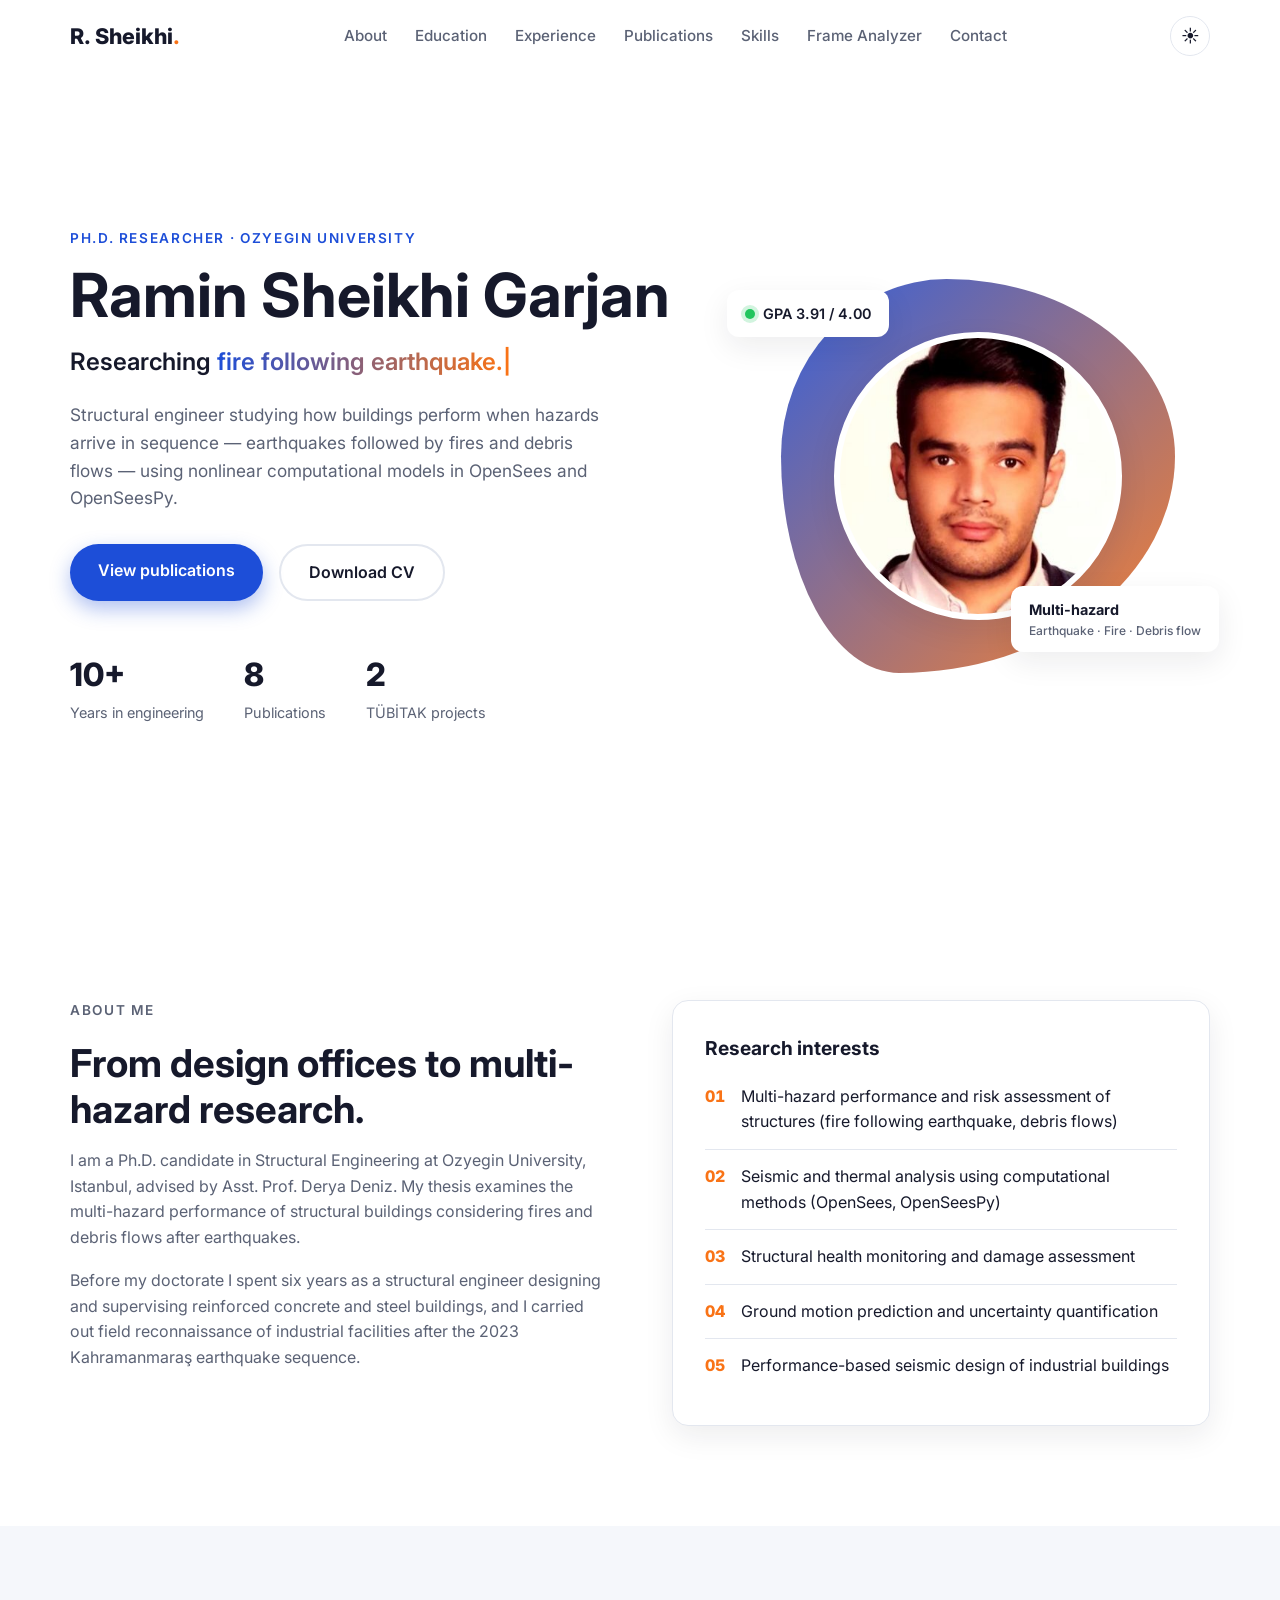
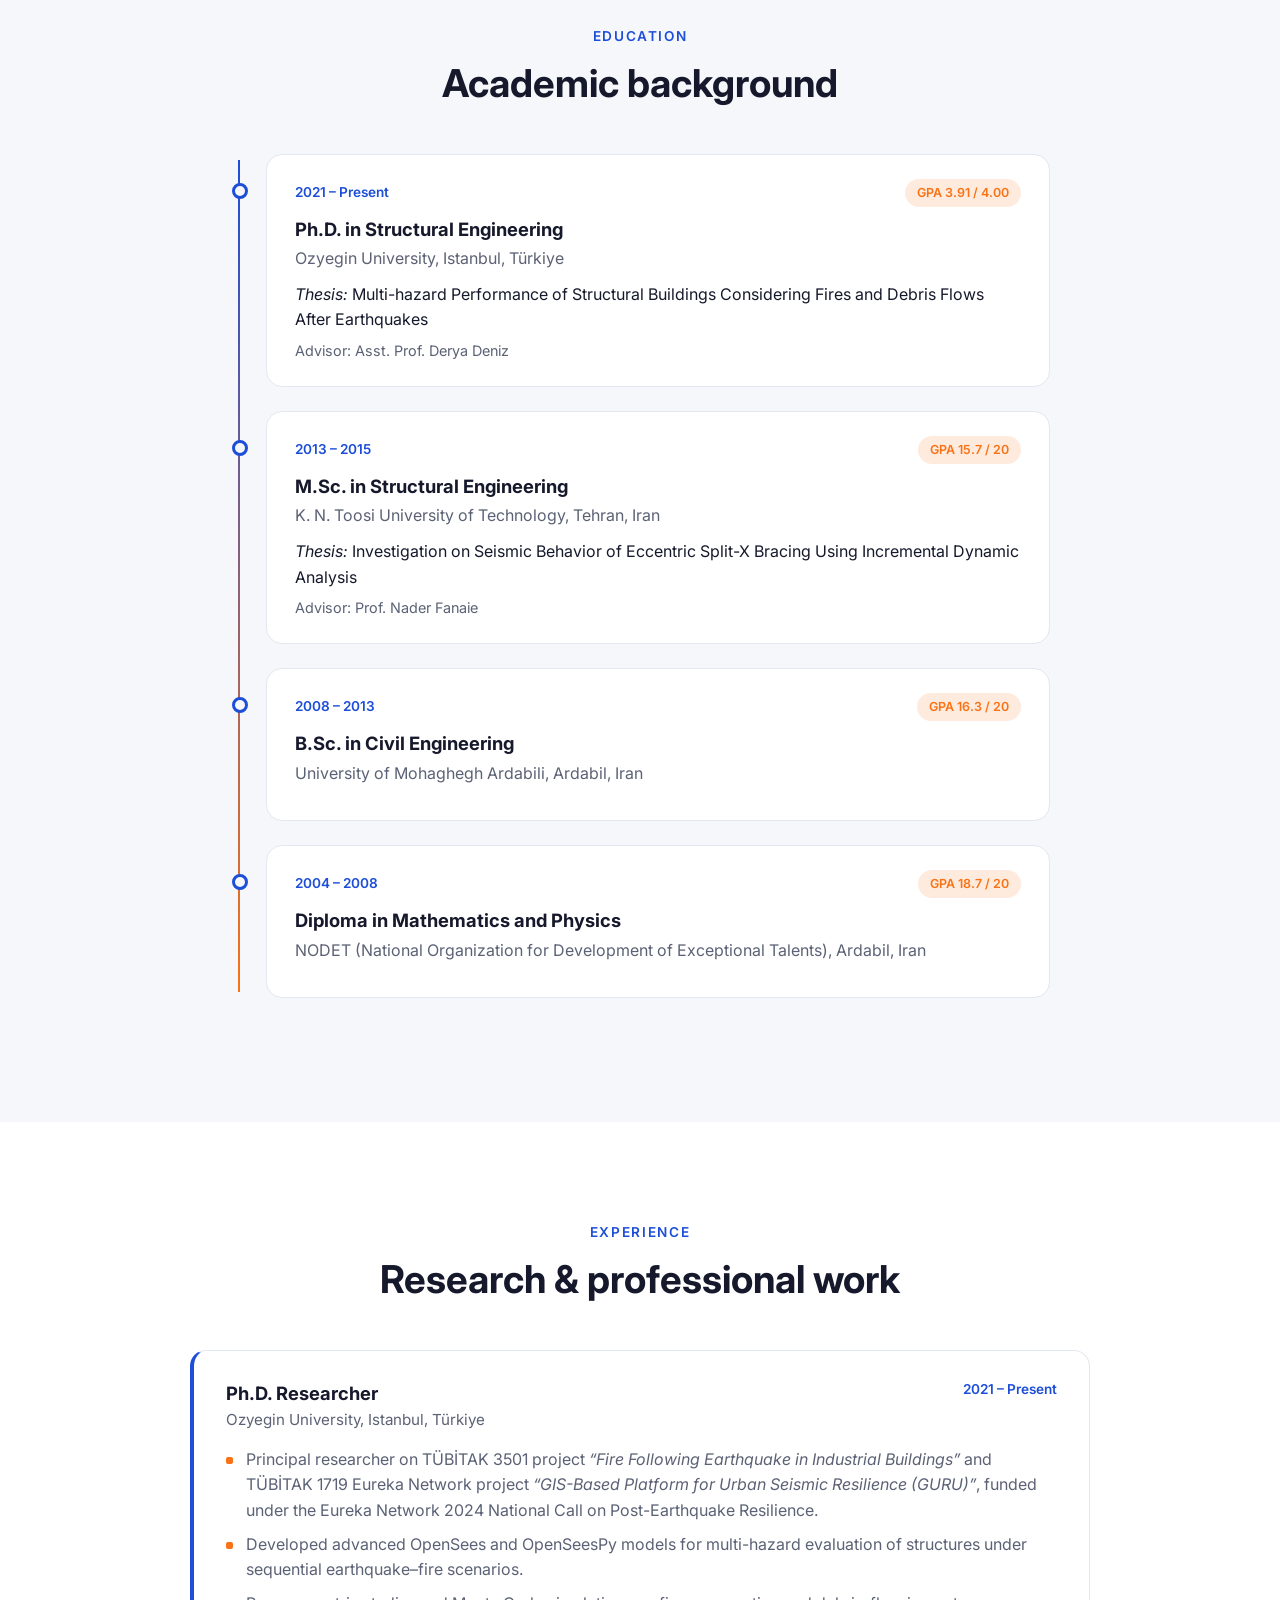
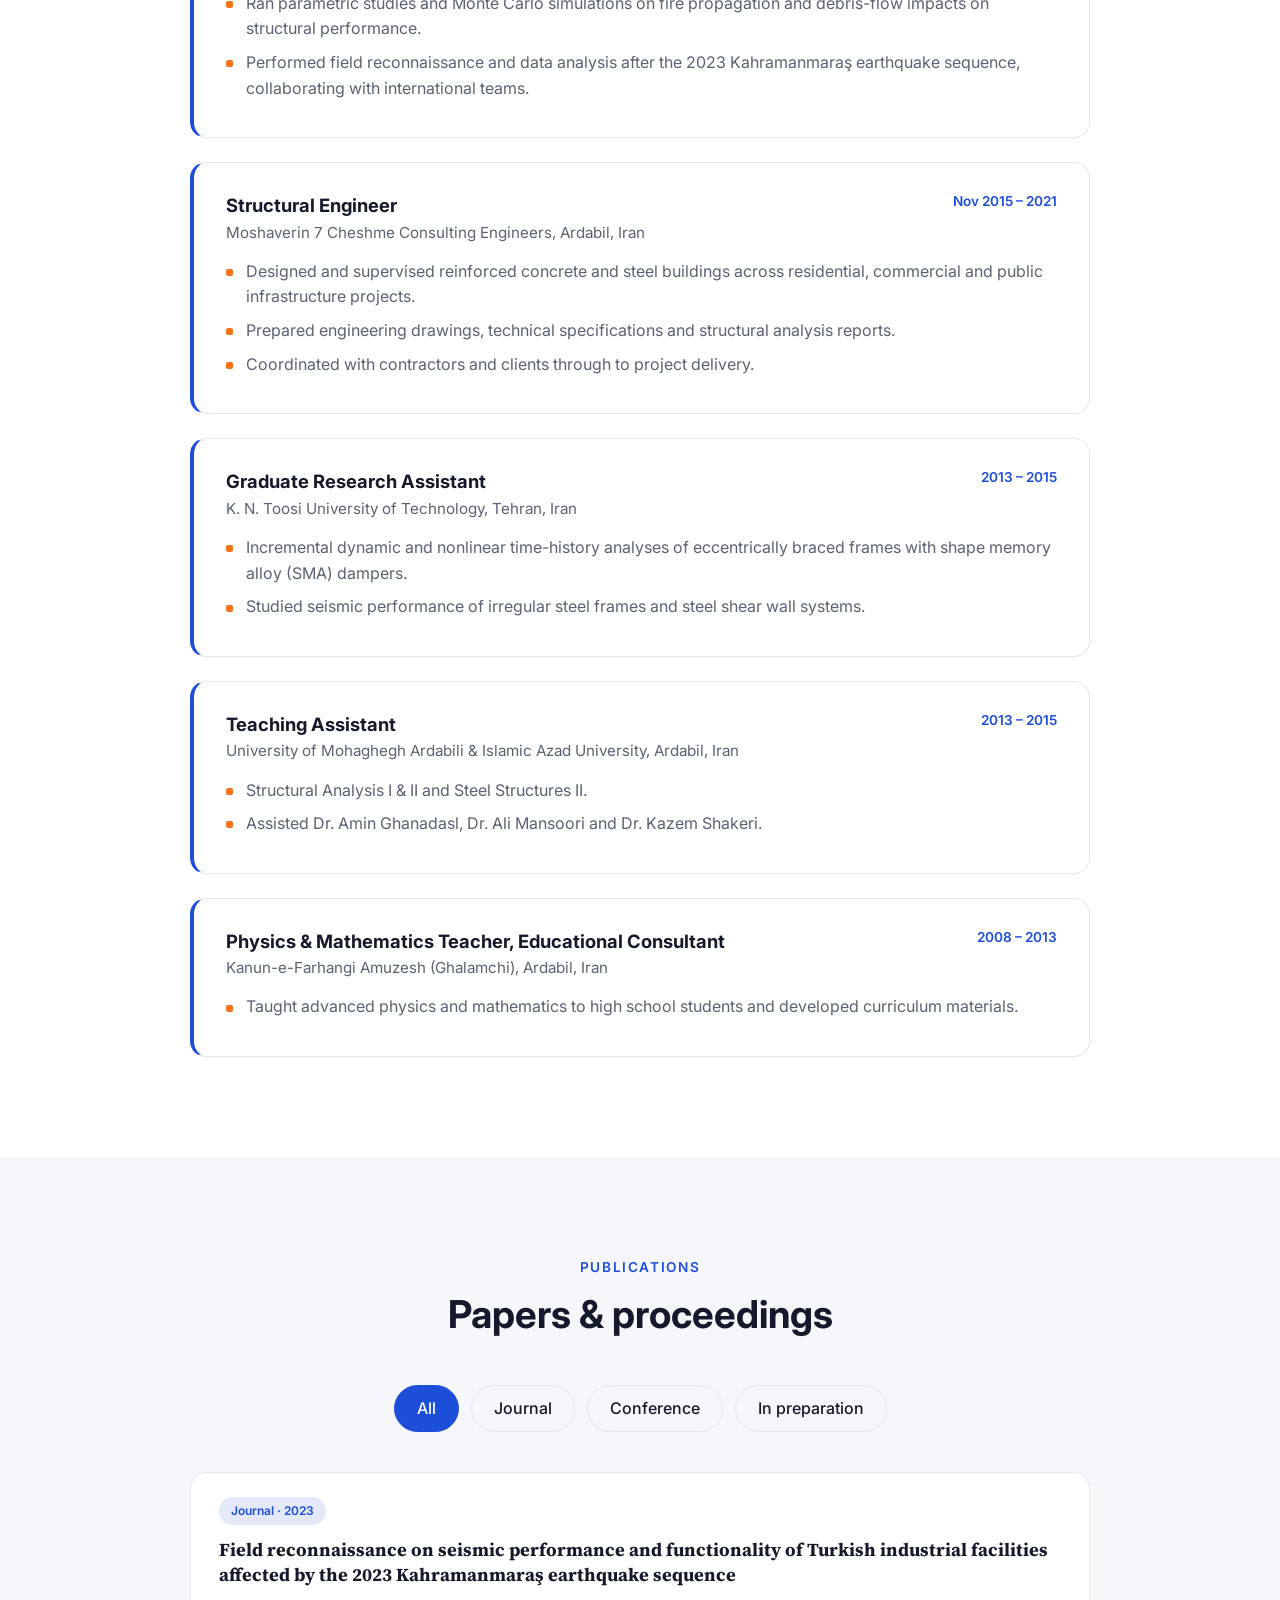
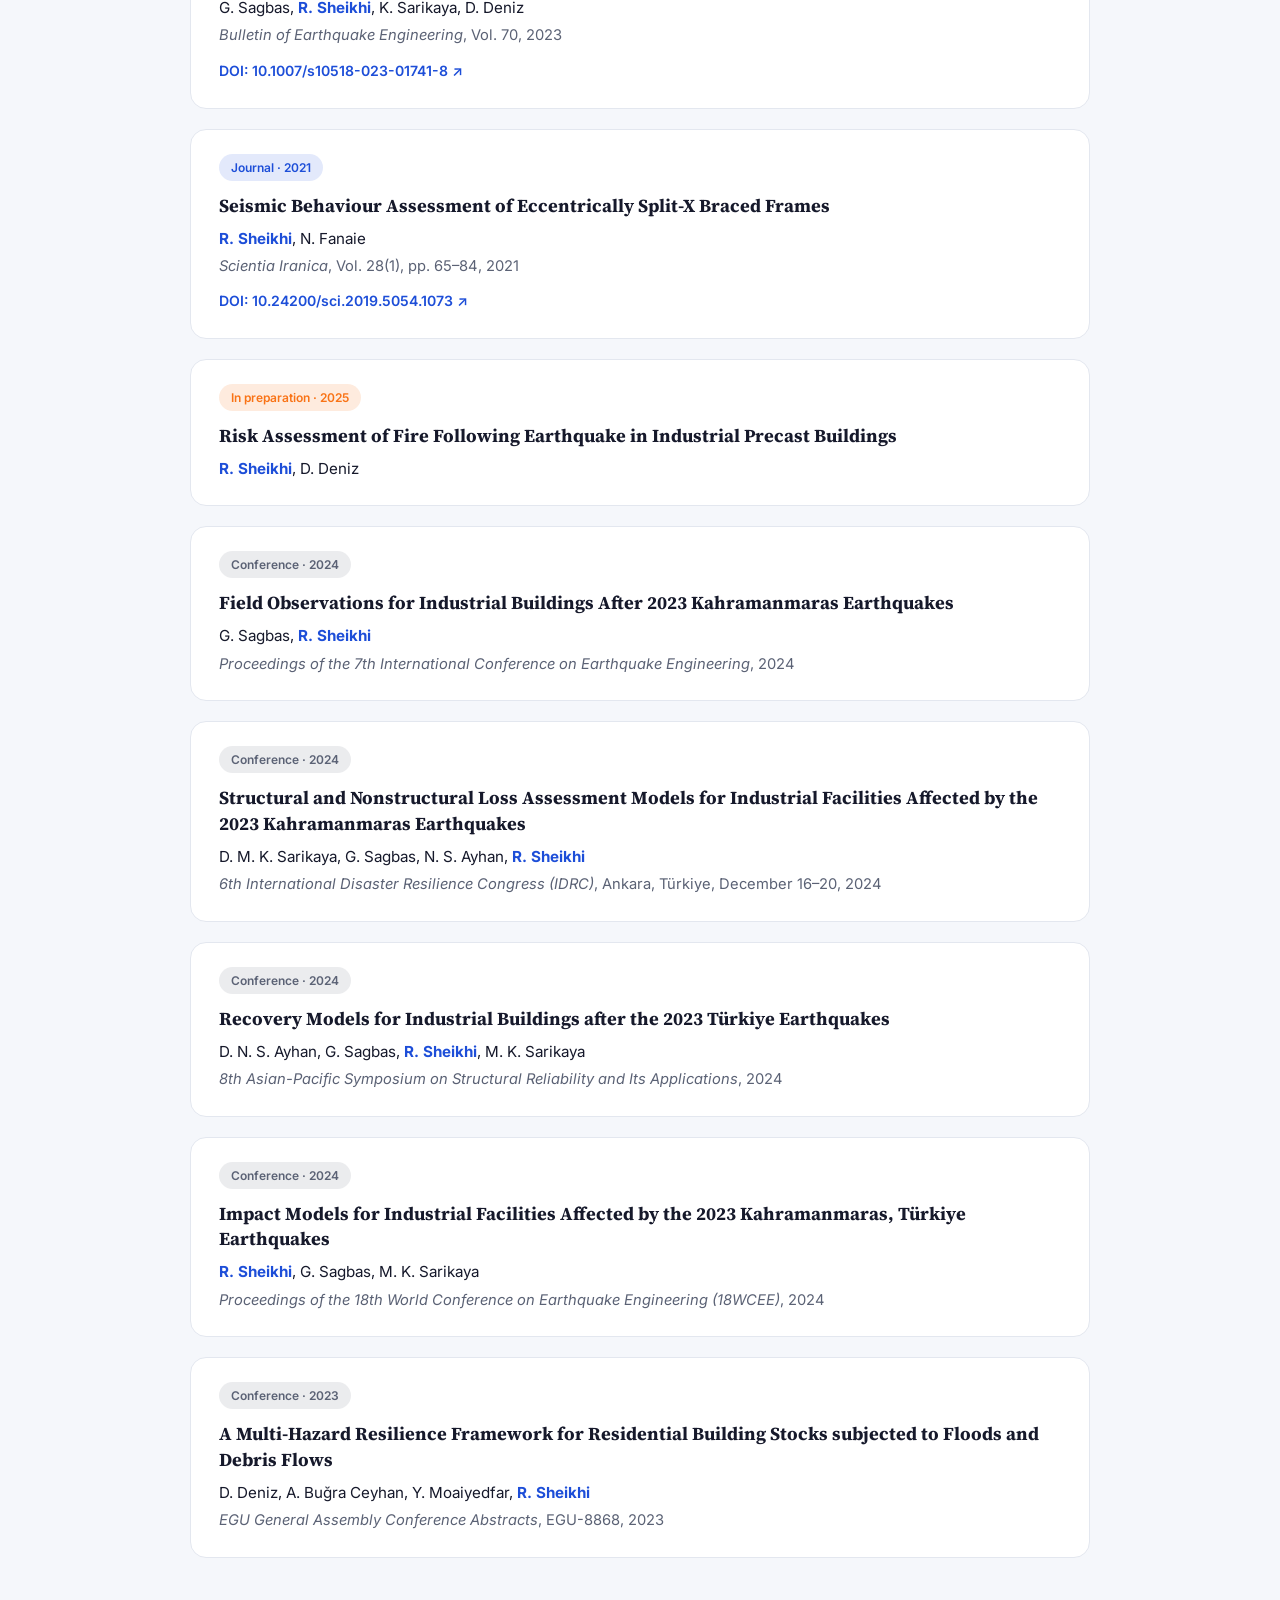
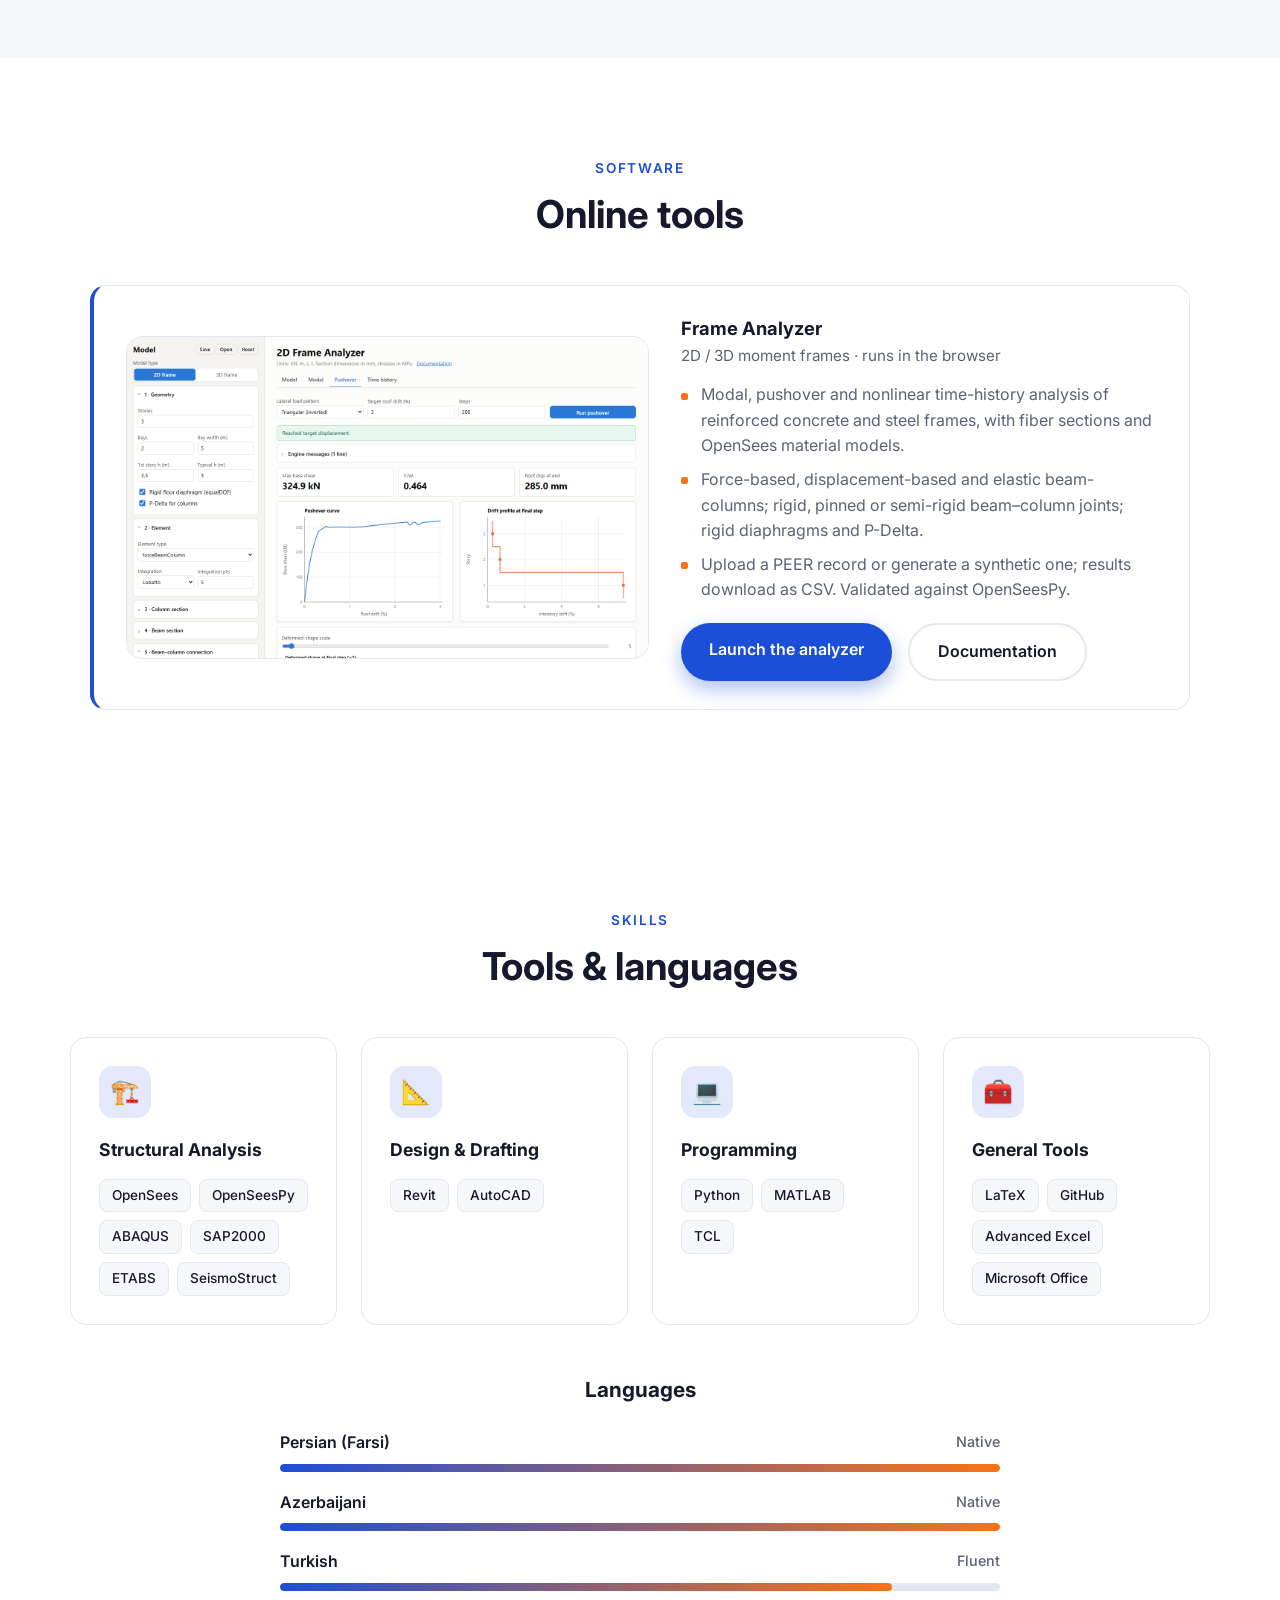
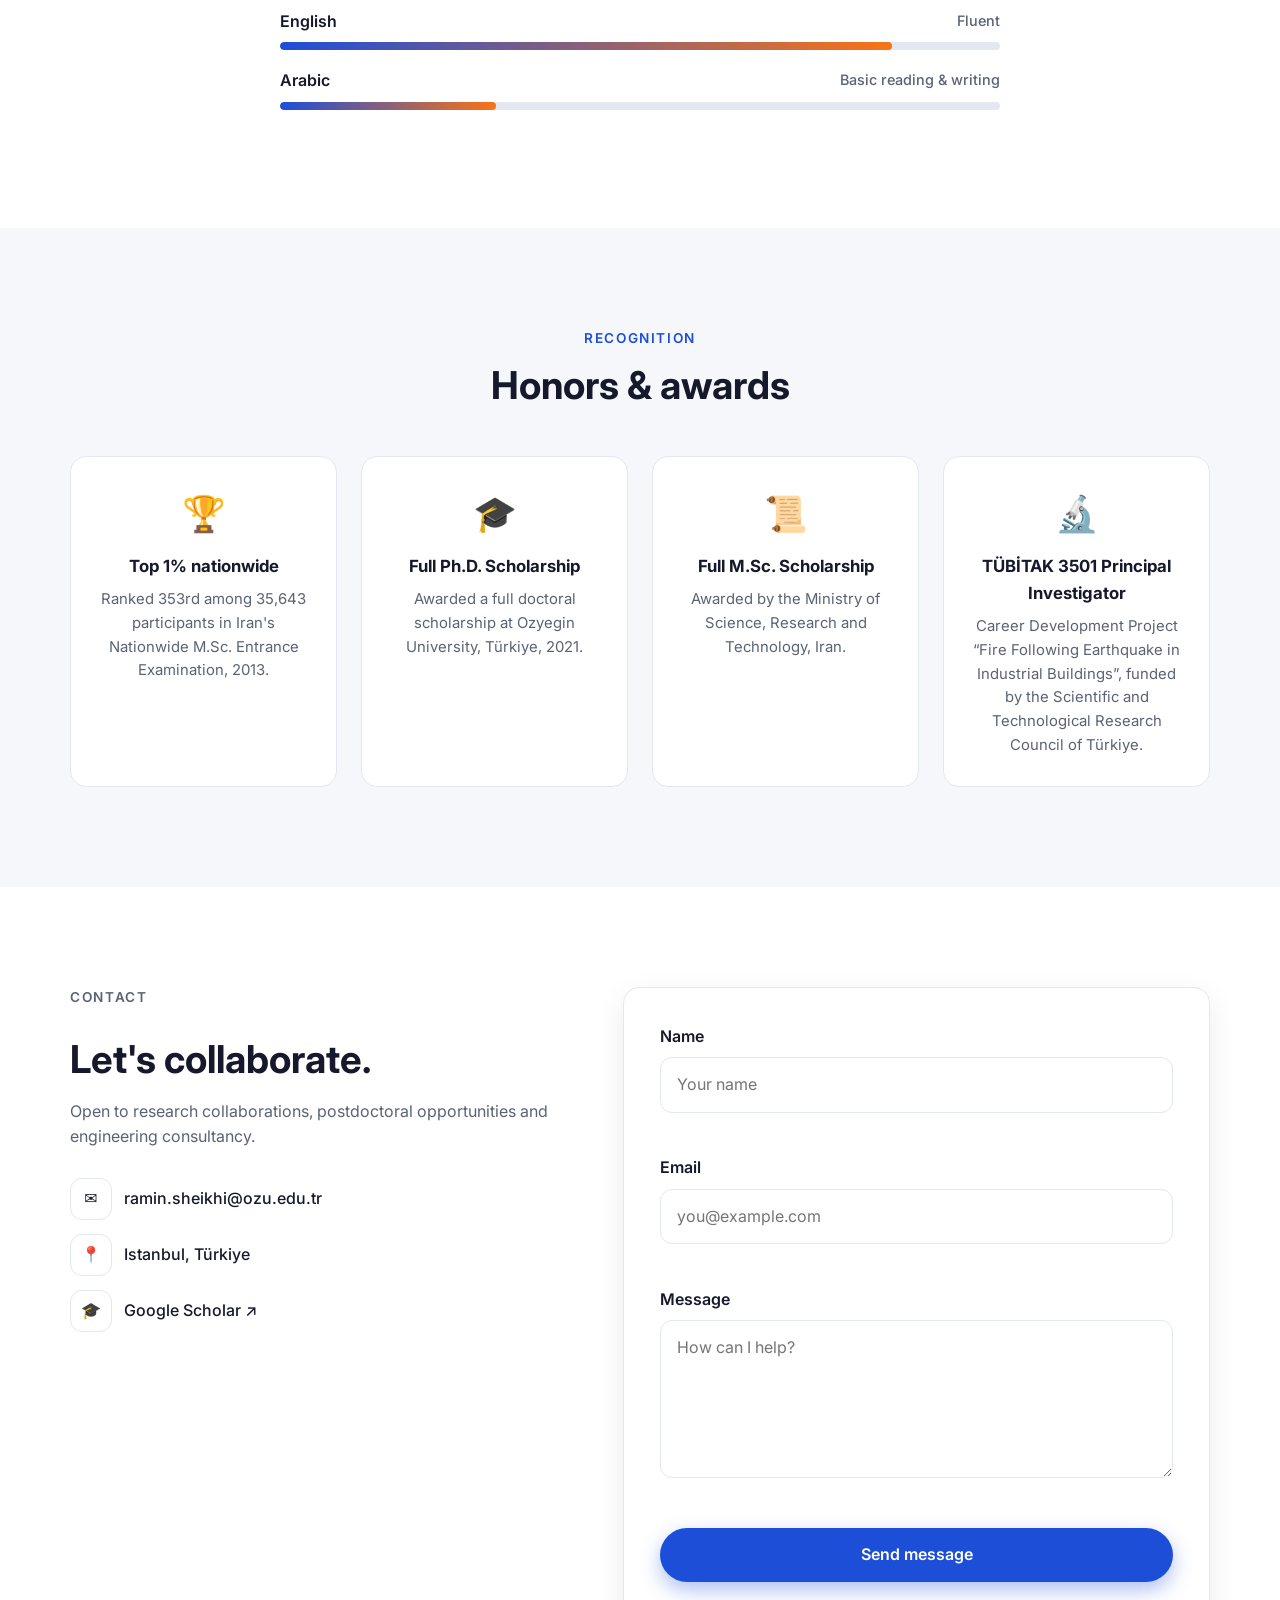
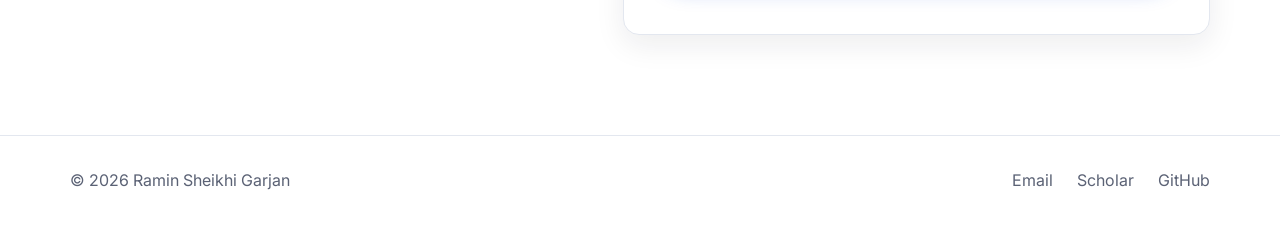
<file: index.html>
<!DOCTYPE html>
<html lang="en">
<head>
  <!-- Google Tag Manager -->
  <script>(function(w,d,s,l,i){w[l]=w[l]||[];w[l].push({'gtm.start':
  new Date().getTime(),event:'gtm.js'});var f=d.getElementsByTagName(s)[0],
  j=d.createElement(s),dl=l!='dataLayer'?'&l='+l:'';j.async=true;j.src=
  'https://www.googletagmanager.com/gtm.js?id='+i+dl;f.parentNode.insertBefore(j,f);
  })(window,document,'script','dataLayer','GTM-N8PHSGN9');</script>
  <!-- End Google Tag Manager -->

  <!-- Google tag (gtag.js) -->
  <script async src="https://www.googletagmanager.com/gtag/js?id=G-X739RKDZPJ"></script>
  <script>
    window.dataLayer = window.dataLayer || [];
    function gtag(){dataLayer.push(arguments);}
    gtag('js', new Date());

    gtag('config', 'G-X739RKDZPJ');
  </script>

  <meta charset="UTF-8">
  <meta name="viewport" content="width=device-width, initial-scale=1.0">
  <meta name="description" content="Ramin Sheikhi Garjan — Ph.D. researcher in Structural Engineering at Ozyegin University, working on multi-hazard performance of buildings.">
  <title>Ramin Sheikhi Garjan — Structural Engineer</title>

  <link rel="preconnect" href="https://fonts.googleapis.com">
  <link rel="preconnect" href="https://fonts.gstatic.com" crossorigin>
  <link href="https://fonts.googleapis.com/css2?family=Inter:wght@400;500;600;700;800&family=Source+Serif+4:ital,wght@0,600;1,400&display=swap" rel="stylesheet">

  <link rel="stylesheet" href="css/style.css">
</head>
<body>
  <!-- Google Tag Manager (noscript) -->
  <noscript><iframe src="https://www.googletagmanager.com/ns.html?id=GTM-N8PHSGN9"
  height="0" width="0" style="display:none;visibility:hidden"></iframe></noscript>
  <!-- End Google Tag Manager (noscript) -->

  <!-- ========== HEADER / NAV ========== -->
  <header class="header" id="header">
    <nav class="nav container">
      <a href="#home" class="logo">R. Sheikhi<span>.</span></a>

      <ul class="nav__menu" id="navMenu">
        <li><a href="#about" class="nav__link">About</a></li>
        <li><a href="#education" class="nav__link">Education</a></li>
        <li><a href="#experience" class="nav__link">Experience</a></li>
        <li><a href="#publications" class="nav__link">Publications</a></li>
        <li><a href="#skills" class="nav__link">Skills</a></li>
        <li><a href="frame-analyzer/" class="nav__link">Frame Analyzer</a></li>
        <li><a href="#contact" class="nav__link">Contact</a></li>
      </ul>

      <div class="nav__actions">
        <button class="icon-btn" id="themeToggle" aria-label="Toggle dark mode">
          <span class="icon-sun">☀</span>
          <span class="icon-moon">☾</span>
        </button>
        <button class="nav__toggle" id="navToggle" aria-label="Open menu" aria-expanded="false">
          <span></span><span></span><span></span>
        </button>
      </div>
    </nav>
  </header>

  <main>
    <!-- ========== HERO ========== -->
    <section class="hero" id="home">
      <div class="container hero__inner">
        <div class="hero__text">
          <p class="eyebrow">Ph.D. Researcher · Ozyegin University</p>
          <h1 class="hero__title">
            Ramin Sheikhi Garjan
          </h1>
          <p class="hero__sub">
            Researching <span class="gradient-text" id="typed"></span><span class="cursor">|</span>
          </p>
          <p class="hero__desc">
            Structural engineer studying how buildings perform when hazards arrive in sequence —
            earthquakes followed by fires and debris flows — using nonlinear computational models
            in OpenSees and OpenSeesPy.
          </p>
          <div class="hero__buttons">
            <a href="#publications" class="btn btn--primary">View publications</a>
            <a href="Ramin_Sheikhi_Resume.pdf" class="btn btn--ghost" download>Download CV</a>
          </div>

          <ul class="stats">
            <li><strong class="counter" data-target="10" data-suffix="+">0</strong><span>Years in engineering</span></li>
            <li><strong class="counter" data-target="8">0</strong><span>Publications</span></li>
            <li><strong class="counter" data-target="2">0</strong><span>TÜBİTAK projects</span></li>
          </ul>
        </div>

        <div class="hero__visual">
          <div class="blob" aria-hidden="true"></div>
          <div class="card-float card-float--1" aria-hidden="true">
            <span class="dot dot--green"></span> GPA 3.91 / 4.00
          </div>
          <div class="card-float card-float--2" aria-hidden="true">
            <strong>Multi-hazard</strong>
            <small>Earthquake · Fire · Debris flow</small>
          </div>
          <div class="avatar">
            <img src="images/ramin-sheikhi.jpg" alt="Portrait of Ramin Sheikhi Garjan" width="372" height="491">
          </div>
        </div>
      </div>
    </section>

    <!-- ========== ABOUT / RESEARCH INTERESTS ========== -->
    <section class="section" id="about">
      <div class="container about">
        <div class="about__content reveal">
          <p class="eyebrow">About me</p>
          <h2 class="section__title">From design offices to multi-hazard research.</h2>
          <p>
            I am a Ph.D. candidate in Structural Engineering at Ozyegin University, Istanbul,
            advised by Asst. Prof. Derya Deniz. My thesis examines the multi-hazard performance of
            structural buildings considering fires and debris flows after earthquakes.
          </p>
          <p>
            Before my doctorate I spent six years as a structural engineer designing and supervising
            reinforced concrete and steel buildings, and I carried out field reconnaissance of
            industrial facilities after the 2023 Kahramanmaraş earthquake sequence.
          </p>
        </div>

        <div class="interests reveal">
          <h3 class="interests__title">Research interests</h3>
          <ul class="interests__list">
            <li><span>01</span>Multi-hazard performance and risk assessment of structures (fire following earthquake, debris flows)</li>
            <li><span>02</span>Seismic and thermal analysis using computational methods (OpenSees, OpenSeesPy)</li>
            <li><span>03</span>Structural health monitoring and damage assessment</li>
            <li><span>04</span>Ground motion prediction and uncertainty quantification</li>
            <li><span>05</span>Performance-based seismic design of industrial buildings</li>
          </ul>
        </div>
      </div>
    </section>

    <!-- ========== EDUCATION ========== -->
    <section class="section section--alt" id="education">
      <div class="container">
        <div class="section__head reveal">
          <p class="eyebrow">Education</p>
          <h2 class="section__title">Academic background</h2>
        </div>

        <ol class="timeline">
          <li class="timeline__item reveal">
            <div class="timeline__meta">
              <span class="timeline__date">2021 – Present</span>
              <span class="badge">GPA 3.91 / 4.00</span>
            </div>
            <h3>Ph.D. in Structural Engineering</h3>
            <p class="timeline__place">Ozyegin University, Istanbul, Türkiye</p>
            <p><em>Thesis:</em> Multi-hazard Performance of Structural Buildings Considering Fires and Debris Flows After Earthquakes</p>
            <p class="timeline__note">Advisor: Asst. Prof. Derya Deniz</p>
          </li>
          <li class="timeline__item reveal">
            <div class="timeline__meta">
              <span class="timeline__date">2013 – 2015</span>
              <span class="badge">GPA 15.7 / 20</span>
            </div>
            <h3>M.Sc. in Structural Engineering</h3>
            <p class="timeline__place">K. N. Toosi University of Technology, Tehran, Iran</p>
            <p><em>Thesis:</em> Investigation on Seismic Behavior of Eccentric Split-X Bracing Using Incremental Dynamic Analysis</p>
            <p class="timeline__note">Advisor: Prof. Nader Fanaie</p>
          </li>
          <li class="timeline__item reveal">
            <div class="timeline__meta">
              <span class="timeline__date">2008 – 2013</span>
              <span class="badge">GPA 16.3 / 20</span>
            </div>
            <h3>B.Sc. in Civil Engineering</h3>
            <p class="timeline__place">University of Mohaghegh Ardabili, Ardabil, Iran</p>
          </li>
          <li class="timeline__item reveal">
            <div class="timeline__meta">
              <span class="timeline__date">2004 – 2008</span>
              <span class="badge">GPA 18.7 / 20</span>
            </div>
            <h3>Diploma in Mathematics and Physics</h3>
            <p class="timeline__place">NODET (National Organization for Development of Exceptional Talents), Ardabil, Iran</p>
          </li>
        </ol>
      </div>
    </section>

    <!-- ========== EXPERIENCE ========== -->
    <section class="section" id="experience">
      <div class="container">
        <div class="section__head reveal">
          <p class="eyebrow">Experience</p>
          <h2 class="section__title">Research & professional work</h2>
        </div>

        <div class="experience">
          <article class="job reveal">
            <div class="job__head">
              <div>
                <h3>Ph.D. Researcher</h3>
                <p class="job__place">Ozyegin University, Istanbul, Türkiye</p>
              </div>
              <span class="timeline__date">2021 – Present</span>
            </div>
            <ul>
              <li>Principal researcher on TÜBİTAK 3501 project <em>“Fire Following Earthquake in Industrial Buildings”</em> and TÜBİTAK 1719 Eureka Network project <em>“GIS-Based Platform for Urban Seismic Resilience (GURU)”</em>, funded under the Eureka Network 2024 National Call on Post-Earthquake Resilience.</li>
              <li>Developed advanced OpenSees and OpenSeesPy models for multi-hazard evaluation of structures under sequential earthquake–fire scenarios.</li>
              <li>Ran parametric studies and Monte Carlo simulations on fire propagation and debris-flow impacts on structural performance.</li>
              <li>Performed field reconnaissance and data analysis after the 2023 Kahramanmaraş earthquake sequence, collaborating with international teams.</li>
            </ul>
          </article>

          <article class="job reveal">
            <div class="job__head">
              <div>
                <h3>Structural Engineer</h3>
                <p class="job__place">Moshaverin 7 Cheshme Consulting Engineers, Ardabil, Iran</p>
              </div>
              <span class="timeline__date">Nov 2015 – 2021</span>
            </div>
            <ul>
              <li>Designed and supervised reinforced concrete and steel buildings across residential, commercial and public infrastructure projects.</li>
              <li>Prepared engineering drawings, technical specifications and structural analysis reports.</li>
              <li>Coordinated with contractors and clients through to project delivery.</li>
            </ul>
          </article>

          <article class="job reveal">
            <div class="job__head">
              <div>
                <h3>Graduate Research Assistant</h3>
                <p class="job__place">K. N. Toosi University of Technology, Tehran, Iran</p>
              </div>
              <span class="timeline__date">2013 – 2015</span>
            </div>
            <ul>
              <li>Incremental dynamic and nonlinear time-history analyses of eccentrically braced frames with shape memory alloy (SMA) dampers.</li>
              <li>Studied seismic performance of irregular steel frames and steel shear wall systems.</li>
            </ul>
          </article>

          <article class="job reveal">
            <div class="job__head">
              <div>
                <h3>Teaching Assistant</h3>
                <p class="job__place">University of Mohaghegh Ardabili & Islamic Azad University, Ardabil, Iran</p>
              </div>
              <span class="timeline__date">2013 – 2015</span>
            </div>
            <ul>
              <li>Structural Analysis I & II and Steel Structures II.</li>
              <li>Assisted Dr. Amin Ghanadasl, Dr. Ali Mansoori and Dr. Kazem Shakeri.</li>
            </ul>
          </article>

          <article class="job reveal">
            <div class="job__head">
              <div>
                <h3>Physics & Mathematics Teacher, Educational Consultant</h3>
                <p class="job__place">Kanun-e-Farhangi Amuzesh (Ghalamchi), Ardabil, Iran</p>
              </div>
              <span class="timeline__date">2008 – 2013</span>
            </div>
            <ul>
              <li>Taught advanced physics and mathematics to high school students and developed curriculum materials.</li>
            </ul>
          </article>
        </div>
      </div>
    </section>

    <!-- ========== PUBLICATIONS ========== -->
    <section class="section section--alt" id="publications">
      <div class="container">
        <div class="section__head reveal">
          <p class="eyebrow">Publications</p>
          <h2 class="section__title">Papers & proceedings</h2>
        </div>

        <div class="filters reveal">
          <button class="filter active" data-filter="all">All</button>
          <button class="filter" data-filter="journal">Journal</button>
          <button class="filter" data-filter="conference">Conference</button>
          <button class="filter" data-filter="preparation">In preparation</button>
        </div>

        <ol class="pubs">
          <li class="pub reveal" data-category="journal">
            <span class="tag tag--journal">Journal · 2023</span>
            <h3>Field reconnaissance on seismic performance and functionality of Turkish industrial facilities affected by the 2023 Kahramanmaraş earthquake sequence</h3>
            <p class="pub__authors">G. Sagbas, <strong>R. Sheikhi</strong>, K. Sarikaya, D. Deniz</p>
            <p class="pub__venue"><em>Bulletin of Earthquake Engineering</em>, Vol. 70, 2023</p>
            <a class="pub__link" href="https://doi.org/10.1007/s10518-023-01741-8" target="_blank" rel="noopener">DOI: 10.1007/s10518-023-01741-8 ↗</a>
          </li>
          <li class="pub reveal" data-category="journal">
            <span class="tag tag--journal">Journal · 2021</span>
            <h3>Seismic Behaviour Assessment of Eccentrically Split-X Braced Frames</h3>
            <p class="pub__authors"><strong>R. Sheikhi</strong>, N. Fanaie</p>
            <p class="pub__venue"><em>Scientia Iranica</em>, Vol. 28(1), pp. 65–84, 2021</p>
            <a class="pub__link" href="https://doi.org/10.24200/sci.2019.5054.1073" target="_blank" rel="noopener">DOI: 10.24200/sci.2019.5054.1073 ↗</a>
          </li>
          <li class="pub reveal" data-category="preparation">
            <span class="tag tag--prep">In preparation · 2025</span>
            <h3>Risk Assessment of Fire Following Earthquake in Industrial Precast Buildings</h3>
            <p class="pub__authors"><strong>R. Sheikhi</strong>, D. Deniz</p>
          </li>
          <li class="pub reveal" data-category="conference">
            <span class="tag">Conference · 2024</span>
            <h3>Field Observations for Industrial Buildings After 2023 Kahramanmaras Earthquakes</h3>
            <p class="pub__authors">G. Sagbas, <strong>R. Sheikhi</strong></p>
            <p class="pub__venue"><em>Proceedings of the 7th International Conference on Earthquake Engineering</em>, 2024</p>
          </li>
          <li class="pub reveal" data-category="conference">
            <span class="tag">Conference · 2024</span>
            <h3>Structural and Nonstructural Loss Assessment Models for Industrial Facilities Affected by the 2023 Kahramanmaras Earthquakes</h3>
            <p class="pub__authors">D. M. K. Sarikaya, G. Sagbas, N. S. Ayhan, <strong>R. Sheikhi</strong></p>
            <p class="pub__venue"><em>6th International Disaster Resilience Congress (IDRC)</em>, Ankara, Türkiye, December 16–20, 2024</p>
          </li>
          <li class="pub reveal" data-category="conference">
            <span class="tag">Conference · 2024</span>
            <h3>Recovery Models for Industrial Buildings after the 2023 Türkiye Earthquakes</h3>
            <p class="pub__authors">D. N. S. Ayhan, G. Sagbas, <strong>R. Sheikhi</strong>, M. K. Sarikaya</p>
            <p class="pub__venue"><em>8th Asian-Pacific Symposium on Structural Reliability and Its Applications</em>, 2024</p>
          </li>
          <li class="pub reveal" data-category="conference">
            <span class="tag">Conference · 2024</span>
            <h3>Impact Models for Industrial Facilities Affected by the 2023 Kahramanmaras, Türkiye Earthquakes</h3>
            <p class="pub__authors"><strong>R. Sheikhi</strong>, G. Sagbas, M. K. Sarikaya</p>
            <p class="pub__venue"><em>Proceedings of the 18th World Conference on Earthquake Engineering (18WCEE)</em>, 2024</p>
          </li>
          <li class="pub reveal" data-category="conference">
            <span class="tag">Conference · 2023</span>
            <h3>A Multi-Hazard Resilience Framework for Residential Building Stocks subjected to Floods and Debris Flows</h3>
            <p class="pub__authors">D. Deniz, A. Buğra Ceyhan, Y. Moaiyedfar, <strong>R. Sheikhi</strong></p>
            <p class="pub__venue"><em>EGU General Assembly Conference Abstracts</em>, EGU-8868, 2023</p>
          </li>
        </ol>
      </div>
    </section>

    <!-- ========== SOFTWARE ========== -->
    <section class="section" id="software">
      <div class="container">
        <div class="section__head reveal">
          <p class="eyebrow">Software</p>
          <h2 class="section__title">Online tools</h2>
        </div>

        <article class="job software reveal">
          <a class="software__shot" href="frame-analyzer/" aria-label="Open the Frame Analyzer">
            <img src="images/frame-analyzer.png" alt="Frame Analyzer showing a pushover curve, drift profile and deformed shape" loading="lazy" width="1400" height="860">
          </a>
          <div class="software__body">
            <div class="job__head">
              <div>
                <h3>Frame Analyzer</h3>
                <p class="job__place">2D / 3D moment frames · runs in the browser</p>
              </div>
            </div>
            <ul>
              <li>Modal, pushover and nonlinear time-history analysis of reinforced concrete and steel frames, with fiber sections and OpenSees material models.</li>
              <li>Force-based, displacement-based and elastic beam-columns; rigid, pinned or semi-rigid beam–column joints; rigid diaphragms and P-Delta.</li>
              <li>Upload a PEER record or generate a synthetic one; results download as CSV. Validated against OpenSeesPy.</li>
            </ul>
            <div class="hero__buttons software__buttons">
              <a href="frame-analyzer/" class="btn btn--primary">Launch the analyzer</a>
              <a href="frame-analyzer/docs.html" class="btn btn--ghost">Documentation</a>
            </div>
          </div>
        </article>
      </div>
    </section>

    <!-- ========== SKILLS / LANGUAGES ========== -->
    <section class="section" id="skills">
      <div class="container">
        <div class="section__head reveal">
          <p class="eyebrow">Skills</p>
          <h2 class="section__title">Tools & languages</h2>
        </div>

        <div class="skills-grid">
          <div class="skill-card reveal">
            <div class="skill-card__icon">🏗️</div>
            <h3>Structural Analysis</h3>
            <ul class="chips">
              <li>OpenSees</li><li>OpenSeesPy</li><li>ABAQUS</li><li>SAP2000</li><li>ETABS</li><li>SeismoStruct</li>
            </ul>
          </div>
          <div class="skill-card reveal">
            <div class="skill-card__icon">📐</div>
            <h3>Design & Drafting</h3>
            <ul class="chips"><li>Revit</li><li>AutoCAD</li></ul>
          </div>
          <div class="skill-card reveal">
            <div class="skill-card__icon">💻</div>
            <h3>Programming</h3>
            <ul class="chips"><li>Python</li><li>MATLAB</li><li>TCL</li></ul>
          </div>
          <div class="skill-card reveal">
            <div class="skill-card__icon">🧰</div>
            <h3>General Tools</h3>
            <ul class="chips"><li>LaTeX</li><li>GitHub</li><li>Advanced Excel</li><li>Microsoft Office</li></ul>
          </div>
        </div>

        <div class="languages reveal">
          <h3>Languages</h3>
          <div class="lang">
            <div class="lang__head"><span>Persian (Farsi)</span><span>Native</span></div>
            <div class="lang__bar"><div class="lang__fill" data-width="100"></div></div>
          </div>
          <div class="lang">
            <div class="lang__head"><span>Azerbaijani</span><span>Native</span></div>
            <div class="lang__bar"><div class="lang__fill" data-width="100"></div></div>
          </div>
          <div class="lang">
            <div class="lang__head"><span>Turkish</span><span>Fluent</span></div>
            <div class="lang__bar"><div class="lang__fill" data-width="85"></div></div>
          </div>
          <div class="lang">
            <div class="lang__head"><span>English</span><span>Fluent</span></div>
            <div class="lang__bar"><div class="lang__fill" data-width="85"></div></div>
          </div>
          <div class="lang">
            <div class="lang__head"><span>Arabic</span><span>Basic reading & writing</span></div>
            <div class="lang__bar"><div class="lang__fill" data-width="30"></div></div>
          </div>
        </div>
      </div>
    </section>

    <!-- ========== HONORS ========== -->
    <section class="section section--alt" id="honors">
      <div class="container">
        <div class="section__head reveal">
          <p class="eyebrow">Recognition</p>
          <h2 class="section__title">Honors & awards</h2>
        </div>

        <div class="awards">
          <article class="award reveal">
            <span class="award__icon">🏆</span>
            <h3>Top 1% nationwide</h3>
            <p>Ranked 353rd among 35,643 participants in Iran's Nationwide M.Sc. Entrance Examination, 2013.</p>
          </article>
          <article class="award reveal">
            <span class="award__icon">🎓</span>
            <h3>Full Ph.D. Scholarship</h3>
            <p>Awarded a full doctoral scholarship at Ozyegin University, Türkiye, 2021.</p>
          </article>
          <article class="award reveal">
            <span class="award__icon">📜</span>
            <h3>Full M.Sc. Scholarship</h3>
            <p>Awarded by the Ministry of Science, Research and Technology, Iran.</p>
          </article>
          <article class="award reveal">
            <span class="award__icon">🔬</span>
            <h3>TÜBİTAK 3501 Principal Investigator</h3>
            <p>Career Development Project “Fire Following Earthquake in Industrial Buildings”, funded by the Scientific and Technological Research Council of Türkiye.</p>
          </article>
        </div>
      </div>
    </section>

    <!-- ========== CONTACT ========== -->
    <section class="section" id="contact">
      <div class="container contact">
        <div class="contact__info reveal">
          <p class="eyebrow">Contact</p>
          <h2 class="section__title">Let's collaborate.</h2>
          <p>Open to research collaborations, postdoctoral opportunities and engineering consultancy.</p>
          <ul class="contact__list">
            <li><span>✉</span><a href="mailto:ramin.sheikhi@ozu.edu.tr">ramin.sheikhi@ozu.edu.tr</a></li>
            <li><span>📍</span> Istanbul, Türkiye</li>
            <li><span>🎓</span><a href="https://scholar.google.com/" target="_blank" rel="noopener">Google Scholar ↗</a></li>
          </ul>
        </div>

        <form class="form reveal" id="contactForm" novalidate>
          <div class="form__group">
            <label for="name">Name</label>
            <input type="text" id="name" name="name" placeholder="Your name" required>
            <small class="form__error"></small>
          </div>
          <div class="form__group">
            <label for="email">Email</label>
            <input type="email" id="email" name="email" placeholder="you@example.com" required>
            <small class="form__error"></small>
          </div>
          <div class="form__group">
            <label for="message">Message</label>
            <textarea id="message" name="message" rows="5" placeholder="How can I help?" required></textarea>
            <small class="form__error"></small>
          </div>
          <button type="submit" class="btn btn--primary btn--full">Send message</button>
          <p class="form__success" id="formSuccess" role="status"></p>
        </form>
      </div>
    </section>
  </main>

  <!-- ========== FOOTER ========== -->
  <footer class="footer">
    <div class="container footer__inner">
      <p>© <span id="year"></span> Ramin Sheikhi Garjan</p>
      <div class="socials">
        <a href="mailto:ramin.sheikhi@ozu.edu.tr">Email</a>
        <a href="https://scholar.google.com/" target="_blank" rel="noopener">Scholar</a>
        <a href="https://github.com/ramin-sheikhi" target="_blank" rel="noopener">GitHub</a>
      </div>
    </div>
  </footer>

  <button class="to-top" id="toTop" aria-label="Back to top">↑</button>

  <script src="js/script.js"></script>
</body>
</html>
</file>
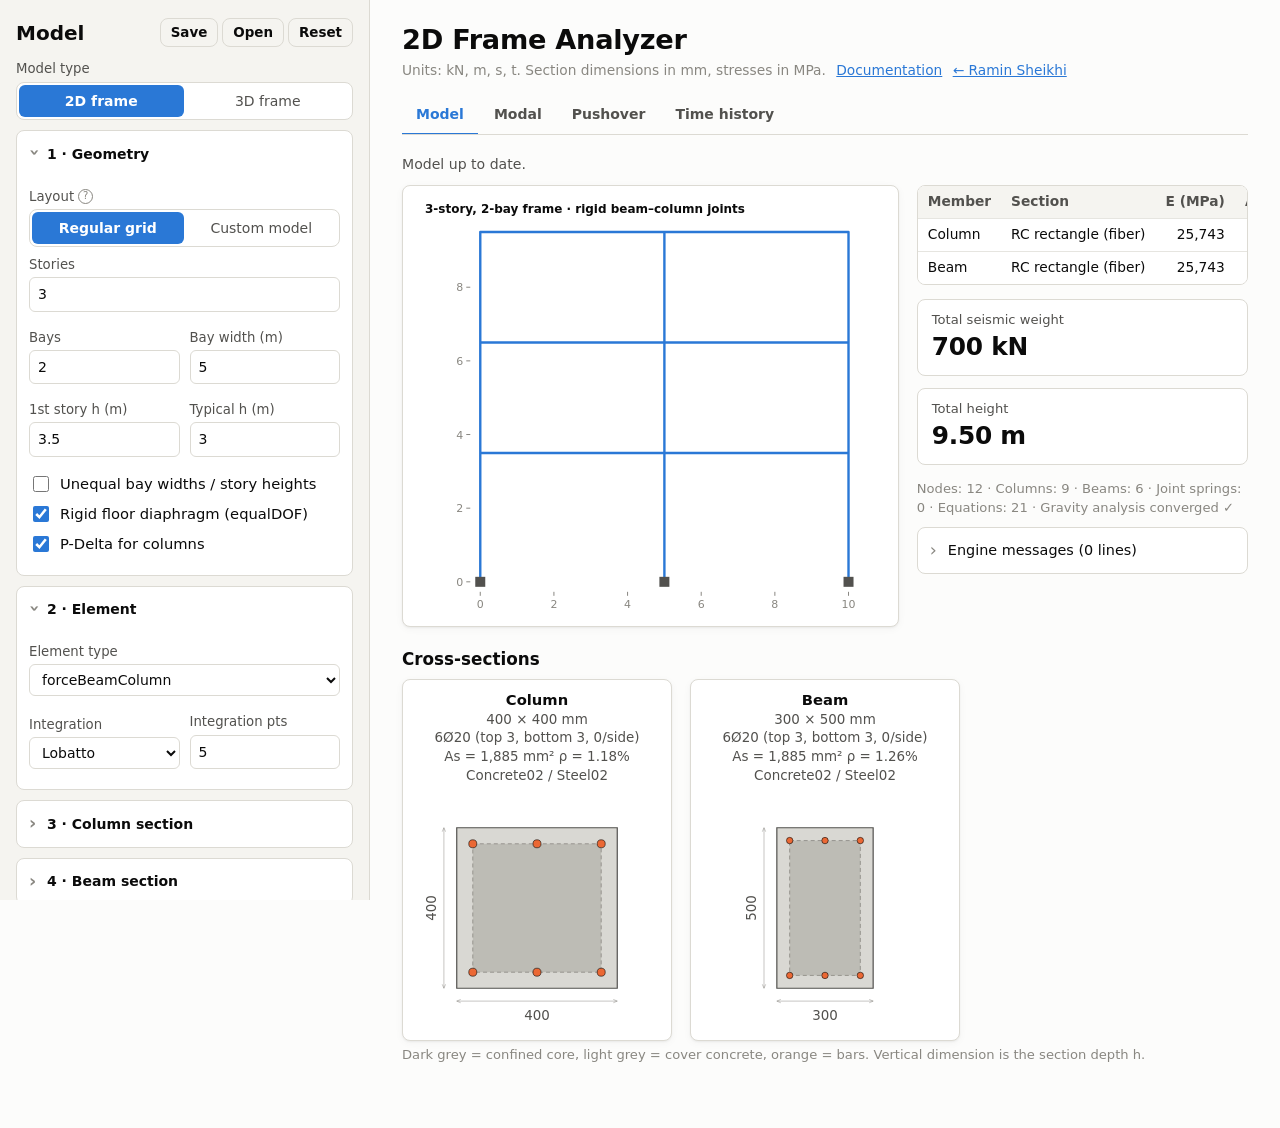
<file: frame-analyzer/index.html>
<!doctype html>
<html lang="en">
<head>
  <meta charset="utf-8">
  <!-- Google Tag Manager -->
  <script>(function(w,d,s,l,i){w[l]=w[l]||[];w[l].push({'gtm.start':
  new Date().getTime(),event:'gtm.js'});var f=d.getElementsByTagName(s)[0],
  j=d.createElement(s),dl=l!='dataLayer'?'&l='+l:'';j.async=true;j.src=
  'https://www.googletagmanager.com/gtm.js?id='+i+dl;f.parentNode.insertBefore(j,f);
  })(window,document,'script','dataLayer','GTM-N8PHSGN9');</script>
  <!-- End Google Tag Manager -->

  <!-- Google tag (gtag.js) -->
  <script async src="https://www.googletagmanager.com/gtag/js?id=G-X739RKDZPJ"></script>
  <script>
    window.dataLayer = window.dataLayer || [];
    function gtag(){dataLayer.push(arguments);}
    gtag('js', new Date());

    gtag('config', 'G-X739RKDZPJ');
  </script>

  <script>/* follow the light/dark theme chosen on the homepage */
    try { const t = localStorage.getItem("theme"); if (t) document.documentElement.setAttribute("data-theme", t); } catch (e) {}
  </script>
  <meta name="viewport" content="width=device-width, initial-scale=1">
  <title>Frame Analyzer — Ramin Sheikhi</title>
  <meta name="description" content="Modal, pushover and time-history analysis of 2D and 3D moment frames in the browser.">
  <link rel="stylesheet" href="css/style.css">
</head>
<body>
  <!-- Google Tag Manager (noscript) -->
  <noscript><iframe src="https://www.googletagmanager.com/ns.html?id=GTM-N8PHSGN9"
  height="0" width="0" style="display:none;visibility:hidden"></iframe></noscript>
  <!-- End Google Tag Manager (noscript) -->
  <div class="app">
    <aside class="sidebar" id="sidebar" aria-label="Model definition">
      <div class="sidebar-head">
        <h2>Model</h2>
        <div class="file-actions">
          <button type="button" class="btn small ghost" id="btn-save" title="Save the model to a JSON file">Save</button>
          <button type="button" class="btn small ghost" id="btn-open" title="Open a model JSON file">Open</button>
          <button type="button" class="btn small ghost" id="btn-reset" title="Restore the default model">Reset</button>
          <input type="file" id="file-open" accept=".json,application/json" hidden>
        </div>
      </div>
      <div id="model-form"></div>
    </aside>

    <main class="main">
      <header class="main-head">
        <button type="button" class="btn small ghost menu-btn" id="btn-menu" aria-controls="sidebar">☰ Model</button>
        <div>
          <h1 id="app-title">2D Frame Analyzer</h1>
          <p class="caption">Units: kN, m, s, t. Section dimensions in mm, stresses in MPa.
            <a href="docs.html" target="_blank" rel="noopener">Documentation</a>
            <a href="../">← Ramin Sheikhi</a></p>
        </div>
      </header>

      <nav class="tabs" role="tablist">
        <button type="button" role="tab" class="tab active" data-tab="model">Model</button>
        <button type="button" role="tab" class="tab" data-tab="modal">Modal</button>
        <button type="button" role="tab" class="tab" data-tab="po">Pushover</button>
        <button type="button" role="tab" class="tab" data-tab="th">Time history</button>
      </nav>

      <section class="tab-panel active" id="tab-model" role="tabpanel"></section>
      <section class="tab-panel" id="tab-modal" role="tabpanel"></section>
      <section class="tab-panel" id="tab-po" role="tabpanel"></section>
      <section class="tab-panel" id="tab-th" role="tabpanel"></section>
    </main>
  </div>

  <script src="js/linalg.js"></script>
  <script src="js/materials.js"></script>
  <script src="js/sections.js"></script>
  <script src="js/elements.js"></script>
  <script src="js/engine.js"></script>
  <script src="js/records.js"></script>
  <script src="js/plots.js"></script>
  <script src="js/editor.js"></script>
  <script src="js/app.js"></script>
</body>
</html>
</file>
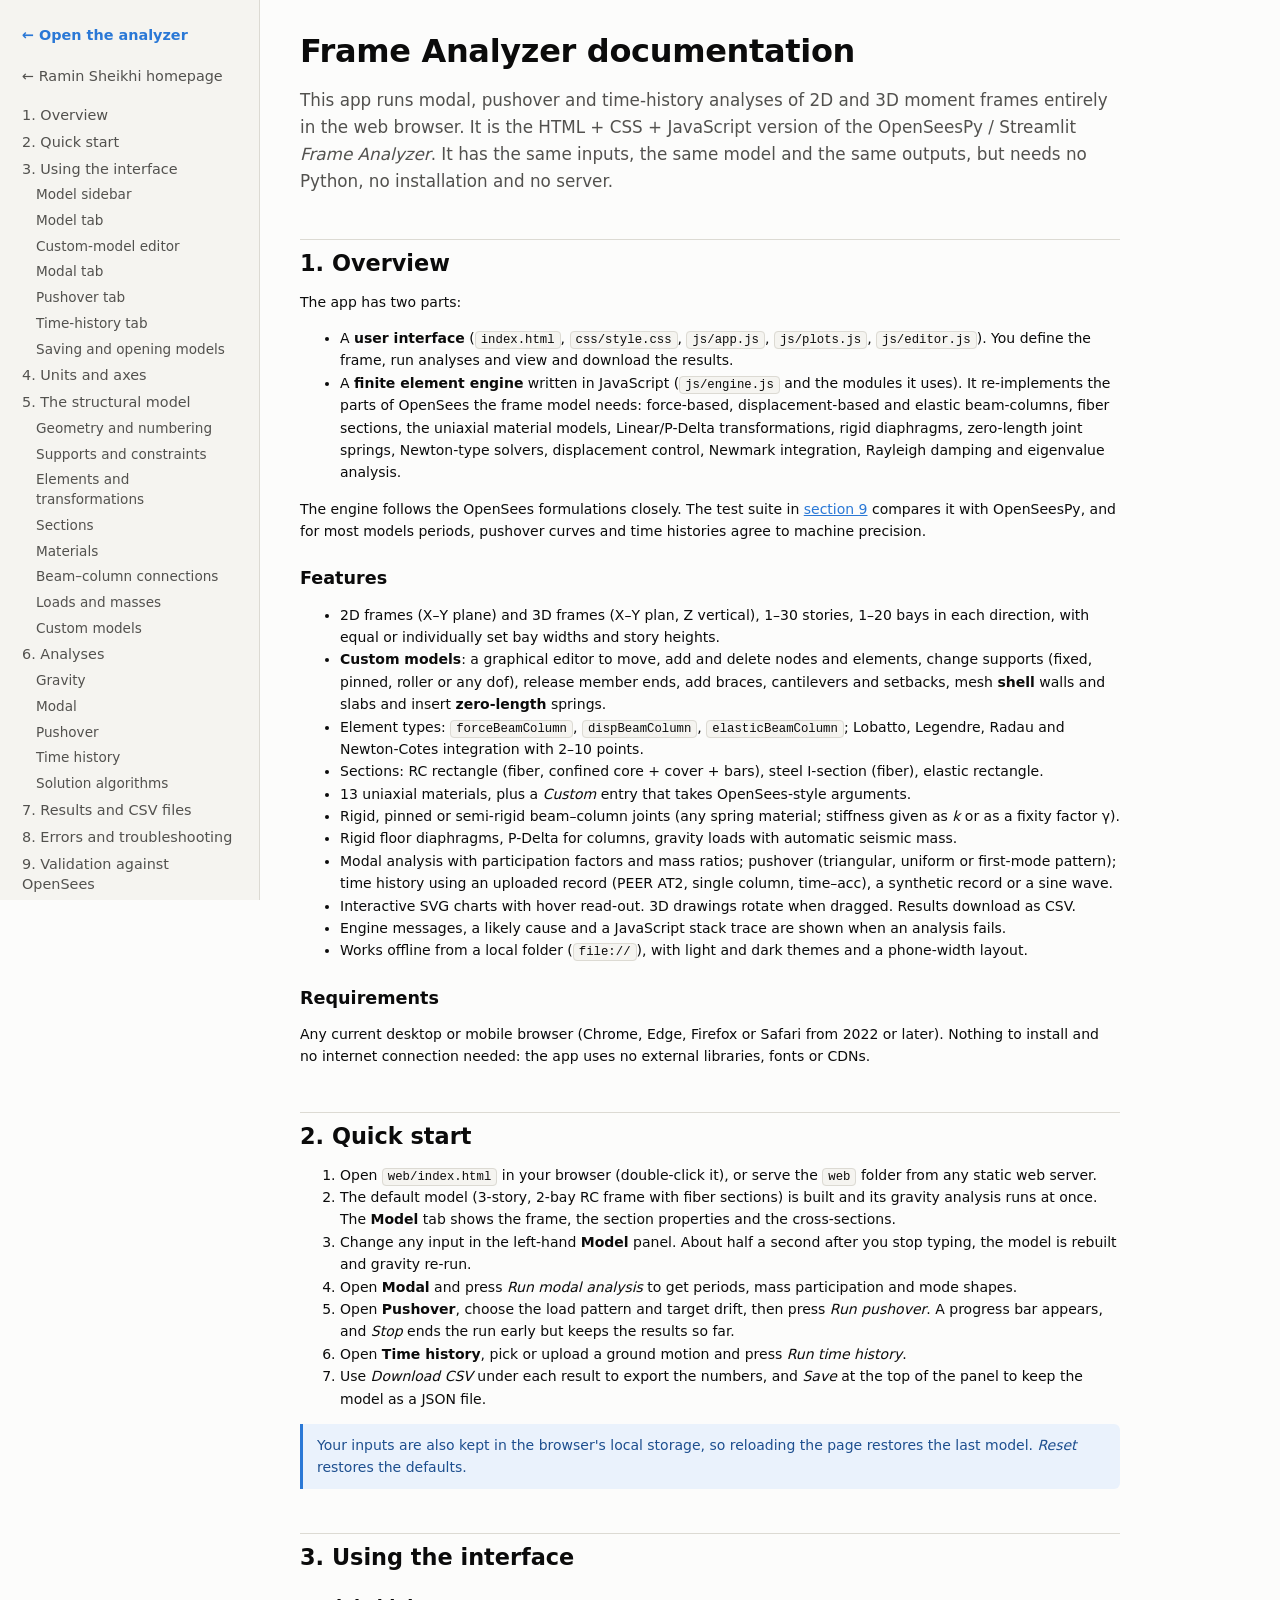
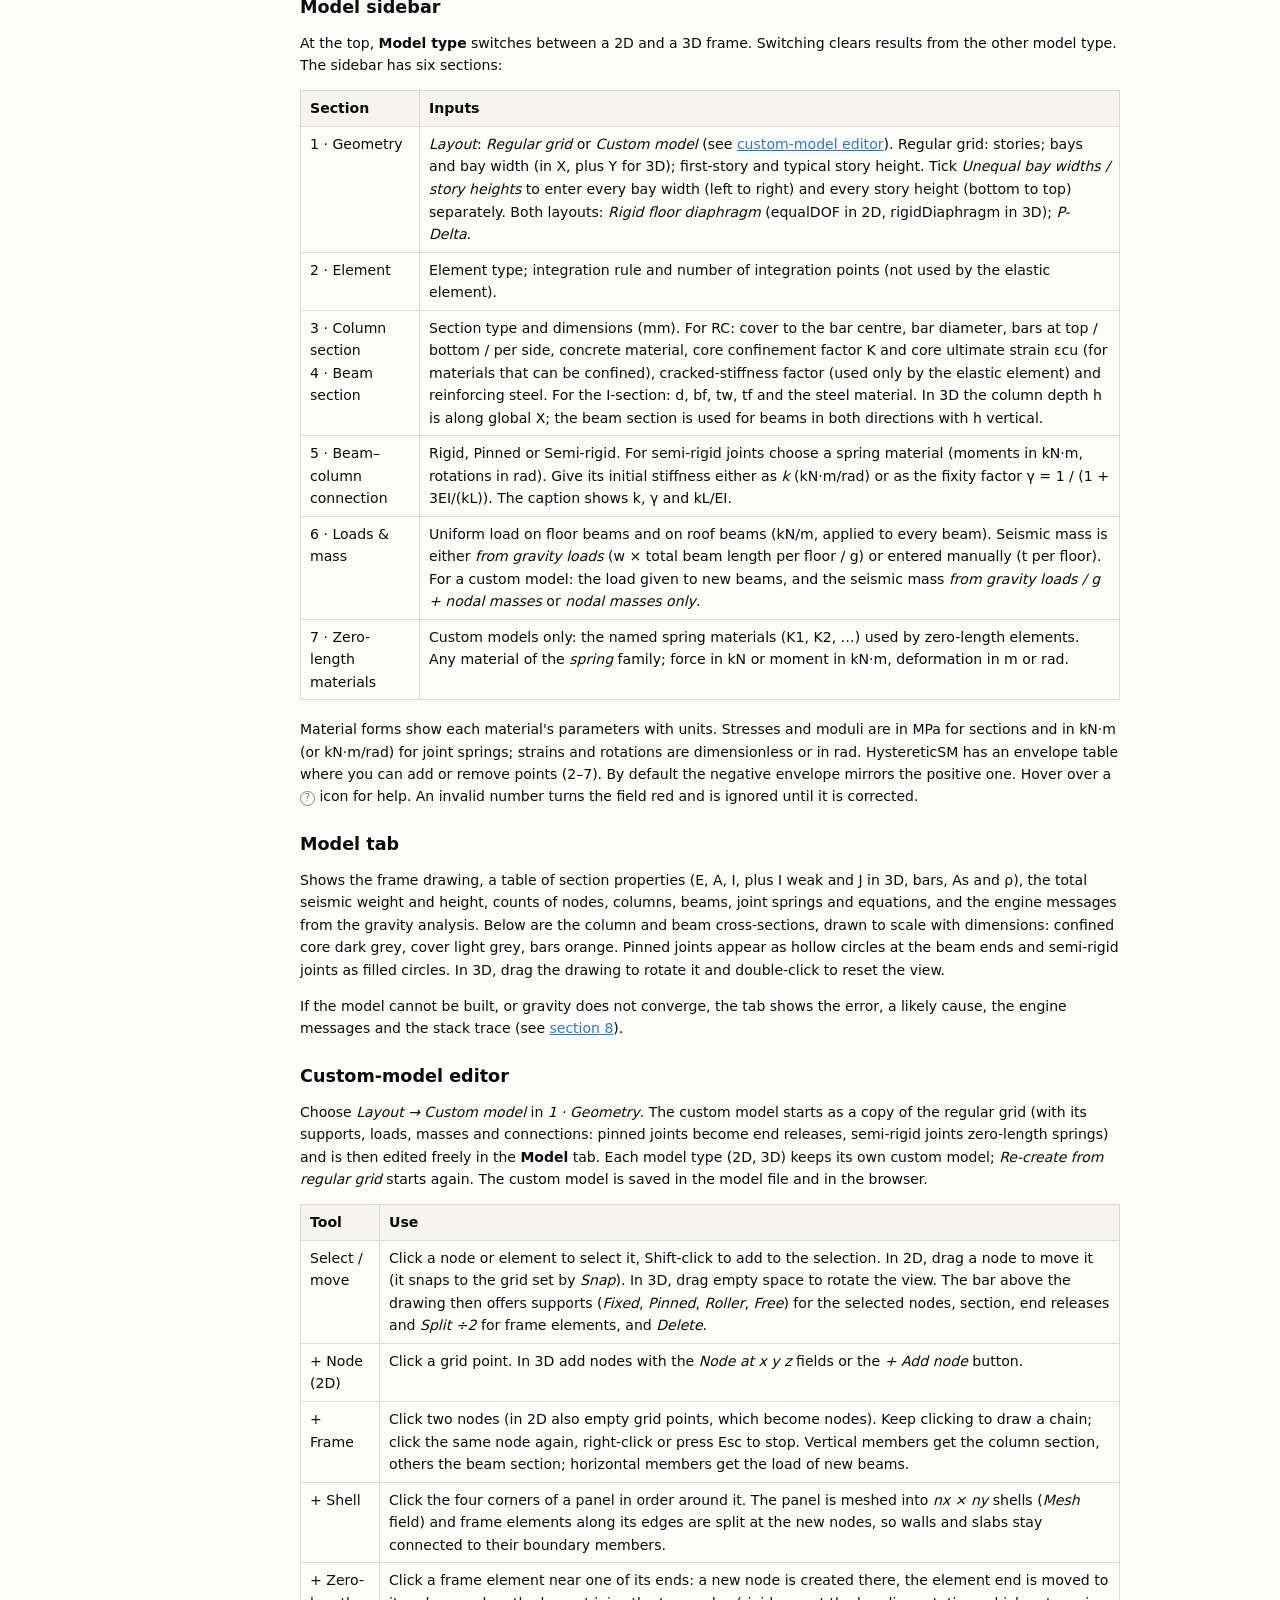
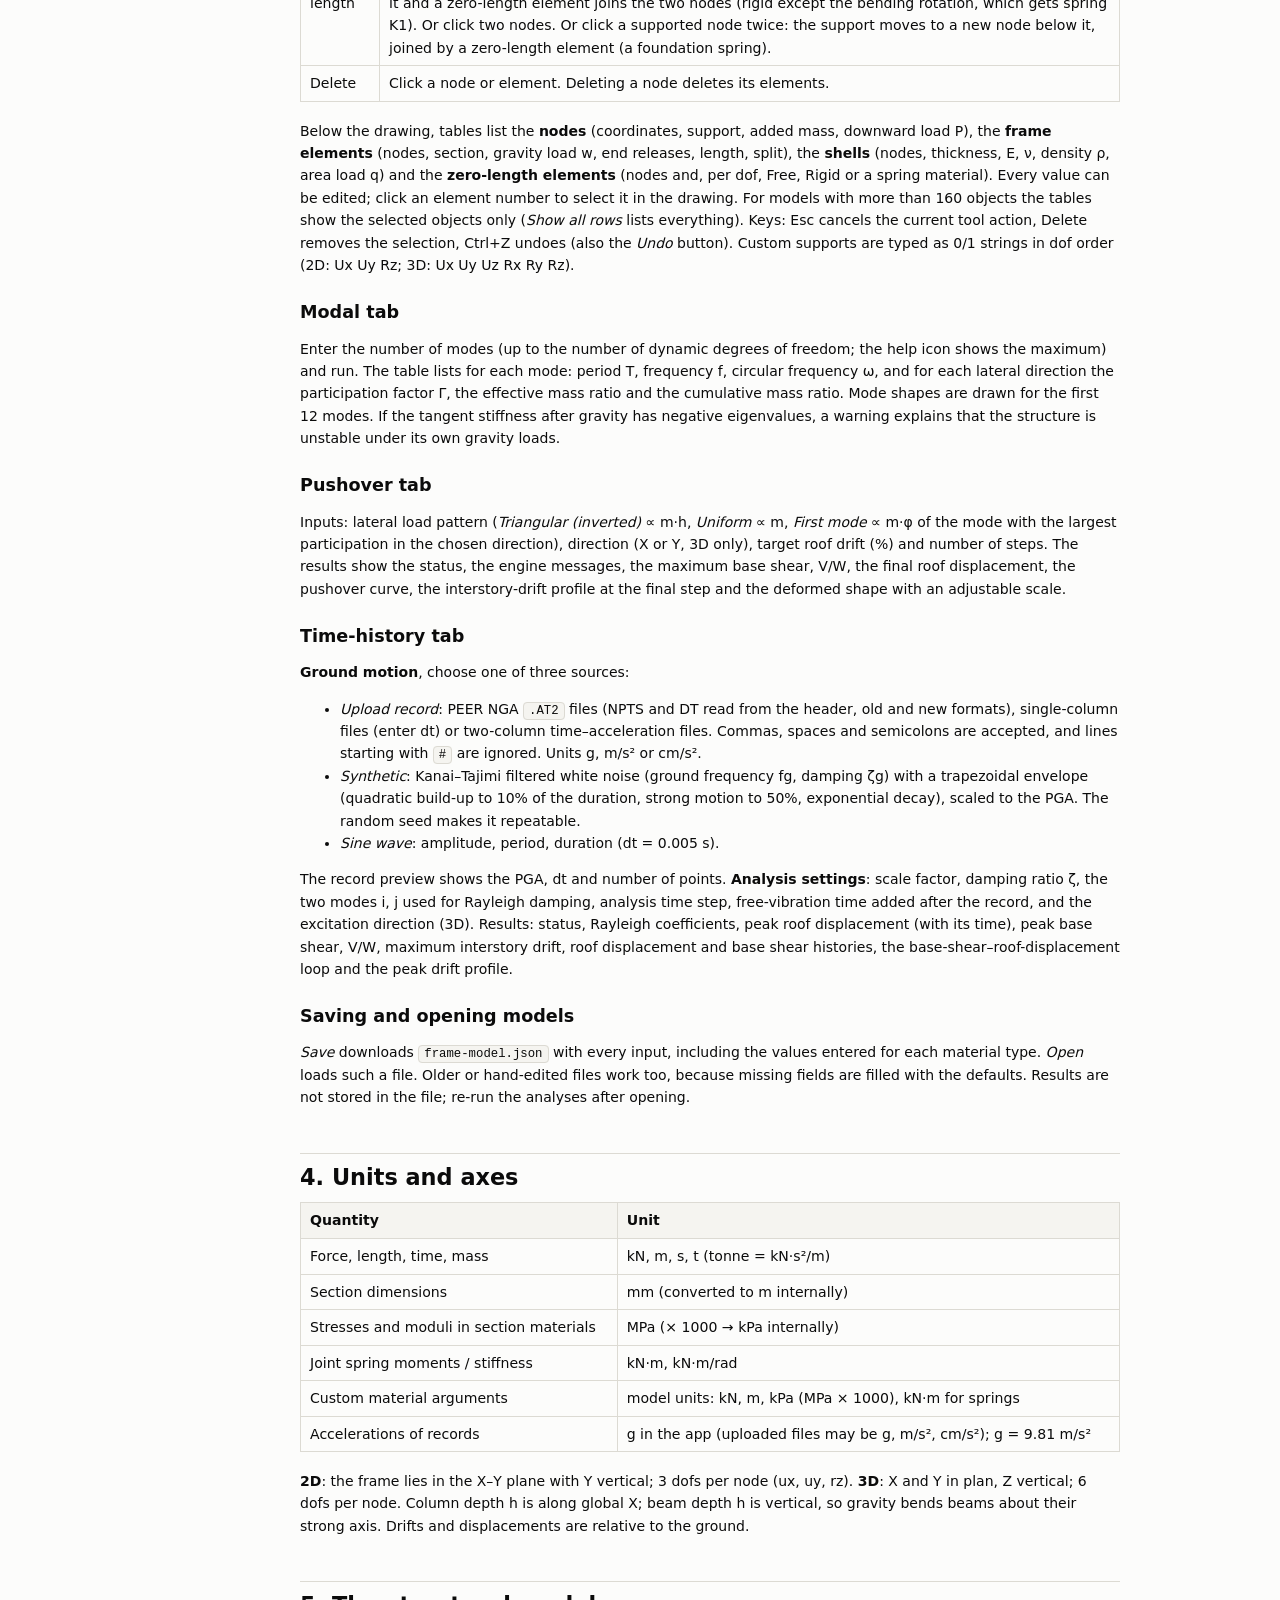
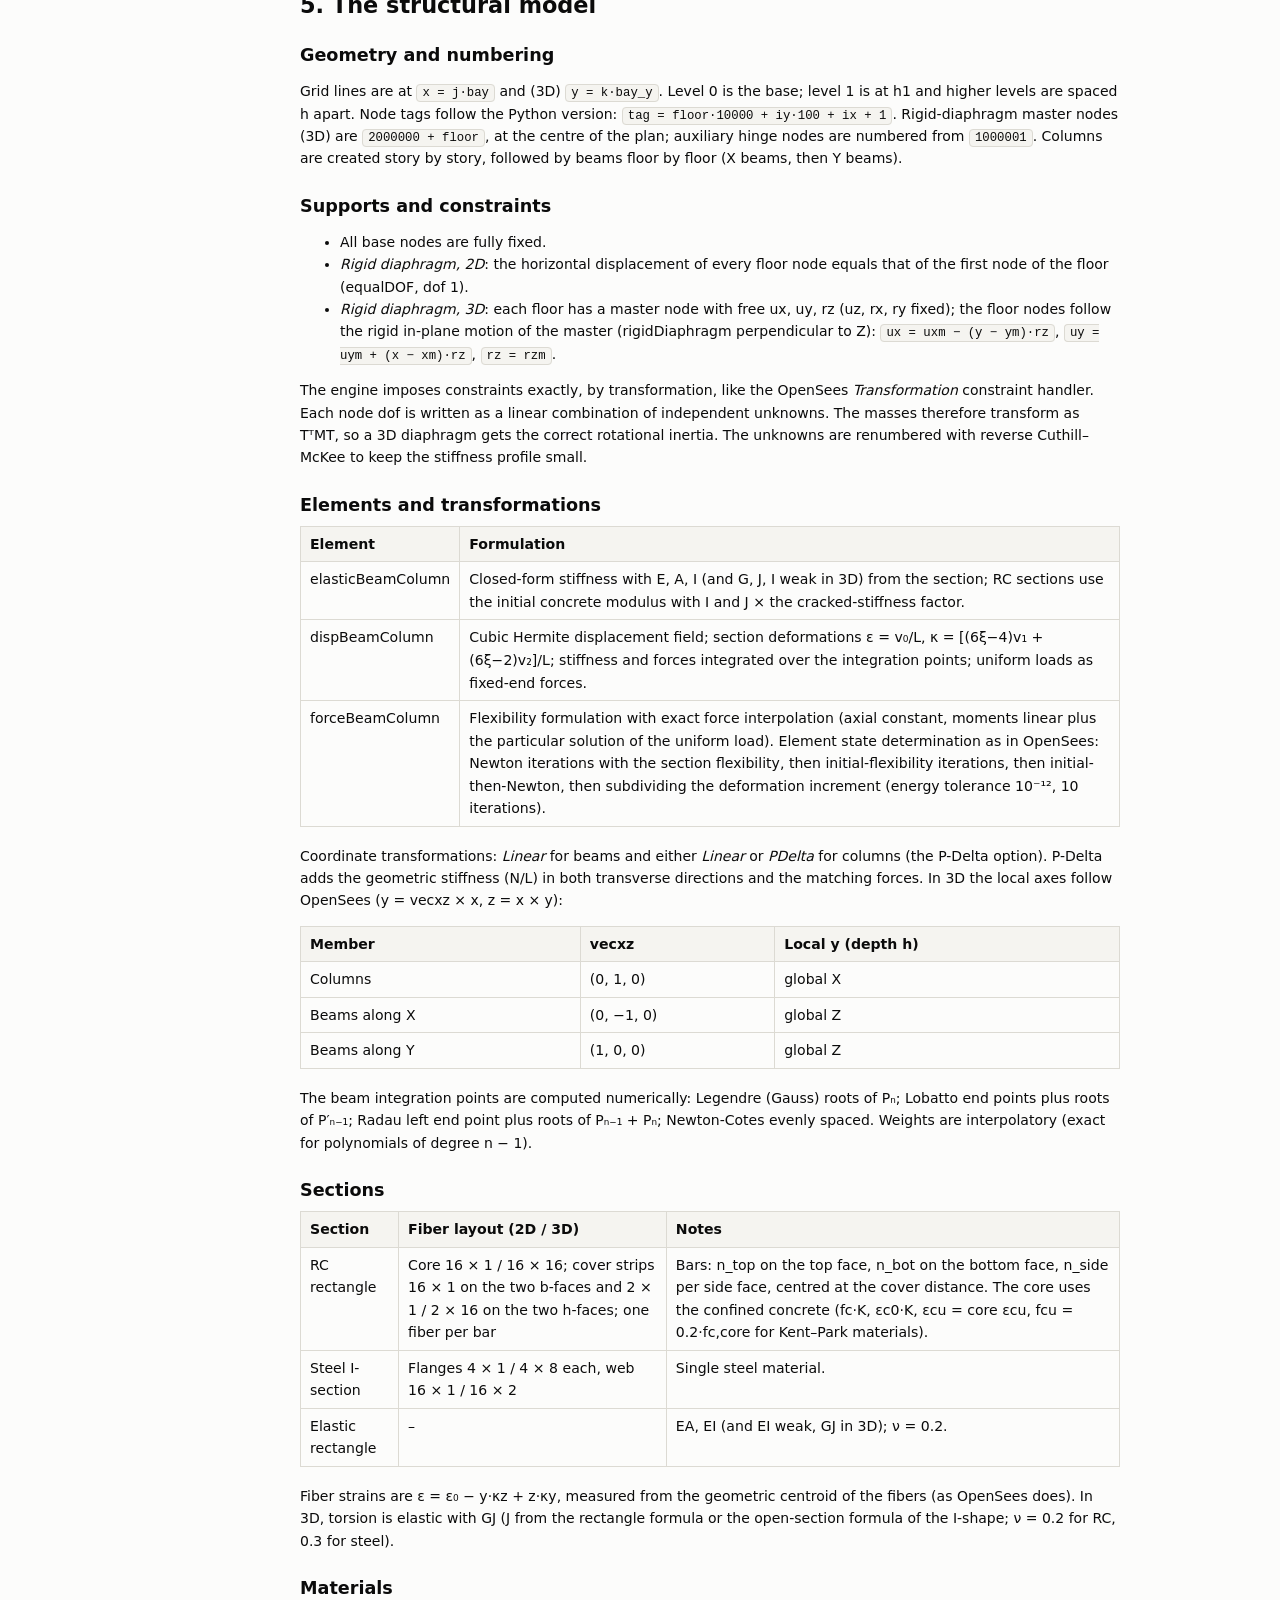
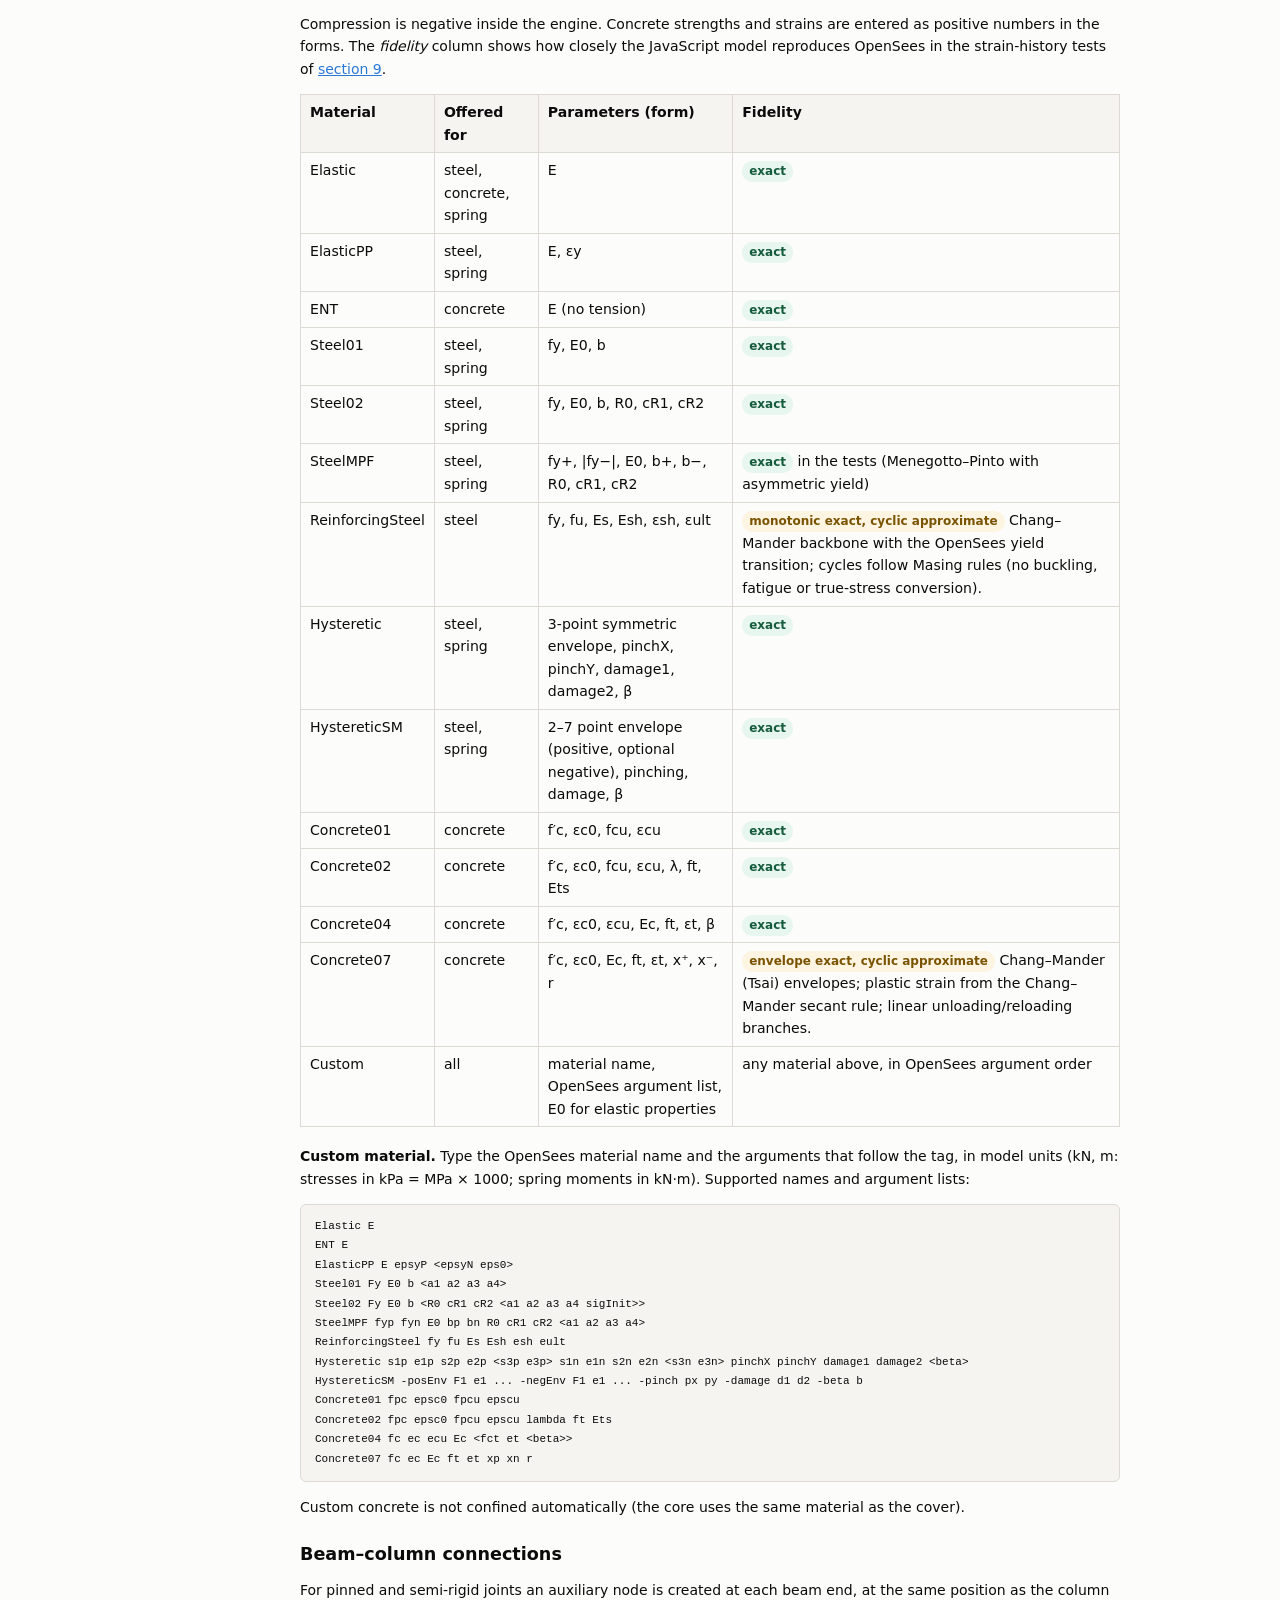
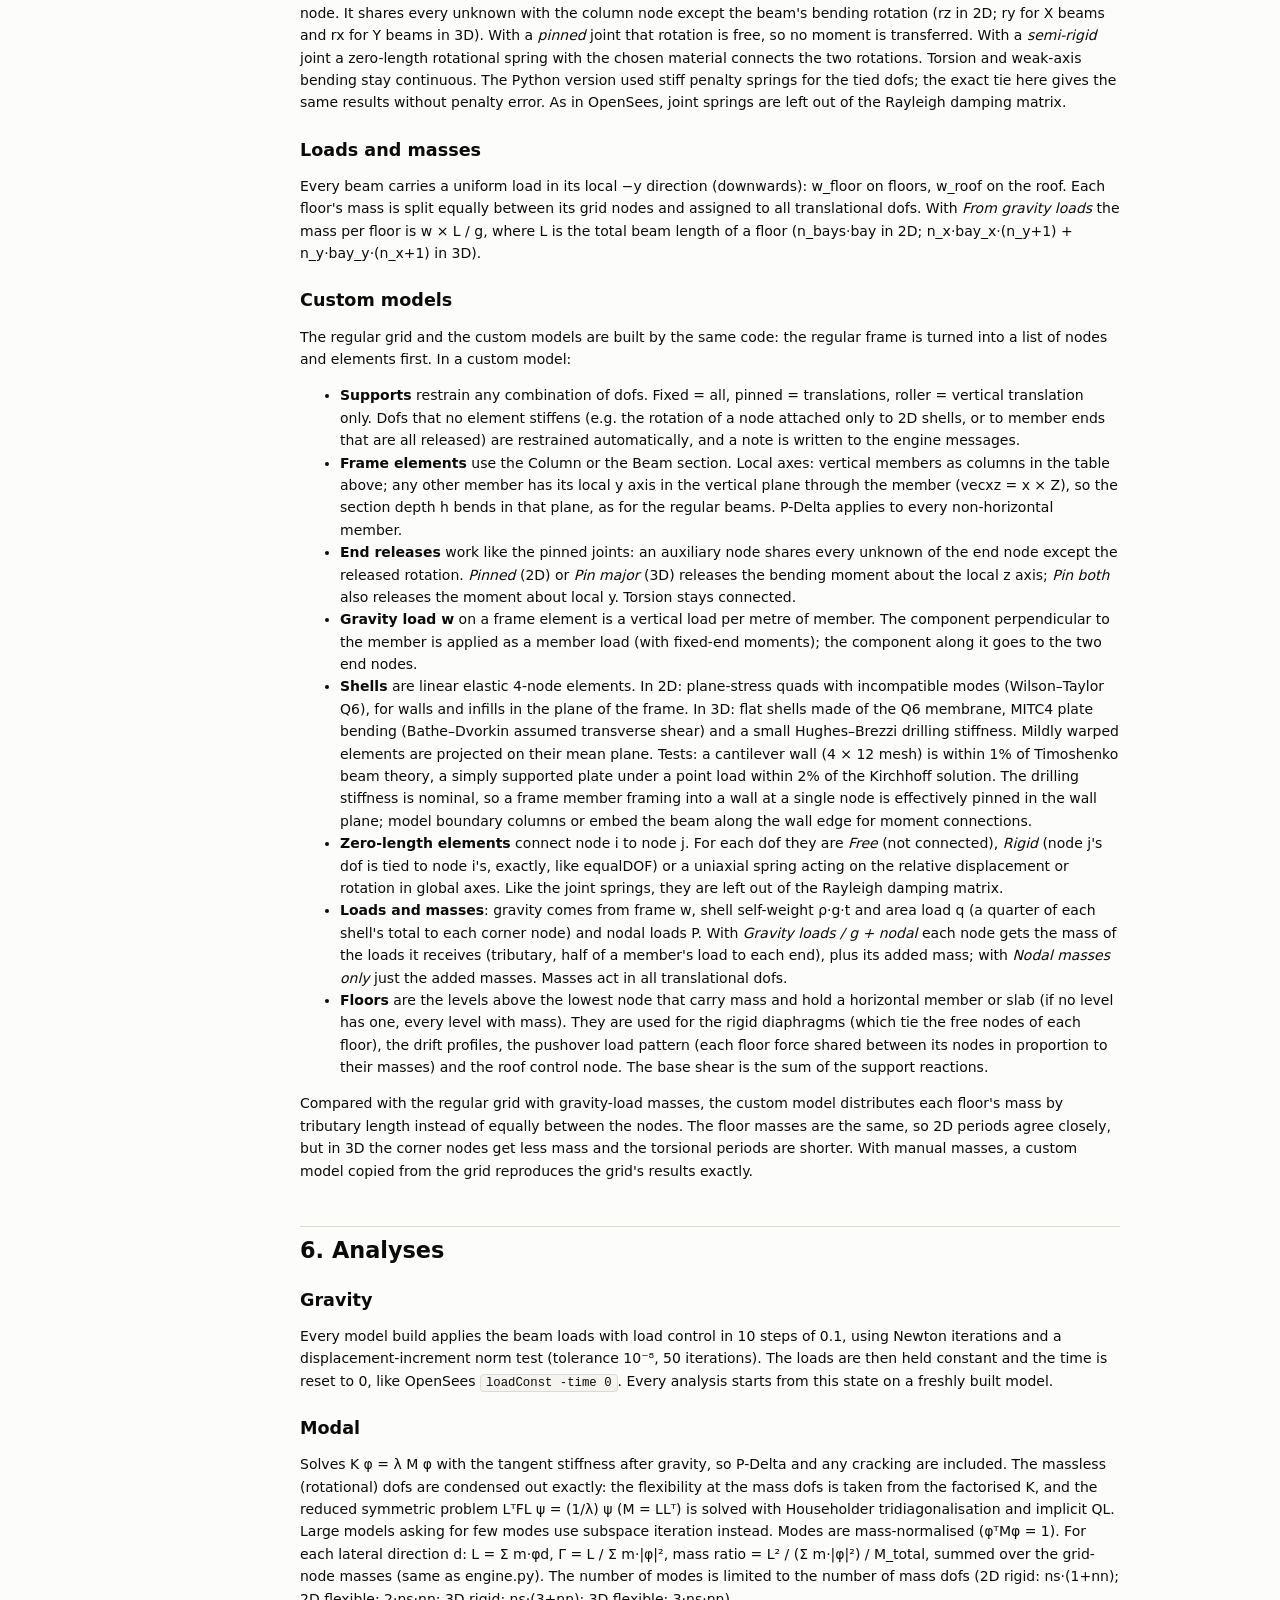
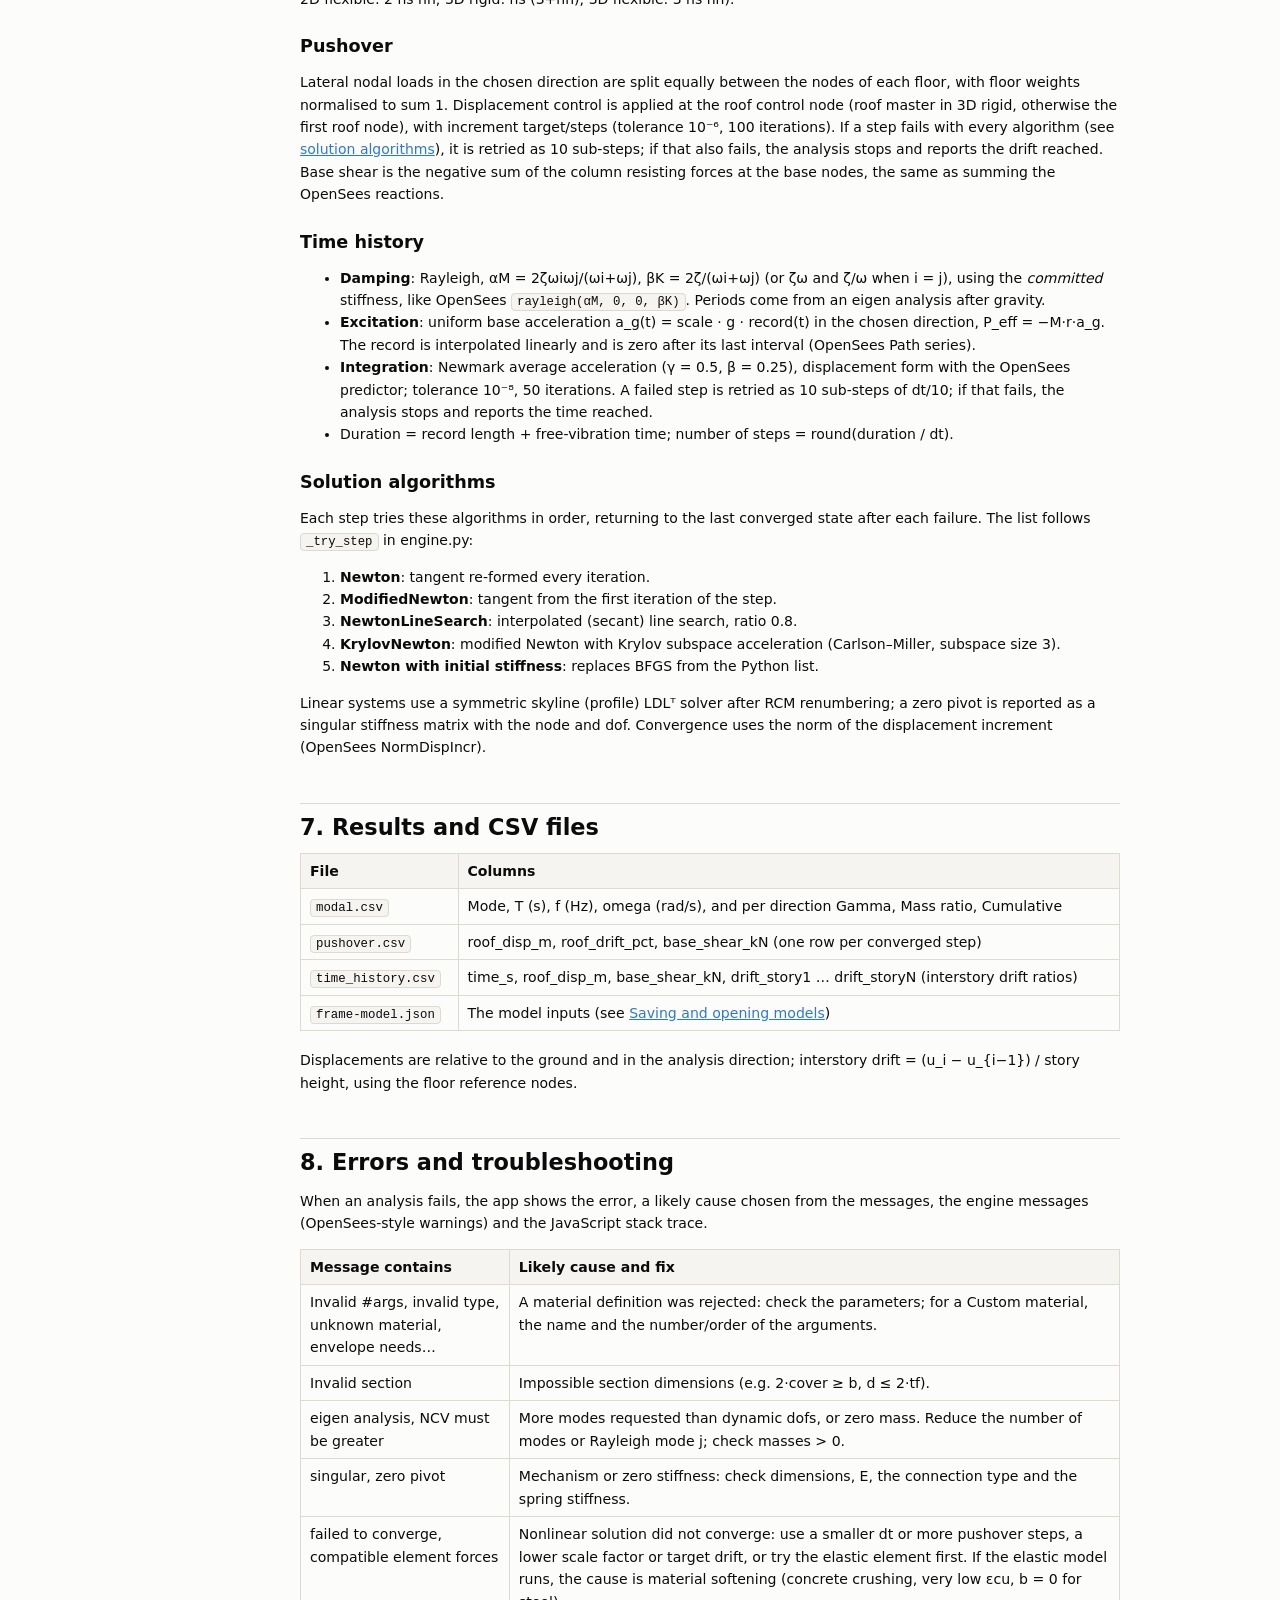
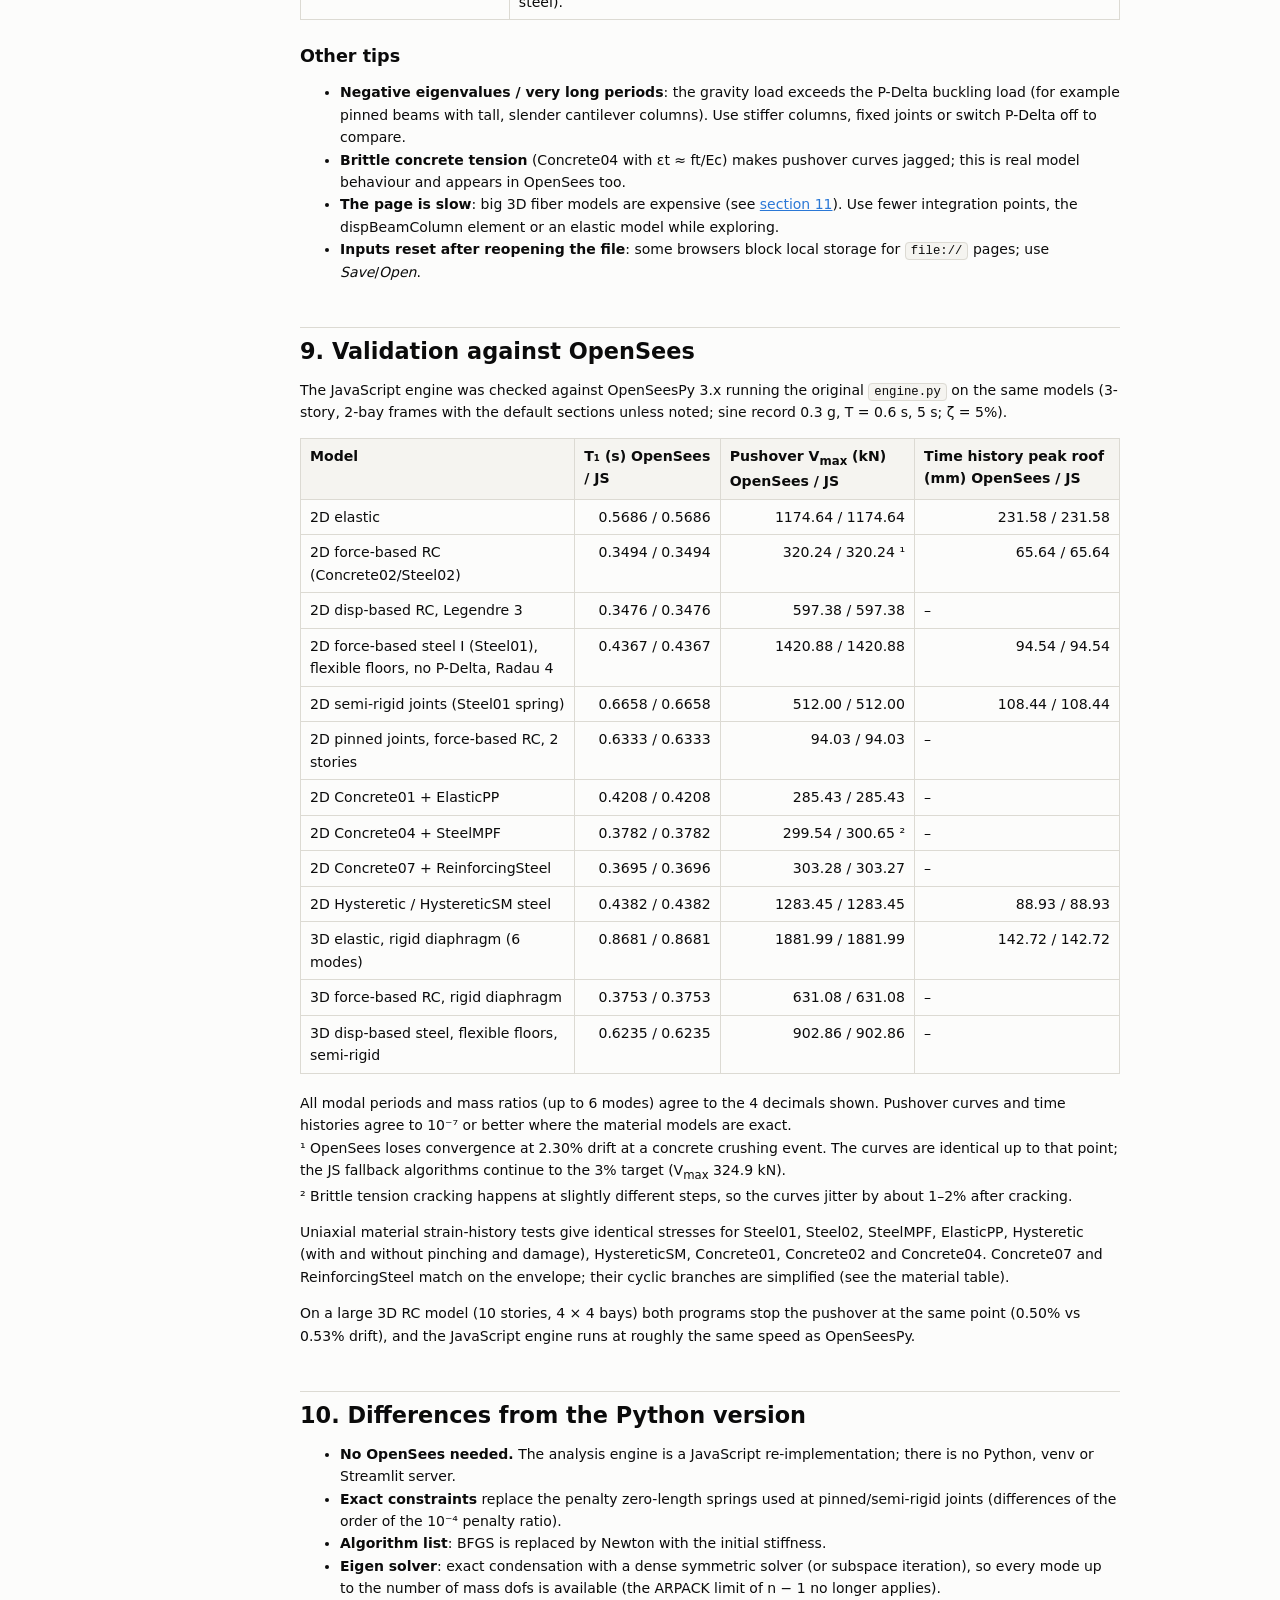
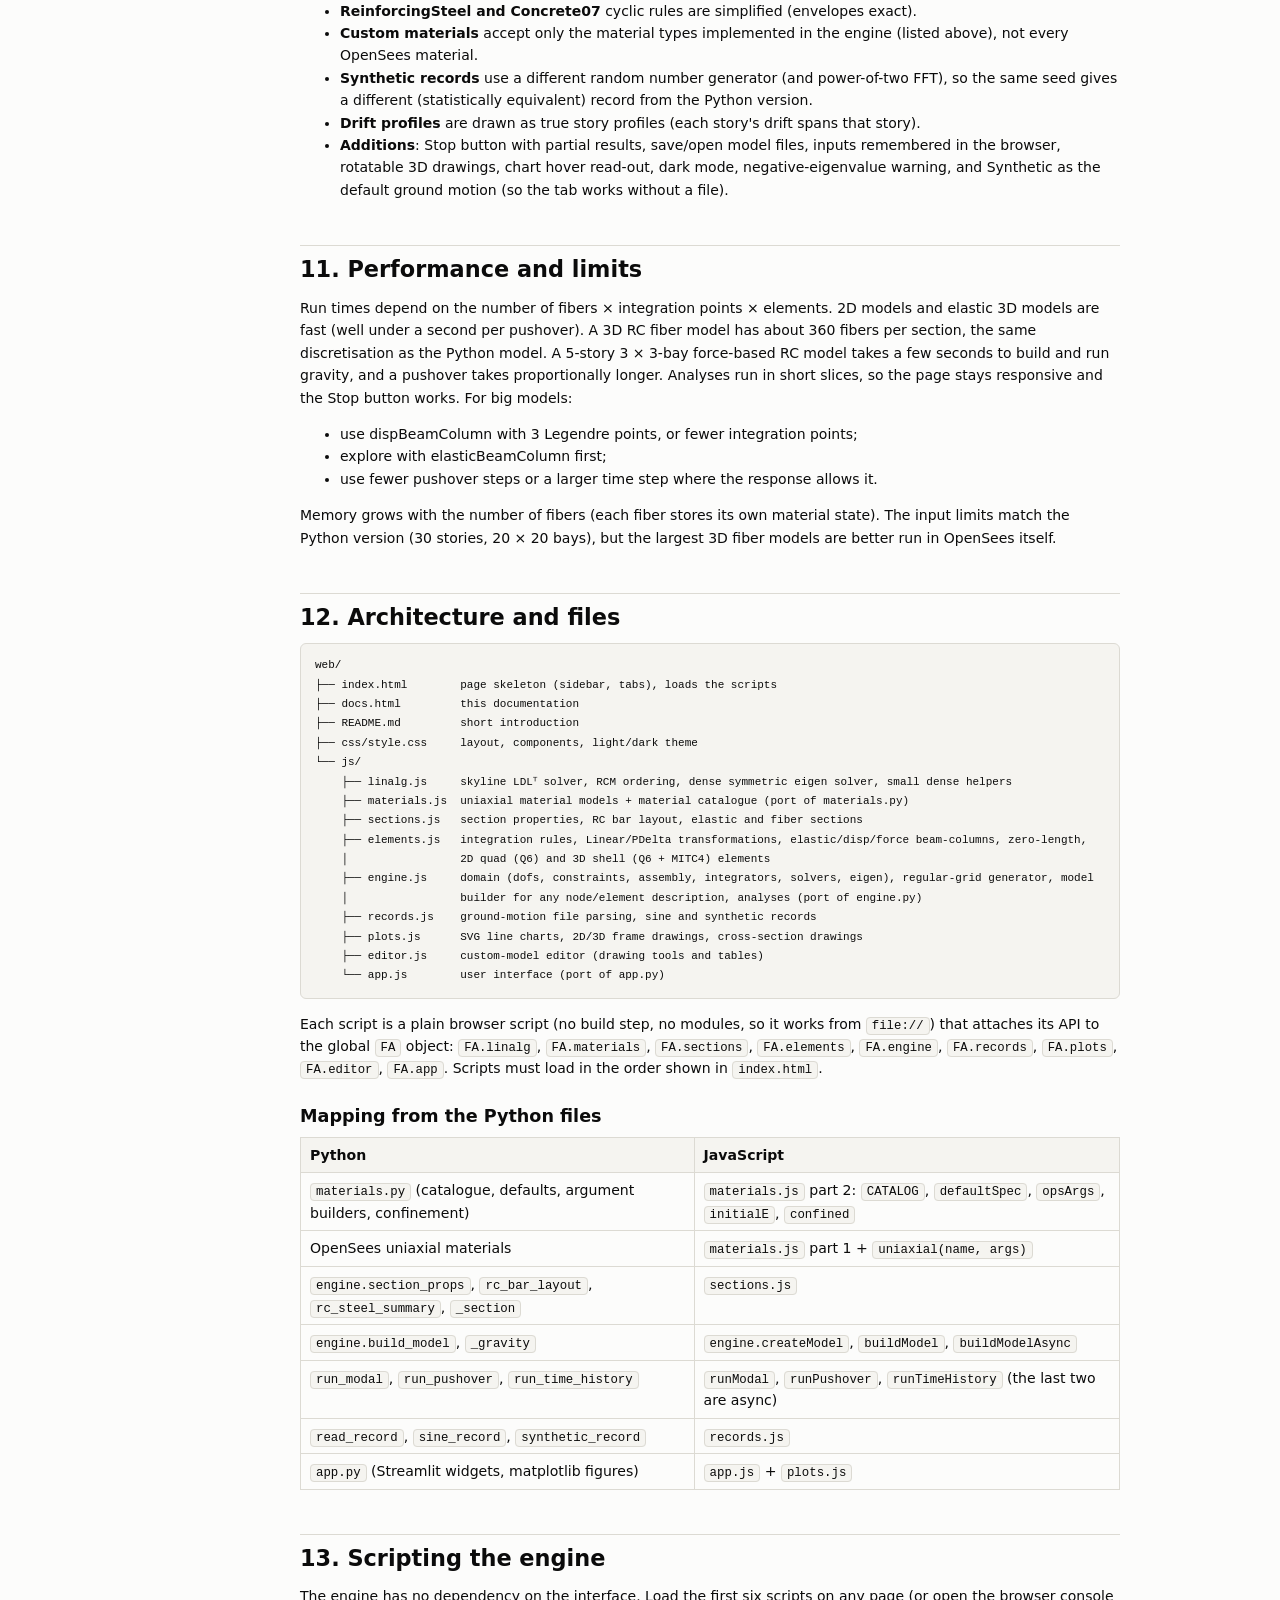
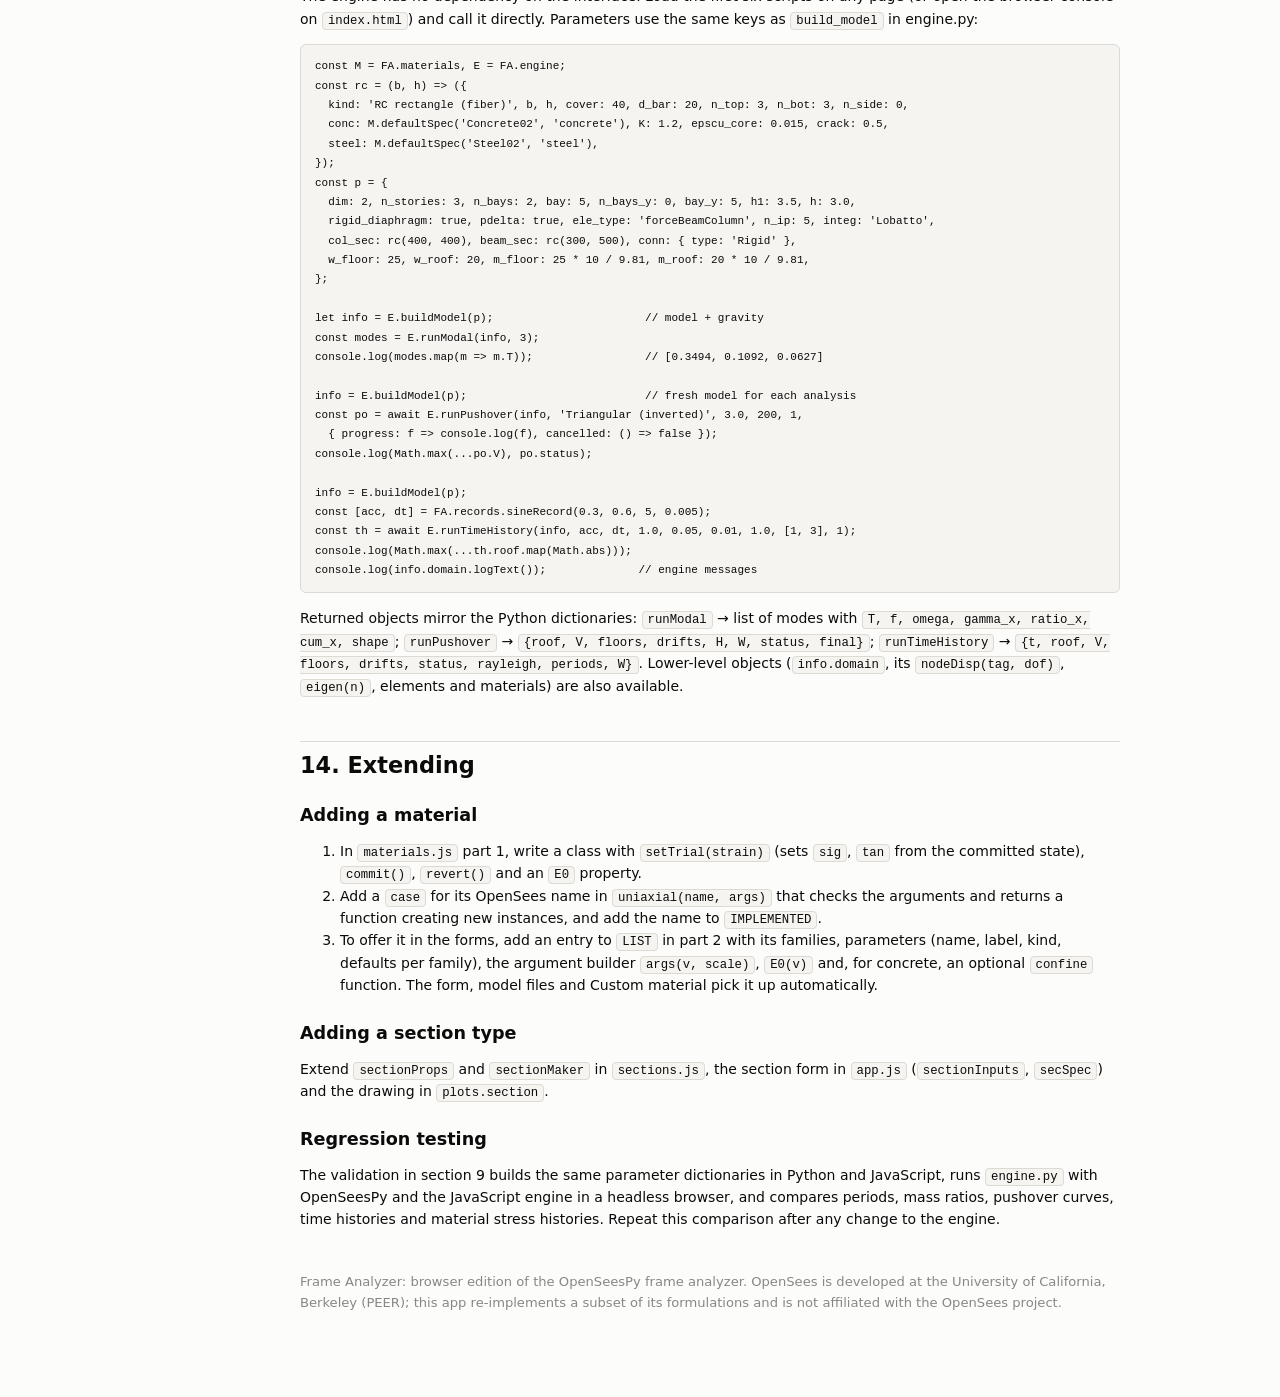
<file: frame-analyzer/docs.html>
<!doctype html>
<html lang="en">
<head>
  <meta charset="utf-8">
  <!-- Google Tag Manager -->
  <script>(function(w,d,s,l,i){w[l]=w[l]||[];w[l].push({'gtm.start':
  new Date().getTime(),event:'gtm.js'});var f=d.getElementsByTagName(s)[0],
  j=d.createElement(s),dl=l!='dataLayer'?'&l='+l:'';j.async=true;j.src=
  'https://www.googletagmanager.com/gtm.js?id='+i+dl;f.parentNode.insertBefore(j,f);
  })(window,document,'script','dataLayer','GTM-N8PHSGN9');</script>
  <!-- End Google Tag Manager -->

  <!-- Google tag (gtag.js) -->
  <script async src="https://www.googletagmanager.com/gtag/js?id=G-X739RKDZPJ"></script>
  <script>
    window.dataLayer = window.dataLayer || [];
    function gtag(){dataLayer.push(arguments);}
    gtag('js', new Date());

    gtag('config', 'G-X739RKDZPJ');
  </script>

  <script>/* follow the light/dark theme chosen on the homepage */
    try { const t = localStorage.getItem("theme"); if (t) document.documentElement.setAttribute("data-theme", t); } catch (e) {}
  </script>
  <meta name="viewport" content="width=device-width, initial-scale=1">
  <title>Frame Analyzer Documentation — Ramin Sheikhi</title>
  <meta name="description" content="User guide and technical reference for the browser-based 2D/3D frame analyzer (HTML + CSS + JavaScript port of the OpenSeesPy frame analyzer).">
  <link rel="stylesheet" href="css/style.css">
  <style>
    .doc { display: grid; grid-template-columns: 260px minmax(0, 1fr); min-height: 100vh; }
    .toc { position: sticky; top: 0; height: 100vh; overflow-y: auto; background: var(--sidebar); border-right: 1px solid var(--line); padding: 22px 16px; font-size: 0.9rem; }
    .toc a { display: block; color: var(--ink2); text-decoration: none; padding: 3px 6px; border-radius: 5px; }
    .toc a:hover { background: var(--panel); color: var(--ink); }
    .toc a.sub { padding-left: 20px; font-size: 0.85rem; }
    .toc .back { margin-bottom: 14px; font-weight: 600; color: var(--accent); }
    article { max-width: 900px; padding: 32px 40px 80px; line-height: 1.6; }
    article h1 { font-size: 2rem; margin-bottom: 6px; }
    article h2 { font-size: 1.4rem; margin: 44px 0 12px; padding-top: 10px; border-top: 1px solid var(--line); }
    article h3 { font-size: 1.1rem; margin: 26px 0 8px; }
    article p, article li { color: var(--ink); }
    article code { font: 0.88em var(--mono); background: var(--sidebar); border: 1px solid var(--line); padding: 1px 5px; border-radius: 4px; }
    article pre { font: 12.5px/1.55 var(--mono); background: var(--sidebar); border: 1px solid var(--line); border-radius: 6px; padding: 12px 14px; overflow-x: auto; }
    article pre code { background: none; border: none; padding: 0; }
    article table { border-collapse: collapse; width: 100%; font-size: 0.88rem; margin: 10px 0 18px; }
    article th, article td { border: 1px solid var(--line); padding: 6px 9px; text-align: left; vertical-align: top; }
    article th { background: var(--sidebar); font-weight: 600; }
    article td.n { text-align: right; font-variant-numeric: tabular-nums; white-space: nowrap; }
    .lead { font-size: 1.05rem; color: var(--ink2); }
    .callout { border-left: 3px solid var(--accent); background: var(--info-bg); color: var(--info-ink); padding: 10px 14px; border-radius: 0 6px 6px 0; margin: 14px 0; }
    .callout.warn { border-color: var(--c4); background: var(--warn-bg); color: var(--warn-ink); }
    .tag { display: inline-block; font-size: 0.75rem; font-weight: 600; padding: 1px 7px; border-radius: 10px; }
    .tag.exact { background: var(--ok-bg); color: var(--ok-ink); }
    .tag.approx { background: var(--warn-bg); color: var(--warn-ink); }
    kbd { font: 0.85em var(--mono); border: 1px solid var(--line); border-bottom-width: 2px; border-radius: 4px; padding: 0 4px; }
    @media (max-width: 860px) {
      .doc { grid-template-columns: minmax(0, 1fr); }
      .toc { position: static; height: auto; border-right: none; border-bottom: 1px solid var(--line); }
      article { padding: 20px 16px 60px; }
    }
  </style>
</head>
<body>
  <!-- Google Tag Manager (noscript) -->
  <noscript><iframe src="https://www.googletagmanager.com/ns.html?id=GTM-N8PHSGN9"
  height="0" width="0" style="display:none;visibility:hidden"></iframe></noscript>
  <!-- End Google Tag Manager (noscript) -->
<div class="doc">
<nav class="toc" aria-label="Contents">
  <a class="back" href="index.html">← Open the analyzer</a>
  <a href="../" style="margin-bottom:12px">← Ramin Sheikhi homepage</a>
  <a href="#overview">1. Overview</a>
  <a href="#quickstart">2. Quick start</a>
  <a href="#interface">3. Using the interface</a>
  <a class="sub" href="#sidebar">Model sidebar</a>
  <a class="sub" href="#tab-model">Model tab</a>
  <a class="sub" href="#editor">Custom-model editor</a>
  <a class="sub" href="#tab-modal">Modal tab</a>
  <a class="sub" href="#tab-pushover">Pushover tab</a>
  <a class="sub" href="#tab-th">Time-history tab</a>
  <a class="sub" href="#files">Saving and opening models</a>
  <a href="#conventions">4. Units and axes</a>
  <a href="#model">5. The structural model</a>
  <a class="sub" href="#geometry">Geometry and numbering</a>
  <a class="sub" href="#constraints">Supports and constraints</a>
  <a class="sub" href="#elements">Elements and transformations</a>
  <a class="sub" href="#sections">Sections</a>
  <a class="sub" href="#materials">Materials</a>
  <a class="sub" href="#connections">Beam–column connections</a>
  <a class="sub" href="#loads">Loads and masses</a>
  <a class="sub" href="#custom">Custom models</a>
  <a href="#analyses">6. Analyses</a>
  <a class="sub" href="#gravity">Gravity</a>
  <a class="sub" href="#modal">Modal</a>
  <a class="sub" href="#pushover">Pushover</a>
  <a class="sub" href="#timehistory">Time history</a>
  <a class="sub" href="#solvers">Solution algorithms</a>
  <a href="#outputs">7. Results and CSV files</a>
  <a href="#errors">8. Errors and troubleshooting</a>
  <a href="#validation">9. Validation against OpenSees</a>
  <a href="#differences">10. Differences from the Python version</a>
  <a href="#performance">11. Performance and limits</a>
  <a href="#architecture">12. Architecture and files</a>
  <a href="#api">13. Scripting the engine</a>
  <a href="#extending">14. Extending</a>
</nav>

<article>
<h1>Frame Analyzer documentation</h1>
<p class="lead">This app runs modal, pushover and time-history analyses of 2D and 3D moment frames entirely in the
web browser. It is the HTML + CSS + JavaScript version of the OpenSeesPy / Streamlit <em>Frame Analyzer</em>. It has
the same inputs, the same model and the same outputs, but needs no Python, no installation and no server.</p>

<!-- ================================================================== -->
<h2 id="overview">1. Overview</h2>
<p>The app has two parts:</p>
<ul>
  <li>A <strong>user interface</strong> (<code>index.html</code>, <code>css/style.css</code>, <code>js/app.js</code>, <code>js/plots.js</code>, <code>js/editor.js</code>).
    You define the frame, run analyses and view and download the results.</li>
  <li>A <strong>finite element engine</strong> written in JavaScript (<code>js/engine.js</code> and the modules it uses).
    It re-implements the parts of OpenSees the frame model needs: force-based, displacement-based and elastic
    beam-columns, fiber sections, the uniaxial material models, Linear/P-Delta transformations, rigid diaphragms,
    zero-length joint springs, Newton-type solvers, displacement control, Newmark integration, Rayleigh damping and
    eigenvalue analysis.</li>
</ul>
<p>The engine follows the OpenSees formulations closely. The test suite in <a href="#validation">section 9</a>
compares it with OpenSeesPy, and for most models periods, pushover curves and time histories agree to machine
precision.</p>

<h3>Features</h3>
<ul>
  <li>2D frames (X–Y plane) and 3D frames (X–Y plan, Z vertical), 1–30 stories, 1–20 bays in each direction, with equal or
      individually set bay widths and story heights.</li>
  <li><strong>Custom models</strong>: a graphical editor to move, add and delete nodes and elements, change supports (fixed,
      pinned, roller or any dof), release member ends, add braces, cantilevers and setbacks, mesh <strong>shell</strong> walls and
      slabs and insert <strong>zero-length</strong> springs.</li>
  <li>Element types: <code>forceBeamColumn</code>, <code>dispBeamColumn</code>, <code>elasticBeamColumn</code>; Lobatto, Legendre, Radau and Newton-Cotes integration with 2–10 points.</li>
  <li>Sections: RC rectangle (fiber, confined core + cover + bars), steel I-section (fiber), elastic rectangle.</li>
  <li>13 uniaxial materials, plus a <em>Custom</em> entry that takes OpenSees-style arguments.</li>
  <li>Rigid, pinned or semi-rigid beam–column joints (any spring material; stiffness given as <em>k</em> or as a fixity factor γ).</li>
  <li>Rigid floor diaphragms, P-Delta for columns, gravity loads with automatic seismic mass.</li>
  <li>Modal analysis with participation factors and mass ratios; pushover (triangular, uniform or first-mode pattern);
      time history using an uploaded record (PEER AT2, single column, time–acc), a synthetic record or a sine wave.</li>
  <li>Interactive SVG charts with hover read-out. 3D drawings rotate when dragged. Results download as CSV.</li>
  <li>Engine messages, a likely cause and a JavaScript stack trace are shown when an analysis fails.</li>
  <li>Works offline from a local folder (<code>file://</code>), with light and dark themes and a phone-width layout.</li>
</ul>

<h3>Requirements</h3>
<p>Any current desktop or mobile browser (Chrome, Edge, Firefox or Safari from 2022 or later). Nothing to install
and no internet connection needed: the app uses no external libraries, fonts or CDNs.</p>

<!-- ================================================================== -->
<h2 id="quickstart">2. Quick start</h2>
<ol>
  <li>Open <code>web/index.html</code> in your browser (double-click it), or serve the <code>web</code> folder from any static web server.</li>
  <li>The default model (3-story, 2-bay RC frame with fiber sections) is built and its gravity analysis runs at once.
    The <strong>Model</strong> tab shows the frame, the section properties and the cross-sections.</li>
  <li>Change any input in the left-hand <strong>Model</strong> panel. About half a second after you stop typing, the model is rebuilt and gravity re-run.</li>
  <li>Open <strong>Modal</strong> and press <em>Run modal analysis</em> to get periods, mass participation and mode shapes.</li>
  <li>Open <strong>Pushover</strong>, choose the load pattern and target drift, then press <em>Run pushover</em>. A progress bar
    appears, and <em>Stop</em> ends the run early but keeps the results so far.</li>
  <li>Open <strong>Time history</strong>, pick or upload a ground motion and press <em>Run time history</em>.</li>
  <li>Use <em>Download CSV</em> under each result to export the numbers, and <em>Save</em> at the top of the panel to keep the model as a JSON file.</li>
</ol>
<div class="callout">Your inputs are also kept in the browser's local storage, so reloading the page restores the last
model. <em>Reset</em> restores the defaults.</div>

<!-- ================================================================== -->
<h2 id="interface">3. Using the interface</h2>

<h3 id="sidebar">Model sidebar</h3>
<p>At the top, <strong>Model type</strong> switches between a 2D and a 3D frame. Switching clears results from the
other model type. The sidebar has six sections:</p>
<table>
  <tr><th>Section</th><th>Inputs</th></tr>
  <tr><td>1 · Geometry</td><td><em>Layout</em>: <em>Regular grid</em> or <em>Custom model</em> (see
    <a href="#editor">custom-model editor</a>). Regular grid: stories; bays and bay width (in X, plus Y for 3D); first-story
    and typical story height. Tick <em>Unequal bay widths / story heights</em> to enter every bay width (left to right) and
    every story height (bottom to top) separately. Both layouts: <em>Rigid floor diaphragm</em> (equalDOF in 2D,
    rigidDiaphragm in 3D); <em>P-Delta</em>.</td></tr>
  <tr><td>2 · Element</td><td>Element type; integration rule and number of integration points (not used by the elastic element).</td></tr>
  <tr><td>3 · Column section<br>4 · Beam section</td><td>Section type and dimensions (mm). For RC: cover to the bar centre, bar
    diameter, bars at top / bottom / per side, concrete material, core confinement factor K and core ultimate strain εcu
    (for materials that can be confined), cracked-stiffness factor (used only by the elastic element) and reinforcing steel.
    For the I-section: d, bf, tw, tf and the steel material. In 3D the column depth h is along global X; the beam section is
    used for beams in both directions with h vertical.</td></tr>
  <tr><td>5 · Beam–column connection</td><td>Rigid, Pinned or Semi-rigid. For semi-rigid joints choose a spring material
    (moments in kN·m, rotations in rad). Give its initial stiffness either as <em>k</em> (kN·m/rad) or as the fixity factor
    γ = 1 / (1 + 3EI/(kL)). The caption shows k, γ and kL/EI.</td></tr>
  <tr><td>6 · Loads &amp; mass</td><td>Uniform load on floor beams and on roof beams (kN/m, applied to every beam). Seismic mass
    is either <em>from gravity loads</em> (w × total beam length per floor / g) or entered manually (t per floor). For a custom
    model: the load given to new beams, and the seismic mass <em>from gravity loads / g + nodal masses</em> or <em>nodal masses
    only</em>.</td></tr>
  <tr><td>7 · Zero-length materials</td><td>Custom models only: the named spring materials (K1, K2, …) used by zero-length
    elements. Any material of the <em>spring</em> family; force in kN or moment in kN·m, deformation in m or rad.</td></tr>
</table>
<p>Material forms show each material's parameters with units. Stresses and moduli are in MPa for sections and in
kN·m (or kN·m/rad) for joint springs; strains and rotations are dimensionless or in rad. HystereticSM has an envelope
table where you can add or remove points (2–7). By default the negative envelope mirrors the positive one. Hover over a
<span class="help" style="display:inline-flex">?</span> icon for help. An invalid number turns the field red and is ignored
until it is corrected.</p>

<h3 id="tab-model">Model tab</h3>
<p>Shows the frame drawing, a table of section properties (E, A, I, plus I weak and J in 3D, bars, As and ρ), the total
seismic weight and height, counts of nodes, columns, beams, joint springs and equations, and the engine messages from
the gravity analysis. Below are the column and beam cross-sections, drawn to scale with dimensions: confined core
dark grey, cover light grey, bars orange. Pinned joints appear as hollow circles at the beam ends and semi-rigid joints
as filled circles. In 3D, drag the drawing to rotate it and double-click to reset the view.</p>
<p>If the model cannot be built, or gravity does not converge, the tab shows the error, a likely cause, the engine
messages and the stack trace (see <a href="#errors">section 8</a>).</p>

<h3 id="editor">Custom-model editor</h3>
<p>Choose <em>Layout → Custom model</em> in <em>1 · Geometry</em>. The custom model starts as a copy of the regular grid
(with its supports, loads, masses and connections: pinned joints become end releases, semi-rigid joints zero-length springs)
and is then edited freely in the <strong>Model</strong> tab. Each model type (2D, 3D) keeps its own custom model;
<em>Re-create from regular grid</em> starts again. The custom model is saved in the model file and in the browser.</p>
<table>
  <tr><th>Tool</th><th>Use</th></tr>
  <tr><td>Select / move</td><td>Click a node or element to select it, Shift-click to add to the selection. In 2D, drag a node to move it
    (it snaps to the grid set by <em>Snap</em>). In 3D, drag empty space to rotate the view. The bar above the drawing then offers
    supports (<em>Fixed</em>, <em>Pinned</em>, <em>Roller</em>, <em>Free</em>) for the selected nodes, section, end releases and
    <em>Split ÷2</em> for frame elements, and <em>Delete</em>.</td></tr>
  <tr><td>+ Node (2D)</td><td>Click a grid point. In 3D add nodes with the <em>Node at x y z</em> fields or the <em>+ Add node</em> button.</td></tr>
  <tr><td>+ Frame</td><td>Click two nodes (in 2D also empty grid points, which become nodes). Keep clicking to draw a chain; click the
    same node again, right-click or press Esc to stop. Vertical members get the column section, others the beam section; horizontal
    members get the load of new beams.</td></tr>
  <tr><td>+ Shell</td><td>Click the four corners of a panel in order around it. The panel is meshed into <em>nx × ny</em> shells
    (<em>Mesh</em> field) and frame elements along its edges are split at the new nodes, so walls and slabs stay connected to their
    boundary members.</td></tr>
  <tr><td>+ Zero-length</td><td>Click a frame element near one of its ends: a new node is created there, the element end is moved to it and a
    zero-length element joins the two nodes (rigid except the bending rotation, which gets spring K1). Or click two nodes. Or click a
    supported node twice: the support moves to a new node below it, joined by a zero-length element (a foundation spring).</td></tr>
  <tr><td>Delete</td><td>Click a node or element. Deleting a node deletes its elements.</td></tr>
</table>
<p>Below the drawing, tables list the <strong>nodes</strong> (coordinates, support, added mass, downward load P), the <strong>frame
elements</strong> (nodes, section, gravity load w, end releases, length, split), the <strong>shells</strong> (nodes, thickness, E, ν,
density ρ, area load q) and the <strong>zero-length elements</strong> (nodes and, per dof, Free, Rigid or a spring material). Every
value can be edited; click an element number to select it in the drawing. For models with more than 160 objects the tables show
the selected objects only (<em>Show all rows</em> lists everything). Keys: Esc cancels the current tool action, Delete removes the
selection, Ctrl+Z undoes (also the <em>Undo</em> button). Custom supports are typed as 0/1 strings in dof order (2D:
Ux Uy Rz; 3D: Ux Uy Uz Rx Ry Rz).</p>

<h3 id="tab-modal">Modal tab</h3>
<p>Enter the number of modes (up to the number of dynamic degrees of freedom; the help icon shows the maximum) and run.
The table lists for each mode: period T, frequency f, circular frequency ω, and for each lateral direction the participation
factor Γ, the effective mass ratio and the cumulative mass ratio. Mode shapes are drawn for the first 12 modes. If the
tangent stiffness after gravity has negative eigenvalues, a warning explains that the structure is unstable under its
own gravity loads.</p>

<h3 id="tab-pushover">Pushover tab</h3>
<p>Inputs: lateral load pattern (<em>Triangular (inverted)</em> ∝ m·h, <em>Uniform</em> ∝ m, <em>First mode</em> ∝ m·φ of the
mode with the largest participation in the chosen direction), direction (X or Y, 3D only), target roof drift (%) and number of
steps. The results show the status, the engine messages, the maximum base shear, V/W, the final roof displacement, the
pushover curve, the interstory-drift profile at the final step and the deformed shape with an adjustable scale.</p>

<h3 id="tab-th">Time-history tab</h3>
<p><strong>Ground motion</strong>, choose one of three sources:</p>
<ul>
  <li><em>Upload record</em>: PEER NGA <code>.AT2</code> files (NPTS and DT read from the header, old and new formats),
    single-column files (enter dt) or two-column time–acceleration files. Commas, spaces and semicolons are accepted, and
    lines starting with <code>#</code> are ignored. Units g, m/s² or cm/s².</li>
  <li><em>Synthetic</em>: Kanai–Tajimi filtered white noise (ground frequency fg, damping ζg) with a trapezoidal envelope
    (quadratic build-up to 10% of the duration, strong motion to 50%, exponential decay), scaled to the PGA. The random seed
    makes it repeatable.</li>
  <li><em>Sine wave</em>: amplitude, period, duration (dt = 0.005 s).</li>
</ul>
<p>The record preview shows the PGA, dt and number of points. <strong>Analysis settings</strong>: scale factor, damping ratio ζ,
the two modes i, j used for Rayleigh damping, analysis time step, free-vibration time added after the record, and the
excitation direction (3D). Results: status, Rayleigh coefficients, peak roof displacement (with its time), peak base shear,
V/W, maximum interstory drift, roof displacement and base shear histories, the base-shear–roof-displacement loop and the
peak drift profile.</p>

<h3 id="files">Saving and opening models</h3>
<p><em>Save</em> downloads <code>frame-model.json</code> with every input, including the values entered for each material
type. <em>Open</em> loads such a file. Older or hand-edited files work too, because missing fields are filled with the
defaults. Results are not stored in the file; re-run the analyses after opening.</p>

<!-- ================================================================== -->
<h2 id="conventions">4. Units and axes</h2>
<table>
  <tr><th>Quantity</th><th>Unit</th></tr>
  <tr><td>Force, length, time, mass</td><td>kN, m, s, t (tonne = kN·s²/m)</td></tr>
  <tr><td>Section dimensions</td><td>mm (converted to m internally)</td></tr>
  <tr><td>Stresses and moduli in section materials</td><td>MPa (× 1000 → kPa internally)</td></tr>
  <tr><td>Joint spring moments / stiffness</td><td>kN·m, kN·m/rad</td></tr>
  <tr><td>Custom material arguments</td><td>model units: kN, m, kPa (MPa × 1000), kN·m for springs</td></tr>
  <tr><td>Accelerations of records</td><td>g in the app (uploaded files may be g, m/s², cm/s²); g = 9.81 m/s²</td></tr>
</table>
<p><strong>2D</strong>: the frame lies in the X–Y plane with Y vertical; 3 dofs per node (ux, uy, rz).
<strong>3D</strong>: X and Y in plan, Z vertical; 6 dofs per node. Column depth h is along global X; beam depth h is
vertical, so gravity bends beams about their strong axis. Drifts and displacements are relative to the ground.</p>

<!-- ================================================================== -->
<h2 id="model">5. The structural model</h2>

<h3 id="geometry">Geometry and numbering</h3>
<p>Grid lines are at <code>x = j·bay</code> and (3D) <code>y = k·bay_y</code>. Level 0 is the base; level 1 is at h1 and higher levels are spaced h apart.
Node tags follow the Python version: <code>tag = floor·10000 + iy·100 + ix + 1</code>. Rigid-diaphragm master nodes (3D) are
<code>2000000 + floor</code>, at the centre of the plan; auxiliary hinge nodes are numbered from <code>1000001</code>. Columns are
created story by story, followed by beams floor by floor (X beams, then Y beams).</p>

<h3 id="constraints">Supports and constraints</h3>
<ul>
  <li>All base nodes are fully fixed.</li>
  <li><em>Rigid diaphragm, 2D</em>: the horizontal displacement of every floor node equals that of the first node of the floor (equalDOF, dof 1).</li>
  <li><em>Rigid diaphragm, 3D</em>: each floor has a master node with free ux, uy, rz (uz, rx, ry fixed); the floor nodes follow the
    rigid in-plane motion of the master (rigidDiaphragm perpendicular to Z): <code>ux = uxm − (y − ym)·rz</code>,
    <code>uy = uym + (x − xm)·rz</code>, <code>rz = rzm</code>.</li>
</ul>
<p>The engine imposes constraints exactly, by transformation, like the OpenSees <em>Transformation</em> constraint handler.
Each node dof is written as a linear combination of independent unknowns. The masses therefore transform as TᵀMT, so a
3D diaphragm gets the correct rotational inertia. The unknowns are renumbered with reverse Cuthill–McKee to keep the
stiffness profile small.</p>

<h3 id="elements">Elements and transformations</h3>
<table>
  <tr><th>Element</th><th>Formulation</th></tr>
  <tr><td>elasticBeamColumn</td><td>Closed-form stiffness with E, A, I (and G, J, I weak in 3D) from the section; RC sections use the
    initial concrete modulus with I and J × the cracked-stiffness factor.</td></tr>
  <tr><td>dispBeamColumn</td><td>Cubic Hermite displacement field; section deformations ε = v₀/L, κ = [(6ξ−4)v₁ + (6ξ−2)v₂]/L; stiffness and
    forces integrated over the integration points; uniform loads as fixed-end forces.</td></tr>
  <tr><td>forceBeamColumn</td><td>Flexibility formulation with exact force interpolation (axial constant, moments linear plus the particular
    solution of the uniform load). Element state determination as in OpenSees: Newton iterations with the section flexibility,
    then initial-flexibility iterations, then initial-then-Newton, then subdividing the deformation increment (energy tolerance 10⁻¹², 10 iterations).</td></tr>
</table>
<p>Coordinate transformations: <em>Linear</em> for beams and either <em>Linear</em> or <em>PDelta</em> for columns (the
P-Delta option). P-Delta adds the geometric stiffness (N/L) in both transverse directions and the matching forces. In 3D
the local axes follow OpenSees (y = vecxz × x, z = x × y):</p>
<table>
  <tr><th>Member</th><th>vecxz</th><th>Local y (depth h)</th></tr>
  <tr><td>Columns</td><td>(0, 1, 0)</td><td>global X</td></tr>
  <tr><td>Beams along X</td><td>(0, −1, 0)</td><td>global Z</td></tr>
  <tr><td>Beams along Y</td><td>(1, 0, 0)</td><td>global Z</td></tr>
</table>
<p>The beam integration points are computed numerically: Legendre (Gauss) roots of Pₙ; Lobatto end points plus roots of
P′ₙ₋₁; Radau left end point plus roots of Pₙ₋₁ + Pₙ; Newton-Cotes evenly spaced. Weights are interpolatory (exact for
polynomials of degree n − 1).</p>

<h3 id="sections">Sections</h3>
<table>
  <tr><th>Section</th><th>Fiber layout (2D / 3D)</th><th>Notes</th></tr>
  <tr><td>RC rectangle</td><td>Core 16 × 1 / 16 × 16; cover strips 16 × 1 on the two b-faces and 2 × 1 / 2 × 16 on the two h-faces; one fiber per bar</td>
    <td>Bars: n_top on the top face, n_bot on the bottom face, n_side per side face, centred at the cover distance. The core uses the
    confined concrete (fc·K, εc0·K, εcu = core εcu, fcu = 0.2·fc,core for Kent–Park materials).</td></tr>
  <tr><td>Steel I-section</td><td>Flanges 4 × 1 / 4 × 8 each, web 16 × 1 / 16 × 2</td><td>Single steel material.</td></tr>
  <tr><td>Elastic rectangle</td><td>–</td><td>EA, EI (and EI weak, GJ in 3D); ν = 0.2.</td></tr>
</table>
<p>Fiber strains are ε = ε₀ − y·κz + z·κy, measured from the geometric centroid of the fibers (as OpenSees does). In 3D,
torsion is elastic with GJ (J from the rectangle formula or the open-section formula of the I-shape; ν = 0.2 for RC, 0.3 for steel).</p>

<h3 id="materials">Materials</h3>
<p>Compression is negative inside the engine. Concrete strengths and strains are entered as positive numbers in the forms.
The <em>fidelity</em> column shows how closely the JavaScript model reproduces OpenSees in the strain-history tests of
<a href="#validation">section 9</a>.</p>
<table>
  <tr><th>Material</th><th>Offered for</th><th>Parameters (form)</th><th>Fidelity</th></tr>
  <tr><td>Elastic</td><td>steel, concrete, spring</td><td>E</td><td><span class="tag exact">exact</span></td></tr>
  <tr><td>ElasticPP</td><td>steel, spring</td><td>E, εy</td><td><span class="tag exact">exact</span></td></tr>
  <tr><td>ENT</td><td>concrete</td><td>E (no tension)</td><td><span class="tag exact">exact</span></td></tr>
  <tr><td>Steel01</td><td>steel, spring</td><td>fy, E0, b</td><td><span class="tag exact">exact</span></td></tr>
  <tr><td>Steel02</td><td>steel, spring</td><td>fy, E0, b, R0, cR1, cR2</td><td><span class="tag exact">exact</span></td></tr>
  <tr><td>SteelMPF</td><td>steel, spring</td><td>fy+, |fy−|, E0, b+, b−, R0, cR1, cR2</td><td><span class="tag exact">exact</span> in the tests (Menegotto–Pinto with asymmetric yield)</td></tr>
  <tr><td>ReinforcingSteel</td><td>steel</td><td>fy, fu, Es, Esh, εsh, εult</td><td><span class="tag approx">monotonic exact, cyclic approximate</span> Chang–Mander backbone with the OpenSees yield transition; cycles follow Masing rules (no buckling, fatigue or true-stress conversion).</td></tr>
  <tr><td>Hysteretic</td><td>steel, spring</td><td>3-point symmetric envelope, pinchX, pinchY, damage1, damage2, β</td><td><span class="tag exact">exact</span></td></tr>
  <tr><td>HystereticSM</td><td>steel, spring</td><td>2–7 point envelope (positive, optional negative), pinching, damage, β</td><td><span class="tag exact">exact</span></td></tr>
  <tr><td>Concrete01</td><td>concrete</td><td>f′c, εc0, fcu, εcu</td><td><span class="tag exact">exact</span></td></tr>
  <tr><td>Concrete02</td><td>concrete</td><td>f′c, εc0, fcu, εcu, λ, ft, Ets</td><td><span class="tag exact">exact</span></td></tr>
  <tr><td>Concrete04</td><td>concrete</td><td>f′c, εc0, εcu, Ec, ft, εt, β</td><td><span class="tag exact">exact</span></td></tr>
  <tr><td>Concrete07</td><td>concrete</td><td>f′c, εc0, Ec, ft, εt, x⁺, x⁻, r</td><td><span class="tag approx">envelope exact, cyclic approximate</span> Chang–Mander (Tsai) envelopes; plastic strain from the Chang–Mander secant rule; linear unloading/reloading branches.</td></tr>
  <tr><td>Custom</td><td>all</td><td>material name, OpenSees argument list, E0 for elastic properties</td><td>any material above, in OpenSees argument order</td></tr>
</table>
<p><strong>Custom material.</strong> Type the OpenSees material name and the arguments that follow the tag, in model units
(kN, m: stresses in kPa = MPa × 1000; spring moments in kN·m). Supported names and argument lists:</p>
<pre><code>Elastic E
ENT E
ElasticPP E epsyP &lt;epsyN eps0&gt;
Steel01 Fy E0 b &lt;a1 a2 a3 a4&gt;
Steel02 Fy E0 b &lt;R0 cR1 cR2 &lt;a1 a2 a3 a4 sigInit&gt;&gt;
SteelMPF fyp fyn E0 bp bn R0 cR1 cR2 &lt;a1 a2 a3 a4&gt;
ReinforcingSteel fy fu Es Esh esh eult
Hysteretic s1p e1p s2p e2p &lt;s3p e3p&gt; s1n e1n s2n e2n &lt;s3n e3n&gt; pinchX pinchY damage1 damage2 &lt;beta&gt;
HystereticSM -posEnv F1 e1 ... -negEnv F1 e1 ... -pinch px py -damage d1 d2 -beta b
Concrete01 fpc epsc0 fpcu epscu
Concrete02 fpc epsc0 fpcu epscu lambda ft Ets
Concrete04 fc ec ecu Ec &lt;fct et &lt;beta&gt;&gt;
Concrete07 fc ec Ec ft et xp xn r</code></pre>
<p>Custom concrete is not confined automatically (the core uses the same material as the cover).</p>

<h3 id="connections">Beam–column connections</h3>
<p>For pinned and semi-rigid joints an auxiliary node is created at each beam end, at the same position as the column node.
It shares every unknown with the column node except the beam's bending rotation (rz in 2D; ry for X beams and rx for Y beams
in 3D). With a <em>pinned</em> joint that rotation is free, so no moment is transferred. With a <em>semi-rigid</em> joint a
zero-length rotational spring with the chosen material connects the two rotations. Torsion and weak-axis bending stay
continuous. The Python version used stiff penalty springs for the tied dofs; the exact tie here gives the same results without
penalty error. As in OpenSees, joint springs are left out of the Rayleigh damping matrix.</p>

<h3 id="loads">Loads and masses</h3>
<p>Every beam carries a uniform load in its local −y direction (downwards): w_floor on floors, w_roof on the roof. Each floor's mass is
split equally between its grid nodes and assigned to all translational dofs. With <em>From gravity loads</em> the mass per floor is
w × L / g, where L is the total beam length of a floor (n_bays·bay in 2D; n_x·bay_x·(n_y+1) + n_y·bay_y·(n_x+1) in 3D).</p>

<h3 id="custom">Custom models</h3>
<p>The regular grid and the custom models are built by the same code: the regular frame is turned into a list of nodes and
elements first. In a custom model:</p>
<ul>
  <li><strong>Supports</strong> restrain any combination of dofs. Fixed = all, pinned = translations, roller = vertical translation only.
    Dofs that no element stiffens (e.g. the rotation of a node attached only to 2D shells, or to member ends that are all released)
    are restrained automatically, and a note is written to the engine messages.</li>
  <li><strong>Frame elements</strong> use the Column or the Beam section. Local axes: vertical members as columns in the table above;
    any other member has its local y axis in the vertical plane through the member (vecxz = x × Z), so the section depth h bends
    in that plane, as for the regular beams. P-Delta applies to every non-horizontal member.</li>
  <li><strong>End releases</strong> work like the pinned joints: an auxiliary node shares every unknown of the end node except the
    released rotation. <em>Pinned</em> (2D) or <em>Pin major</em> (3D) releases the bending moment about the local z axis; <em>Pin
    both</em> also releases the moment about local y. Torsion stays connected.</li>
  <li><strong>Gravity load w</strong> on a frame element is a vertical load per metre of member. The component perpendicular to the
    member is applied as a member load (with fixed-end moments); the component along it goes to the two end nodes.</li>
  <li><strong>Shells</strong> are linear elastic 4-node elements. In 2D: plane-stress quads with incompatible modes (Wilson–Taylor Q6),
    for walls and infills in the plane of the frame. In 3D: flat shells made of the Q6 membrane, MITC4 plate bending (Bathe–Dvorkin
    assumed transverse shear) and a small Hughes–Brezzi drilling stiffness. Mildly warped elements are projected on their mean plane.
    Tests: a cantilever wall (4 × 12 mesh) is within 1% of Timoshenko beam theory, a simply supported plate under a point load within
    2% of the Kirchhoff solution. The drilling stiffness is nominal, so a frame member framing into a wall at a single node is
    effectively pinned in the wall plane; model boundary columns or embed the beam along the wall edge for moment connections.</li>
  <li><strong>Zero-length elements</strong> connect node i to node j. For each dof they are <em>Free</em> (not connected), <em>Rigid</em>
    (node j's dof is tied to node i's, exactly, like equalDOF) or a uniaxial spring acting on the relative displacement or rotation in
    global axes. Like the joint springs, they are left out of the Rayleigh damping matrix.</li>
  <li><strong>Loads and masses</strong>: gravity comes from frame w, shell self-weight ρ·g·t and area load q (a quarter of each shell's
    total to each corner node) and nodal loads P. With <em>Gravity loads / g + nodal</em> each node gets the mass of the loads it
    receives (tributary, half of a member's load to each end), plus its added mass; with <em>Nodal masses only</em> just the added
    masses. Masses act in all translational dofs.</li>
  <li><strong>Floors</strong> are the levels above the lowest node that carry mass and hold a horizontal member or slab (if no level has
    one, every level with mass). They are used for the rigid diaphragms (which tie the free nodes of each floor), the drift profiles,
    the pushover load pattern (each floor force shared between its nodes in proportion to their masses) and the roof control node.
    The base shear is the sum of the support reactions.</li>
</ul>
<p>Compared with the regular grid with gravity-load masses, the custom model distributes each floor's mass by tributary length
instead of equally between the nodes. The floor masses are the same, so 2D periods agree closely, but in 3D the corner nodes get
less mass and the torsional periods are shorter. With manual masses, a custom model copied from the grid reproduces the grid's
results exactly.</p>

<!-- ================================================================== -->
<h2 id="analyses">6. Analyses</h2>

<h3 id="gravity">Gravity</h3>
<p>Every model build applies the beam loads with load control in 10 steps of 0.1, using Newton iterations and a
displacement-increment norm test (tolerance 10⁻⁸, 50 iterations). The loads are then held constant and the time is reset to 0,
like OpenSees <code>loadConst -time 0</code>. Every analysis starts from this state on a freshly built model.</p>

<h3 id="modal">Modal</h3>
<p>Solves K φ = λ M φ with the tangent stiffness after gravity, so P-Delta and any cracking are included. The massless
(rotational) dofs are condensed out exactly: the flexibility at the mass dofs is taken from the factorised K, and the reduced
symmetric problem LᵀFL ψ = (1/λ) ψ (M = LLᵀ) is solved with Householder tridiagonalisation and implicit QL. Large models
asking for few modes use subspace iteration instead. Modes are mass-normalised (φᵀMφ = 1). For each lateral direction d:
L = Σ m·φd, Γ = L / Σ m·|φ|², mass ratio = L² / (Σ m·|φ|²) / M_total, summed over the grid-node masses (same as engine.py).
The number of modes is limited to the number of mass dofs (2D rigid: ns·(1+nn); 2D flexible: 2·ns·nn; 3D rigid: ns·(3+nn);
3D flexible: 3·ns·nn).</p>

<h3 id="pushover">Pushover</h3>
<p>Lateral nodal loads in the chosen direction are split equally between the nodes of each floor, with floor weights
normalised to sum 1. Displacement control is applied at the roof control node (roof master in 3D rigid, otherwise the first
roof node), with increment target/steps (tolerance 10⁻⁶, 100 iterations). If a step fails with every algorithm (see
<a href="#solvers">solution algorithms</a>), it is retried as 10 sub-steps; if that also fails, the analysis stops and reports
the drift reached. Base shear is the negative sum of the column resisting forces at the base nodes, the same as summing the
OpenSees reactions.</p>

<h3 id="timehistory">Time history</h3>
<ul>
  <li><strong>Damping</strong>: Rayleigh, αM = 2ζωiωj/(ωi+ωj), βK = 2ζ/(ωi+ωj) (or ζω and ζ/ω when i = j), using the
    <em>committed</em> stiffness, like OpenSees <code>rayleigh(αM, 0, 0, βK)</code>. Periods come from an eigen analysis after gravity.</li>
  <li><strong>Excitation</strong>: uniform base acceleration a_g(t) = scale · g · record(t) in the chosen direction,
    P_eff = −M·r·a_g. The record is interpolated linearly and is zero after its last interval (OpenSees Path series).</li>
  <li><strong>Integration</strong>: Newmark average acceleration (γ = 0.5, β = 0.25), displacement form with the OpenSees predictor;
    tolerance 10⁻⁸, 50 iterations. A failed step is retried as 10 sub-steps of dt/10; if that fails, the analysis stops and reports the time reached.</li>
  <li>Duration = record length + free-vibration time; number of steps = round(duration / dt).</li>
</ul>

<h3 id="solvers">Solution algorithms</h3>
<p>Each step tries these algorithms in order, returning to the last converged state after each failure. The list follows
<code>_try_step</code> in engine.py:</p>
<ol>
  <li><strong>Newton</strong>: tangent re-formed every iteration.</li>
  <li><strong>ModifiedNewton</strong>: tangent from the first iteration of the step.</li>
  <li><strong>NewtonLineSearch</strong>: interpolated (secant) line search, ratio 0.8.</li>
  <li><strong>KrylovNewton</strong>: modified Newton with Krylov subspace acceleration (Carlson–Miller, subspace size 3).</li>
  <li><strong>Newton with initial stiffness</strong>: replaces BFGS from the Python list.</li>
</ol>
<p>Linear systems use a symmetric skyline (profile) LDLᵀ solver after RCM renumbering; a zero pivot is reported as a singular
stiffness matrix with the node and dof. Convergence uses the norm of the displacement increment (OpenSees NormDispIncr).</p>

<!-- ================================================================== -->
<h2 id="outputs">7. Results and CSV files</h2>
<table>
  <tr><th>File</th><th>Columns</th></tr>
  <tr><td><code>modal.csv</code></td><td>Mode, T (s), f (Hz), omega (rad/s), and per direction Gamma, Mass ratio, Cumulative</td></tr>
  <tr><td><code>pushover.csv</code></td><td>roof_disp_m, roof_drift_pct, base_shear_kN (one row per converged step)</td></tr>
  <tr><td><code>time_history.csv</code></td><td>time_s, roof_disp_m, base_shear_kN, drift_story1 … drift_storyN (interstory drift ratios)</td></tr>
  <tr><td><code>frame-model.json</code></td><td>The model inputs (see <a href="#files">Saving and opening models</a>)</td></tr>
</table>
<p>Displacements are relative to the ground and in the analysis direction; interstory drift = (u_i − u_{i−1}) / story height,
using the floor reference nodes.</p>

<!-- ================================================================== -->
<h2 id="errors">8. Errors and troubleshooting</h2>
<p>When an analysis fails, the app shows the error, a likely cause chosen from the messages, the engine messages (OpenSees-style
warnings) and the JavaScript stack trace.</p>
<table>
  <tr><th>Message contains</th><th>Likely cause and fix</th></tr>
  <tr><td>Invalid #args, invalid type, unknown material, envelope needs…</td><td>A material definition was rejected: check the
    parameters; for a Custom material, the name and the number/order of the arguments.</td></tr>
  <tr><td>Invalid section</td><td>Impossible section dimensions (e.g. 2·cover ≥ b, d ≤ 2·tf).</td></tr>
  <tr><td>eigen analysis, NCV must be greater</td><td>More modes requested than dynamic dofs, or zero mass. Reduce the number of modes or Rayleigh mode j; check masses &gt; 0.</td></tr>
  <tr><td>singular, zero pivot</td><td>Mechanism or zero stiffness: check dimensions, E, the connection type and the spring stiffness.</td></tr>
  <tr><td>failed to converge, compatible element forces</td><td>Nonlinear solution did not converge: use a smaller dt or more pushover steps, a lower scale factor
    or target drift, or try the elastic element first. If the elastic model runs, the cause is material softening (concrete crushing,
    very low εcu, b = 0 for steel).</td></tr>
</table>
<h3>Other tips</h3>
<ul>
  <li><strong>Negative eigenvalues / very long periods</strong>: the gravity load exceeds the P-Delta buckling load (for example pinned beams with tall,
    slender cantilever columns). Use stiffer columns, fixed joints or switch P-Delta off to compare.</li>
  <li><strong>Brittle concrete tension</strong> (Concrete04 with εt ≈ ft/Ec) makes pushover curves jagged; this is real model behaviour and
    appears in OpenSees too.</li>
  <li><strong>The page is slow</strong>: big 3D fiber models are expensive (see <a href="#performance">section 11</a>). Use fewer integration
    points, the dispBeamColumn element or an elastic model while exploring.</li>
  <li><strong>Inputs reset after reopening the file</strong>: some browsers block local storage for <code>file://</code> pages; use <em>Save</em>/<em>Open</em>.</li>
</ul>

<!-- ================================================================== -->
<h2 id="validation">9. Validation against OpenSees</h2>
<p>The JavaScript engine was checked against OpenSeesPy 3.x running the original <code>engine.py</code> on the same models (3-story,
2-bay frames with the default sections unless noted; sine record 0.3 g, T = 0.6 s, 5 s; ζ = 5%).</p>
<table>
  <tr><th>Model</th><th>T₁ (s) OpenSees / JS</th><th>Pushover V<sub>max</sub> (kN) OpenSees / JS</th><th>Time history peak roof (mm) OpenSees / JS</th></tr>
  <tr><td>2D elastic</td><td class="n">0.5686 / 0.5686</td><td class="n">1174.64 / 1174.64</td><td class="n">231.58 / 231.58</td></tr>
  <tr><td>2D force-based RC (Concrete02/Steel02)</td><td class="n">0.3494 / 0.3494</td><td class="n">320.24 / 320.24 ¹</td><td class="n">65.64 / 65.64</td></tr>
  <tr><td>2D disp-based RC, Legendre 3</td><td class="n">0.3476 / 0.3476</td><td class="n">597.38 / 597.38</td><td>–</td></tr>
  <tr><td>2D force-based steel I (Steel01), flexible floors, no P-Delta, Radau 4</td><td class="n">0.4367 / 0.4367</td><td class="n">1420.88 / 1420.88</td><td class="n">94.54 / 94.54</td></tr>
  <tr><td>2D semi-rigid joints (Steel01 spring)</td><td class="n">0.6658 / 0.6658</td><td class="n">512.00 / 512.00</td><td class="n">108.44 / 108.44</td></tr>
  <tr><td>2D pinned joints, force-based RC, 2 stories</td><td class="n">0.6333 / 0.6333</td><td class="n">94.03 / 94.03</td><td>–</td></tr>
  <tr><td>2D Concrete01 + ElasticPP</td><td class="n">0.4208 / 0.4208</td><td class="n">285.43 / 285.43</td><td>–</td></tr>
  <tr><td>2D Concrete04 + SteelMPF</td><td class="n">0.3782 / 0.3782</td><td class="n">299.54 / 300.65 ²</td><td>–</td></tr>
  <tr><td>2D Concrete07 + ReinforcingSteel</td><td class="n">0.3695 / 0.3696</td><td class="n">303.28 / 303.27</td><td>–</td></tr>
  <tr><td>2D Hysteretic / HystereticSM steel</td><td class="n">0.4382 / 0.4382</td><td class="n">1283.45 / 1283.45</td><td class="n">88.93 / 88.93</td></tr>
  <tr><td>3D elastic, rigid diaphragm (6 modes)</td><td class="n">0.8681 / 0.8681</td><td class="n">1881.99 / 1881.99</td><td class="n">142.72 / 142.72</td></tr>
  <tr><td>3D force-based RC, rigid diaphragm</td><td class="n">0.3753 / 0.3753</td><td class="n">631.08 / 631.08</td><td>–</td></tr>
  <tr><td>3D disp-based steel, flexible floors, semi-rigid</td><td class="n">0.6235 / 0.6235</td><td class="n">902.86 / 902.86</td><td>–</td></tr>
</table>
<p>All modal periods and mass ratios (up to 6 modes) agree to the 4 decimals shown. Pushover curves and time histories agree to
10⁻⁷ or better where the material models are exact.<br>
¹ OpenSees loses convergence at 2.30% drift at a concrete crushing event. The curves are identical up to that point; the JS
fallback algorithms continue to the 3% target (V<sub>max</sub> 324.9 kN).<br>
² Brittle tension cracking happens at slightly different steps, so the curves jitter by about 1–2% after cracking.</p>
<p>Uniaxial material strain-history tests give identical stresses for Steel01, Steel02, SteelMPF, ElasticPP, Hysteretic (with and without
pinching and damage), HystereticSM, Concrete01, Concrete02 and Concrete04. Concrete07 and ReinforcingSteel match on the envelope; their cyclic
branches are simplified (see the material table).</p>
<p>On a large 3D RC model (10 stories, 4 × 4 bays) both programs stop the pushover at the same point (0.50% vs 0.53% drift), and
the JavaScript engine runs at roughly the same speed as OpenSeesPy.</p>

<!-- ================================================================== -->
<h2 id="differences">10. Differences from the Python version</h2>
<ul>
  <li><strong>No OpenSees needed.</strong> The analysis engine is a JavaScript re-implementation; there is no Python, venv or Streamlit server.</li>
  <li><strong>Exact constraints</strong> replace the penalty zero-length springs used at pinned/semi-rigid joints (differences of the order of the
    10⁻⁴ penalty ratio).</li>
  <li><strong>Algorithm list</strong>: BFGS is replaced by Newton with the initial stiffness.</li>
  <li><strong>Eigen solver</strong>: exact condensation with a dense symmetric solver (or subspace iteration), so every mode up to the number of mass dofs
    is available (the ARPACK limit of n − 1 no longer applies).</li>
  <li><strong>ReinforcingSteel and Concrete07</strong> cyclic rules are simplified (envelopes exact).</li>
  <li><strong>Custom materials</strong> accept only the material types implemented in the engine (listed above), not every OpenSees material.</li>
  <li><strong>Synthetic records</strong> use a different random number generator (and power-of-two FFT), so the same seed gives a different
    (statistically equivalent) record from the Python version.</li>
  <li><strong>Drift profiles</strong> are drawn as true story profiles (each story's drift spans that story).</li>
  <li><strong>Additions</strong>: Stop button with partial results, save/open model files, inputs remembered in the browser, rotatable 3D drawings,
    chart hover read-out, dark mode, negative-eigenvalue warning, and Synthetic as the default ground motion (so the tab works without a file).</li>
</ul>

<!-- ================================================================== -->
<h2 id="performance">11. Performance and limits</h2>
<p>Run times depend on the number of fibers × integration points × elements. 2D models and elastic 3D models are fast
(well under a second per pushover). A 3D RC fiber model has about 360 fibers per section, the same discretisation as the
Python model. A 5-story 3 × 3-bay force-based RC model takes a few seconds to build and run gravity, and a pushover takes
proportionally longer. Analyses run in short slices, so the page stays responsive and the Stop button works. For big models:</p>
<ul>
  <li>use dispBeamColumn with 3 Legendre points, or fewer integration points;</li>
  <li>explore with elasticBeamColumn first;</li>
  <li>use fewer pushover steps or a larger time step where the response allows it.</li>
</ul>
<p>Memory grows with the number of fibers (each fiber stores its own material state). The input limits match the Python
version (30 stories, 20 × 20 bays), but the largest 3D fiber models are better run in OpenSees itself.</p>

<!-- ================================================================== -->
<h2 id="architecture">12. Architecture and files</h2>
<pre><code>web/
├── index.html        page skeleton (sidebar, tabs), loads the scripts
├── docs.html         this documentation
├── README.md         short introduction
├── css/style.css     layout, components, light/dark theme
└── js/
    ├── linalg.js     skyline LDLᵀ solver, RCM ordering, dense symmetric eigen solver, small dense helpers
    ├── materials.js  uniaxial material models + material catalogue (port of materials.py)
    ├── sections.js   section properties, RC bar layout, elastic and fiber sections
    ├── elements.js   integration rules, Linear/PDelta transformations, elastic/disp/force beam-columns, zero-length,
    │                 2D quad (Q6) and 3D shell (Q6 + MITC4) elements
    ├── engine.js     domain (dofs, constraints, assembly, integrators, solvers, eigen), regular-grid generator, model
    │                 builder for any node/element description, analyses (port of engine.py)
    ├── records.js    ground-motion file parsing, sine and synthetic records
    ├── plots.js      SVG line charts, 2D/3D frame drawings, cross-section drawings
    ├── editor.js     custom-model editor (drawing tools and tables)
    └── app.js        user interface (port of app.py)</code></pre>
<p>Each script is a plain browser script (no build step, no modules, so it works from <code>file://</code>) that attaches its API to the global
<code>FA</code> object: <code>FA.linalg</code>, <code>FA.materials</code>, <code>FA.sections</code>, <code>FA.elements</code>, <code>FA.engine</code>,
<code>FA.records</code>, <code>FA.plots</code>, <code>FA.editor</code>, <code>FA.app</code>. Scripts must load in the order shown in <code>index.html</code>.</p>
<h3>Mapping from the Python files</h3>
<table>
  <tr><th>Python</th><th>JavaScript</th></tr>
  <tr><td><code>materials.py</code> (catalogue, defaults, argument builders, confinement)</td><td><code>materials.js</code> part 2: <code>CATALOG</code>, <code>defaultSpec</code>, <code>opsArgs</code>, <code>initialE</code>, <code>confined</code></td></tr>
  <tr><td>OpenSees uniaxial materials</td><td><code>materials.js</code> part 1 + <code>uniaxial(name, args)</code></td></tr>
  <tr><td><code>engine.section_props</code>, <code>rc_bar_layout</code>, <code>rc_steel_summary</code>, <code>_section</code></td><td><code>sections.js</code></td></tr>
  <tr><td><code>engine.build_model</code>, <code>_gravity</code></td><td><code>engine.createModel</code>, <code>buildModel</code>, <code>buildModelAsync</code></td></tr>
  <tr><td><code>run_modal</code>, <code>run_pushover</code>, <code>run_time_history</code></td><td><code>runModal</code>, <code>runPushover</code>, <code>runTimeHistory</code> (the last two are async)</td></tr>
  <tr><td><code>read_record</code>, <code>sine_record</code>, <code>synthetic_record</code></td><td><code>records.js</code></td></tr>
  <tr><td><code>app.py</code> (Streamlit widgets, matplotlib figures)</td><td><code>app.js</code> + <code>plots.js</code></td></tr>
</table>

<!-- ================================================================== -->
<h2 id="api">13. Scripting the engine</h2>
<p>The engine has no dependency on the interface. Load the first six scripts on any page (or open the browser console on
<code>index.html</code>) and call it directly. Parameters use the same keys as <code>build_model</code> in engine.py:</p>
<pre><code>const M = FA.materials, E = FA.engine;
const rc = (b, h) =&gt; ({
  kind: 'RC rectangle (fiber)', b, h, cover: 40, d_bar: 20, n_top: 3, n_bot: 3, n_side: 0,
  conc: M.defaultSpec('Concrete02', 'concrete'), K: 1.2, epscu_core: 0.015, crack: 0.5,
  steel: M.defaultSpec('Steel02', 'steel'),
});
const p = {
  dim: 2, n_stories: 3, n_bays: 2, bay: 5, n_bays_y: 0, bay_y: 5, h1: 3.5, h: 3.0,
  rigid_diaphragm: true, pdelta: true, ele_type: 'forceBeamColumn', n_ip: 5, integ: 'Lobatto',
  col_sec: rc(400, 400), beam_sec: rc(300, 500), conn: { type: 'Rigid' },
  w_floor: 25, w_roof: 20, m_floor: 25 * 10 / 9.81, m_roof: 20 * 10 / 9.81,
};

let info = E.buildModel(p);                       // model + gravity
const modes = E.runModal(info, 3);
console.log(modes.map(m =&gt; m.T));                 // [0.3494, 0.1092, 0.0627]

info = E.buildModel(p);                           // fresh model for each analysis
const po = await E.runPushover(info, 'Triangular (inverted)', 3.0, 200, 1,
  { progress: f =&gt; console.log(f), cancelled: () =&gt; false });
console.log(Math.max(...po.V), po.status);

info = E.buildModel(p);
const [acc, dt] = FA.records.sineRecord(0.3, 0.6, 5, 0.005);
const th = await E.runTimeHistory(info, acc, dt, 1.0, 0.05, 0.01, 1.0, [1, 3], 1);
console.log(Math.max(...th.roof.map(Math.abs)));
console.log(info.domain.logText());              // engine messages</code></pre>
<p>Returned objects mirror the Python dictionaries: <code>runModal</code> → list of modes with <code>T, f, omega, gamma_x, ratio_x, cum_x, shape</code>;
<code>runPushover</code> → <code>{roof, V, floors, drifts, H, W, status, final}</code>; <code>runTimeHistory</code> → <code>{t, roof, V, floors, drifts,
status, rayleigh, periods, W}</code>. Lower-level objects (<code>info.domain</code>, its <code>nodeDisp(tag, dof)</code>, <code>eigen(n)</code>, elements and
materials) are also available.</p>

<!-- ================================================================== -->
<h2 id="extending">14. Extending</h2>
<h3>Adding a material</h3>
<ol>
  <li>In <code>materials.js</code> part 1, write a class with <code>setTrial(strain)</code> (sets <code>sig</code>, <code>tan</code> from the committed state),
    <code>commit()</code>, <code>revert()</code> and an <code>E0</code> property.</li>
  <li>Add a <code>case</code> for its OpenSees name in <code>uniaxial(name, args)</code> that checks the arguments and returns a function creating
    new instances, and add the name to <code>IMPLEMENTED</code>.</li>
  <li>To offer it in the forms, add an entry to <code>LIST</code> in part 2 with its families, parameters (name, label, kind, defaults per
    family), the argument builder <code>args(v, scale)</code>, <code>E0(v)</code> and, for concrete, an optional <code>confine</code> function. The form,
    model files and Custom material pick it up automatically.</li>
</ol>
<h3>Adding a section type</h3>
<p>Extend <code>sectionProps</code> and <code>sectionMaker</code> in <code>sections.js</code>, the section form in <code>app.js</code>
(<code>sectionInputs</code>, <code>secSpec</code>) and the drawing in <code>plots.section</code>.</p>
<h3>Regression testing</h3>
<p>The validation in section 9 builds the same parameter dictionaries in Python and JavaScript, runs <code>engine.py</code> with OpenSeesPy and the
JavaScript engine in a headless browser, and compares periods, mass ratios, pushover curves, time histories and material stress histories.
Repeat this comparison after any change to the engine.</p>

<p class="note" style="margin-top:40px">Frame Analyzer: browser edition of the OpenSeesPy frame analyzer. OpenSees is developed at the
University of California, Berkeley (PEER); this app re-implements a subset of its formulations and is not affiliated with the OpenSees project.</p>
</article>
</div>
</body>
</html>
</file>
<file: css/style.css>
/* =========================================================
   1. Design tokens
   ========================================================= */
:root {
  --primary: #1d4ed8;
  --primary-2: #f97316;
  --bg: #ffffff;
  --bg-alt: #f5f7fb;
  --surface: #ffffff;
  --text: #16192b;
  --muted: #5b6275;
  --border: #e3e7ef;
  --shadow: 0 10px 30px rgba(22, 25, 43, 0.08);
  --radius: 16px;
  --header-h: 72px;
  --transition: 0.3s ease;
  --serif: "Source Serif 4", Georgia, serif;
}

[data-theme="dark"] {
  --primary: #6d9bff;
  --primary-2: #fb923c;
  --bg: #0e1119;
  --bg-alt: #141824;
  --surface: #1a1f2d;
  --text: #eef0f6;
  --muted: #a3a9bb;
  --border: #2a3042;
  --shadow: 0 10px 30px rgba(0, 0, 0, 0.35);
}

/* =========================================================
   2. Base
   ========================================================= */
*,
*::before,
*::after {
  box-sizing: border-box;
  margin: 0;
  padding: 0;
}

html {
  scroll-behavior: smooth;
  scroll-padding-top: var(--header-h);
}

body {
  font-family: "Inter", system-ui, sans-serif;
  background: var(--bg);
  color: var(--text);
  line-height: 1.6;
  transition: background var(--transition), color var(--transition);
  overflow-x: hidden;
}

a { color: inherit; text-decoration: none; }
ul, ol { list-style: none; }
button { font: inherit; cursor: pointer; border: none; background: none; color: inherit; }

.container {
  width: min(1140px, 100% - 2rem);
  margin-inline: auto;
}

.section { padding: 100px 0; }
.section--alt { background: var(--bg-alt); }
.section__head { text-align: center; margin-bottom: 48px; }

.section__title {
  font-size: clamp(1.8rem, 3vw, 2.5rem);
  line-height: 1.2;
  margin-bottom: 16px;
}

.eyebrow {
  color: var(--primary);
  font-weight: 600;
  font-size: 0.85rem;
  text-transform: uppercase;
  letter-spacing: 0.12em;
  margin-bottom: 12px;
}

.gradient-text {
  background: linear-gradient(90deg, var(--primary), var(--primary-2));
  -webkit-background-clip: text;
  background-clip: text;
  color: transparent;
}

/* =========================================================
   3. Buttons
   ========================================================= */
.btn {
  display: inline-block;
  padding: 14px 28px;
  border-radius: 999px;
  font-weight: 600;
  transition: transform var(--transition), box-shadow var(--transition), border-color var(--transition), color var(--transition);
}

.btn--primary {
  background: var(--primary);
  color: #fff;
  box-shadow: 0 8px 20px color-mix(in srgb, var(--primary) 35%, transparent);
}

.btn--primary:hover { transform: translateY(-3px); box-shadow: 0 12px 26px color-mix(in srgb, var(--primary) 45%, transparent); }

.btn--ghost { border: 2px solid var(--border); }
.btn--ghost:hover { border-color: var(--primary); color: var(--primary); }

.btn--full { width: 100%; }

.icon-btn {
  width: 40px;
  height: 40px;
  border-radius: 50%;
  border: 1px solid var(--border);
  display: grid;
  place-items: center;
  font-size: 1.1rem;
  transition: border-color var(--transition);
}
.icon-btn:hover { border-color: var(--primary); }
.icon-moon { display: none; }
[data-theme="dark"] .icon-sun { display: none; }
[data-theme="dark"] .icon-moon { display: inline; }

/* =========================================================
   4. Header / Nav
   ========================================================= */
.header {
  position: fixed;
  inset: 0 0 auto 0;
  height: var(--header-h);
  z-index: 100;
  transition: background var(--transition), box-shadow var(--transition);
}

.header.scrolled {
  background: color-mix(in srgb, var(--bg) 85%, transparent);
  backdrop-filter: blur(12px);
  box-shadow: 0 1px 0 var(--border);
}

.nav {
  height: 100%;
  display: flex;
  align-items: center;
  justify-content: space-between;
}

.logo { font-size: 1.35rem; font-weight: 800; }
.logo span { color: var(--primary-2); }

.nav__menu { display: flex; gap: 28px; }

.nav__link {
  position: relative;
  font-weight: 500;
  font-size: 0.95rem;
  color: var(--muted);
  transition: color var(--transition);
}

.nav__link::after {
  content: "";
  position: absolute;
  left: 0;
  bottom: -6px;
  width: 0;
  height: 2px;
  background: var(--primary);
  transition: width var(--transition);
}

.nav__link:hover,
.nav__link.active { color: var(--text); }
.nav__link.active::after,
.nav__link:hover::after { width: 100%; }

.nav__actions { display: flex; align-items: center; gap: 12px; }

.nav__toggle {
  display: none;
  flex-direction: column;
  gap: 5px;
  width: 40px;
  height: 40px;
  justify-content: center;
  align-items: center;
}

.nav__toggle span {
  width: 22px;
  height: 2px;
  background: var(--text);
  border-radius: 2px;
  transition: transform var(--transition), opacity var(--transition);
}

.nav__toggle.open span:nth-child(1) { transform: translateY(7px) rotate(45deg); }
.nav__toggle.open span:nth-child(2) { opacity: 0; }
.nav__toggle.open span:nth-child(3) { transform: translateY(-7px) rotate(-45deg); }

/* =========================================================
   5. Hero
   ========================================================= */
.hero {
  min-height: 100vh;
  display: flex;
  align-items: center;
  padding: calc(var(--header-h) + 40px) 0 60px;
}

.hero__inner {
  display: grid;
  grid-template-columns: 1.15fr 0.85fr;
  align-items: center;
  gap: 48px;
}

.hero__title {
  font-size: clamp(2.3rem, 5vw, 3.8rem);
  line-height: 1.1;
  margin-bottom: 14px;
}

.hero__sub {
  font-size: clamp(1.15rem, 2.2vw, 1.5rem);
  font-weight: 600;
  min-height: 1.6em;
  margin-bottom: 20px;
}

.cursor {
  color: var(--primary-2);
  animation: blink 1s step-end infinite;
}

@keyframes blink { 50% { opacity: 0; } }

.hero__desc { color: var(--muted); font-size: 1.08rem; max-width: 540px; margin-bottom: 32px; }

.hero__buttons { display: flex; gap: 16px; flex-wrap: wrap; margin-bottom: 48px; }

.stats { display: flex; gap: 40px; flex-wrap: wrap; }
.stats li { display: flex; flex-direction: column; }
.stats strong { font-size: 2rem; font-weight: 800; }
.stats span { color: var(--muted); font-size: 0.9rem; }

.hero__visual {
  position: relative;
  aspect-ratio: 1;
  display: grid;
  place-items: center;
}

.blob {
  position: absolute;
  inset: 0;
  margin: auto;
  width: 85%;
  height: 85%;
  background: linear-gradient(135deg, var(--primary), var(--primary-2));
  border-radius: 42% 58% 70% 30% / 45% 45% 55% 55%;
  animation: morph 10s ease-in-out infinite;
  opacity: 0.9;
}

@keyframes morph {
  0%, 100% { border-radius: 42% 58% 70% 30% / 45% 45% 55% 55%; transform: rotate(0deg); }
  50% { border-radius: 70% 30% 46% 54% / 30% 39% 61% 70%; transform: rotate(8deg); }
}

.avatar {
  position: relative;
  width: 62%;
  aspect-ratio: 1;
  border-radius: 50%;
  overflow: hidden;
  background: var(--surface);
  border: 6px solid var(--surface);
  box-shadow: var(--shadow);
}

.avatar img {
  display: block;
  width: 100%;
  height: 100%;
  object-fit: cover;
  object-position: center 30%;
}

.card-float {
  position: absolute;
  z-index: 2;
  background: var(--surface);
  padding: 12px 18px;
  border-radius: 12px;
  box-shadow: var(--shadow);
  font-size: 0.9rem;
  font-weight: 600;
  display: flex;
  align-items: center;
  gap: 8px;
  animation: float 4s ease-in-out infinite;
}

.card-float--1 { top: 10%; left: -4%; }
.card-float--2 { bottom: 12%; right: -2%; flex-direction: column; align-items: flex-start; gap: 0; animation-delay: -2s; }
.card-float--2 small { color: var(--muted); font-weight: 500; }

@keyframes float { 50% { transform: translateY(-12px); } }

.dot { width: 10px; height: 10px; border-radius: 50%; }
.dot--green { background: #22c55e; box-shadow: 0 0 0 4px rgba(34, 197, 94, 0.2); }

/* =========================================================
   6. About & research interests
   ========================================================= */
.about {
  display: grid;
  grid-template-columns: 1fr 1fr;
  gap: 64px;
  align-items: start;
}

.about__content p { color: var(--muted); margin-bottom: 18px; }

.interests {
  background: var(--surface);
  border: 1px solid var(--border);
  border-radius: var(--radius);
  padding: 32px;
  box-shadow: var(--shadow);
}

.interests__title { margin-bottom: 20px; font-size: 1.2rem; }

.interests__list li {
  display: flex;
  gap: 16px;
  padding: 14px 0;
  border-top: 1px solid var(--border);
}

.interests__list li:first-child { border-top: none; padding-top: 0; }

.interests__list span {
  flex-shrink: 0;
  font-weight: 800;
  color: var(--primary-2);
  font-variant-numeric: tabular-nums;
}

/* =========================================================
   7. Education timeline
   ========================================================= */
.timeline {
  position: relative;
  max-width: 820px;
  margin-inline: auto;
  padding-left: 36px;
}

.timeline::before {
  content: "";
  position: absolute;
  left: 8px;
  top: 6px;
  bottom: 6px;
  width: 2px;
  background: linear-gradient(var(--primary), var(--primary-2));
}

.timeline__item {
  position: relative;
  background: var(--surface);
  border: 1px solid var(--border);
  border-radius: var(--radius);
  padding: 24px 28px;
  margin-bottom: 24px;
}

.timeline__item::before {
  content: "";
  position: absolute;
  left: -35px;
  top: 28px;
  width: 16px;
  height: 16px;
  border-radius: 50%;
  background: var(--bg-alt);
  border: 3px solid var(--primary);
}

.timeline__meta {
  display: flex;
  justify-content: space-between;
  align-items: center;
  flex-wrap: wrap;
  gap: 8px;
  margin-bottom: 8px;
}

.timeline__date { font-size: 0.85rem; font-weight: 600; color: var(--primary); white-space: nowrap; }
.timeline__item h3 { font-size: 1.15rem; margin-bottom: 2px; }
.timeline__place { color: var(--muted); margin-bottom: 10px; }
.timeline__note { color: var(--muted); font-size: 0.9rem; margin-top: 6px; }

.badge {
  font-size: 0.78rem;
  font-weight: 600;
  padding: 4px 12px;
  border-radius: 999px;
  background: color-mix(in srgb, var(--primary-2) 14%, transparent);
  color: var(--primary-2);
}

/* =========================================================
   8. Experience
   ========================================================= */
.experience {
  display: grid;
  gap: 24px;
  max-width: 900px;
  margin-inline: auto;
}

.job {
  background: var(--surface);
  border: 1px solid var(--border);
  border-left: 4px solid var(--primary);
  border-radius: var(--radius);
  padding: 28px 32px;
  transition: transform var(--transition), box-shadow var(--transition);
}

.job:hover { transform: translateY(-4px); box-shadow: var(--shadow); }

.job__head {
  display: flex;
  justify-content: space-between;
  align-items: flex-start;
  gap: 16px;
  margin-bottom: 14px;
}

.job__head h3 { font-size: 1.15rem; }
.job__place { color: var(--muted); font-size: 0.95rem; }

.job ul li {
  position: relative;
  padding-left: 20px;
  margin-bottom: 8px;
  color: var(--muted);
}

.job ul li::before {
  content: "";
  position: absolute;
  left: 0;
  top: 0.65em;
  width: 7px;
  height: 7px;
  border-radius: 2px;
  background: var(--primary-2);
}

/* =========================================================
   9. Publications
   ========================================================= */
.filters {
  display: flex;
  justify-content: center;
  flex-wrap: wrap;
  gap: 12px;
  margin-bottom: 40px;
}

.filter {
  padding: 10px 22px;
  border-radius: 999px;
  border: 1px solid var(--border);
  font-weight: 500;
  transition: all var(--transition);
}

.filter:hover { border-color: var(--primary); }
.filter.active { background: var(--primary); border-color: var(--primary); color: #fff; }

.pubs {
  display: grid;
  gap: 20px;
  max-width: 900px;
  margin-inline: auto;
}

.pub {
  background: var(--surface);
  border: 1px solid var(--border);
  border-radius: var(--radius);
  padding: 24px 28px;
  transition: transform var(--transition), box-shadow var(--transition), border-color var(--transition);
}

.pub:hover { transform: translateY(-4px); box-shadow: var(--shadow); border-color: var(--primary); }
.pub.hide { display: none; }

.pub h3 {
  font-family: var(--serif);
  font-size: 1.15rem;
  line-height: 1.4;
  margin: 12px 0 8px;
}

.pub__authors { font-size: 0.95rem; }
.pub__authors strong { color: var(--primary); }
.pub__venue { color: var(--muted); font-size: 0.92rem; margin-top: 4px; }

.pub__link {
  display: inline-block;
  margin-top: 12px;
  font-size: 0.88rem;
  font-weight: 600;
  color: var(--primary);
  word-break: break-all;
}

.pub__link:hover { text-decoration: underline; }

.tag {
  display: inline-block;
  font-size: 0.75rem;
  font-weight: 600;
  padding: 4px 12px;
  border-radius: 999px;
  color: var(--muted);
  background: color-mix(in srgb, var(--muted) 12%, transparent);
}

.tag--journal { color: var(--primary); background: color-mix(in srgb, var(--primary) 12%, transparent); }
.tag--prep { color: var(--primary-2); background: color-mix(in srgb, var(--primary-2) 14%, transparent); }

/* =========================================================
   10. Skills & languages
   ========================================================= */
.skills-grid {
  display: grid;
  grid-template-columns: repeat(auto-fit, minmax(240px, 1fr));
  gap: 24px;
  margin-bottom: 48px;
}

.skill-card {
  background: var(--surface);
  border: 1px solid var(--border);
  border-radius: var(--radius);
  padding: 28px;
  transition: transform var(--transition), box-shadow var(--transition), border-color var(--transition);
}

.skill-card:hover { transform: translateY(-6px); box-shadow: var(--shadow); border-color: var(--primary); }

.skill-card__icon {
  width: 52px;
  height: 52px;
  border-radius: 14px;
  background: color-mix(in srgb, var(--primary) 12%, transparent);
  display: grid;
  place-items: center;
  font-size: 1.5rem;
  margin-bottom: 18px;
}

.skill-card h3 { margin-bottom: 14px; font-size: 1.1rem; }

.chips { display: flex; flex-wrap: wrap; gap: 8px; }
.chips li {
  font-size: 0.85rem;
  font-weight: 500;
  padding: 5px 12px;
  border-radius: 8px;
  border: 1px solid var(--border);
  background: var(--bg-alt);
}

.languages {
  max-width: 720px;
  margin-inline: auto;
}

.languages h3 { text-align: center; margin-bottom: 24px; font-size: 1.3rem; }

.lang { margin-bottom: 18px; }
.lang__head { display: flex; justify-content: space-between; font-weight: 600; margin-bottom: 8px; }
.lang__head span:last-child { color: var(--muted); font-weight: 500; font-size: 0.9rem; }
.lang__bar { height: 8px; background: var(--border); border-radius: 999px; overflow: hidden; }
.lang__fill {
  height: 100%;
  width: 0;
  background: linear-gradient(90deg, var(--primary), var(--primary-2));
  border-radius: inherit;
  transition: width 1.4s cubic-bezier(0.22, 1, 0.36, 1);
}

/* =========================================================
   11. Honors
   ========================================================= */
.awards {
  display: grid;
  grid-template-columns: repeat(auto-fit, minmax(240px, 1fr));
  gap: 24px;
}

.award {
  background: var(--surface);
  border: 1px solid var(--border);
  border-radius: var(--radius);
  padding: 28px;
  text-align: center;
  transition: transform var(--transition), box-shadow var(--transition);
}

.award:hover { transform: translateY(-6px); box-shadow: var(--shadow); }
.award__icon { font-size: 2.2rem; display: block; margin-bottom: 12px; }
.award h3 { font-size: 1.05rem; margin-bottom: 8px; }
.award p { color: var(--muted); font-size: 0.93rem; }

/* =========================================================
   12. Contact
   ========================================================= */
.contact {
  display: grid;
  grid-template-columns: 1fr 1.2fr;
  gap: 64px;
  align-items: start;
}

.contact__info > p { color: var(--muted); margin-bottom: 28px; }
.contact__list li { display: flex; align-items: center; gap: 12px; margin-bottom: 14px; font-weight: 500; }
.contact__list a:hover { color: var(--primary); }
.contact__list span {
  flex-shrink: 0;
  width: 42px;
  height: 42px;
  border-radius: 12px;
  display: grid;
  place-items: center;
  background: var(--surface);
  border: 1px solid var(--border);
}

.form {
  background: var(--surface);
  padding: 36px;
  border-radius: var(--radius);
  box-shadow: var(--shadow);
  border: 1px solid var(--border);
}

.form__group { margin-bottom: 20px; }
.form__group label { display: block; font-weight: 600; margin-bottom: 8px; }

.form input,
.form textarea {
  width: 100%;
  padding: 14px 16px;
  border-radius: 12px;
  border: 1px solid var(--border);
  background: var(--bg);
  color: var(--text);
  font: inherit;
  resize: vertical;
  transition: border-color var(--transition), box-shadow var(--transition);
}

.form input:focus,
.form textarea:focus {
  outline: none;
  border-color: var(--primary);
  box-shadow: 0 0 0 4px color-mix(in srgb, var(--primary) 18%, transparent);
}

.form__group.error input,
.form__group.error textarea { border-color: #ef4444; }

.form__error { display: block; min-height: 1.2em; color: #ef4444; font-size: 0.85rem; margin-top: 6px; }
.form__success { margin-top: 16px; text-align: center; color: #22c55e; font-weight: 600; }

/* =========================================================
   13. Footer & back to top
   ========================================================= */
.footer { padding: 32px 0; border-top: 1px solid var(--border); }
.footer__inner { display: flex; justify-content: space-between; align-items: center; flex-wrap: wrap; gap: 16px; color: var(--muted); }
.socials { display: flex; gap: 24px; }
.socials a:hover { color: var(--primary); }

.to-top {
  position: fixed;
  right: 24px;
  bottom: 24px;
  width: 48px;
  height: 48px;
  border-radius: 50%;
  background: var(--primary);
  color: #fff;
  font-size: 1.3rem;
  box-shadow: var(--shadow);
  opacity: 0;
  visibility: hidden;
  transform: translateY(20px);
  transition: all var(--transition);
  z-index: 90;
}

.to-top.show { opacity: 1; visibility: visible; transform: translateY(0); }

/* =========================================================
   14. Scroll reveal
   ========================================================= */
.reveal {
  opacity: 0;
  transform: translateY(40px);
  transition: opacity 0.8s ease, transform 0.8s ease;
}

.reveal.visible { opacity: 1; transform: none; }

@media (prefers-reduced-motion: reduce) {
  *, *::before, *::after { animation: none !important; transition: none !important; }
  .reveal { opacity: 1; transform: none; }
  html { scroll-behavior: auto; }
}

/* =========================================================
   15. Responsive
   ========================================================= */
@media (max-width: 960px) {
  .nav__menu { gap: 18px; }
}

@media (max-width: 900px) {
  .hero__inner,
  .about,
  .contact { grid-template-columns: 1fr; }

  .hero__visual { max-width: 360px; width: 100%; margin-inline: auto; order: -1; }
  .section { padding: 80px 0; }
  .about, .contact { gap: 40px; }
}

@media (max-width: 820px) {
  .nav__toggle { display: flex; }

  .nav__menu {
    position: fixed;
    top: var(--header-h);
    left: 0;
    right: 0;
    flex-direction: column;
    gap: 0;
    background: var(--bg);
    border-bottom: 1px solid var(--border);
    box-shadow: var(--shadow);
    clip-path: inset(0 0 100% 0);
    transition: clip-path 0.4s ease;
  }

  .nav__menu.open { clip-path: inset(0 0 0 0); }
  .nav__menu li { border-top: 1px solid var(--border); }
  .nav__link { display: block; padding: 16px 1rem; }
  .nav__link::after { display: none; }

  .header { background: var(--bg); }
}

/* ---------- Software ---------- */
.software {
  display: grid;
  grid-template-columns: minmax(0, 1.1fr) minmax(0, 1fr);
  gap: 32px;
  align-items: center;
  max-width: 1100px;
  margin-inline: auto;
}
.software__shot {
  display: block;
  border-radius: var(--radius);
  overflow: hidden;
  border: 1px solid var(--border);
}
.software__shot img { display: block; width: 100%; height: auto; transition: transform var(--transition); }
.software__shot:hover img { transform: scale(1.02); }
.software__buttons { margin: 20px 0 0; }

@media (max-width: 860px) {
  .software { grid-template-columns: 1fr; gap: 20px; }
}

@media (max-width: 600px) {
  .stats { gap: 24px; }
  .form, .interests { padding: 24px; }
  .job, .pub, .timeline__item { padding: 20px; }
  .job__head { flex-direction: column; gap: 4px; }
  .timeline { padding-left: 28px; }
  .timeline::before { left: 4px; }
  .timeline__item::before { left: -31px; }
  .card-float--1 { left: 0; }
  .card-float--2 { right: 0; }
}
</file>
<file: frame-analyzer/css/style.css>
/* Frame Analyzer - layout and theme */
:root {
  --bg: #fcfcfb;
  --panel: #ffffff;
  --sidebar: #f5f4f0;
  --ink: #0b0b0b;
  --ink2: #52514e;
  --muted: #898781;
  --grid: #e6e5e0;
  --line: #dcdad3;
  --field: #ffffff;
  --c1: #2a78d6;
  --c2: #eb6834;
  --c3: #1baf7a;
  --c4: #eda100;
  --accent: #2a78d6;
  --accent-ink: #ffffff;
  --ok-bg: #e7f6ee; --ok-ink: #145c3c; --ok-line: #9fd9bc;
  --warn-bg: #fdf4e1; --warn-ink: #7a5300; --warn-line: #f0d18f;
  --err-bg: #fdecea; --err-ink: #8a1f17; --err-line: #f2b8b2;
  --info-bg: #eaf2fc; --info-ink: #1d4f8f; --info-line: #b5d0f2;
  --sec-conc: #d9d8d3; --sec-core: #bdbcb5; --sec-steel: #c9d6e8;
  --radius: 8px;
  --shadow: 0 1px 2px rgba(0, 0, 0, .05), 0 2px 8px rgba(0, 0, 0, .04);
  --font: system-ui, -apple-system, "Segoe UI", Roboto, "Helvetica Neue", Arial, sans-serif;
  --mono: ui-monospace, SFMono-Regular, Consolas, "Liberation Mono", monospace;
  color-scheme: light;
}
@media (prefers-color-scheme: dark) {
  :root:not([data-theme="light"]) {
    --bg: #141413; --panel: #1c1c1a; --sidebar: #191917;
    --ink: #f2f1ec; --ink2: #c9c7c0; --muted: #8f8d86; --grid: #2d2c29; --line: #3a3935; --field: #232320;
    --c1: #4c93e8; --c2: #f07f50; --c3: #2fc28c; --c4: #f2b42a; --accent: #4c93e8;
    --ok-bg: #12291f; --ok-ink: #8ee0b6; --ok-line: #24533c;
    --warn-bg: #2b2310; --warn-ink: #f3cf7c; --warn-line: #5c4818;
    --err-bg: #2e1513; --err-ink: #f4a59c; --err-line: #64302a;
    --info-bg: #13213a; --info-ink: #a9c9f5; --info-line: #2a4673;
    --sec-conc: #4a4945; --sec-core: #5e5d58; --sec-steel: #3d5170;
    --shadow: none;
    color-scheme: dark;
  }
}
:root[data-theme="dark"] {
  --bg: #141413; --panel: #1c1c1a; --sidebar: #191917;
  --ink: #f2f1ec; --ink2: #c9c7c0; --muted: #8f8d86; --grid: #2d2c29; --line: #3a3935; --field: #232320;
  --c1: #4c93e8; --c2: #f07f50; --c3: #2fc28c; --c4: #f2b42a; --accent: #4c93e8;
  --ok-bg: #12291f; --ok-ink: #8ee0b6; --ok-line: #24533c;
  --warn-bg: #2b2310; --warn-ink: #f3cf7c; --warn-line: #5c4818;
  --err-bg: #2e1513; --err-ink: #f4a59c; --err-line: #64302a;
  --info-bg: #13213a; --info-ink: #a9c9f5; --info-line: #2a4673;
  --sec-conc: #4a4945; --sec-core: #5e5d58; --sec-steel: #3d5170;
  --shadow: none;
  color-scheme: dark;
}

* { box-sizing: border-box; }
html, body { margin: 0; height: 100%; }
body {
  background: var(--bg);
  color: var(--ink);
  font: 14px/1.45 var(--font);
  -webkit-font-smoothing: antialiased;
}
a { color: var(--accent); }
h1, h2, h3 { margin: 0; line-height: 1.2; }
h1 { font-size: 1.7rem; font-weight: 700; letter-spacing: -0.01em; }
h2 { font-size: 1.25rem; font-weight: 700; }
h3 { font-size: 1.05rem; font-weight: 650; margin: 22px 0 10px; }

/* ---------- layout ---------- */
.app { display: grid; grid-template-columns: 370px minmax(0, 1fr); min-height: 100vh; }
.sidebar {
  background: var(--sidebar);
  border-right: 1px solid var(--line);
  height: 100vh;
  position: sticky; top: 0;
  overflow-y: auto;
  padding: 18px 16px 40px;
}
.sidebar-head { display: flex; align-items: center; justify-content: space-between; gap: 8px; margin-bottom: 12px; }
.file-actions { display: flex; gap: 4px; }
.main { padding: 24px 32px 60px; min-width: 0; }
.main-head { display: flex; gap: 14px; align-items: flex-start; margin-bottom: 14px; }
.menu-btn { display: none; }
.caption { color: var(--muted); font-size: 0.86rem; margin: 4px 0 0; }
.caption a { margin-left: 6px; }

/* ---------- tabs ---------- */
.tabs { display: flex; gap: 2px; border-bottom: 1px solid var(--line); margin-bottom: 18px; overflow-x: auto; }
.tab {
  background: none; border: none; color: var(--ink2); font: inherit; font-weight: 550;
  padding: 9px 14px; cursor: pointer; border-bottom: 2px solid transparent; margin-bottom: -1px; white-space: nowrap;
}
.tab:hover { color: var(--ink); }
.tab.active { color: var(--accent); border-bottom-color: var(--accent); }
.tab-panel { display: none; }
.tab-panel.active { display: block; }

/* ---------- form widgets ---------- */
.seg { display: flex; background: var(--field); border: 1px solid var(--line); border-radius: var(--radius); padding: 2px; gap: 2px; }
.seg button {
  flex: 1; border: none; background: none; color: var(--ink2); font: inherit; padding: 6px 8px;
  border-radius: 6px; cursor: pointer; white-space: nowrap;
}
.seg button.on { background: var(--accent); color: var(--accent-ink); font-weight: 600; }
.seg.small button { padding: 4px 6px; font-size: 0.85rem; }

details.exp { background: var(--panel); border: 1px solid var(--line); border-radius: var(--radius); margin: 10px 0; }
details.exp > summary {
  cursor: pointer; list-style: none; padding: 10px 12px; font-weight: 600; display: flex; align-items: center; gap: 8px;
  user-select: none;
}
details.exp > summary::-webkit-details-marker { display: none; }
details.exp > summary::before { content: "›"; display: inline-block; transition: transform .15s; color: var(--muted); font-size: 1.1rem; width: 10px; }
details.exp[open] > summary::before { transform: rotate(90deg); }
details.exp > .exp-body { padding: 2px 12px 12px; }
details.exp.log > summary { font-weight: 500; font-size: 0.9rem; }

.field { display: flex; flex-direction: column; gap: 3px; margin: 8px 0; min-width: 0; }
.field > label, .field > .lbl { font-size: 0.83rem; color: var(--ink2); display: flex; gap: 4px; align-items: center; }
.help { display: inline-flex; width: 15px; height: 15px; border-radius: 50%; border: 1px solid var(--muted); color: var(--muted);
  font-size: 10px; align-items: center; justify-content: center; cursor: help; flex: none; }
input[type="number"], input[type="text"], select {
  width: 100%; font: inherit; color: var(--ink); background: var(--field);
  border: 1px solid var(--line); border-radius: 6px; padding: 6px 8px; min-width: 0;
}
input:focus, select:focus, button:focus-visible { outline: 2px solid color-mix(in srgb, var(--accent) 45%, transparent); outline-offset: 1px; }
input.invalid { border-color: var(--err-ink); }
.check { display: flex; align-items: center; gap: 8px; margin: 8px 0; cursor: pointer; font-size: 0.92rem; }
.check input { width: 16px; height: 16px; accent-color: var(--accent); }
.row { display: grid; gap: 10px; grid-template-columns: repeat(var(--cols, 2), minmax(0, 1fr)); align-items: end; }
.slider-wrap { display: flex; align-items: center; gap: 10px; }
.slider-wrap input[type="range"] { flex: 1; accent-color: var(--accent); }
.slider-wrap output { font-variant-numeric: tabular-nums; min-width: 3.5em; text-align: right; color: var(--ink2); }
.sub-head { font-weight: 650; margin: 14px 0 2px; font-size: 0.92rem; }
.note { color: var(--muted); font-size: 0.82rem; margin: 4px 0; }

.btn {
  font: inherit; font-weight: 600; border-radius: var(--radius); border: 1px solid var(--line);
  background: var(--panel); color: var(--ink); padding: 8px 16px; cursor: pointer; white-space: nowrap;
}
.btn:hover { border-color: var(--muted); }
.btn.primary { background: var(--accent); border-color: var(--accent); color: var(--accent-ink); }
.btn.primary:hover { filter: brightness(1.07); }
.btn:disabled { opacity: .5; cursor: not-allowed; filter: none; }
.btn.small { padding: 4px 10px; font-size: 0.84rem; font-weight: 550; }
.btn.ghost { background: transparent; }
.btn.danger { color: var(--err-ink); }

/* envelope table editor */
table.edit { border-collapse: collapse; width: 100%; font-size: 0.86rem; margin: 4px 0; }
table.edit th { text-align: left; font-weight: 550; color: var(--ink2); padding: 2px 4px; }
table.edit td { padding: 2px; }
table.edit input { padding: 4px 6px; }
table.edit .del { border: none; background: none; color: var(--muted); cursor: pointer; font-size: 1rem; }

/* ---------- content ---------- */
.controls { display: grid; gap: 12px; grid-template-columns: repeat(auto-fit, minmax(150px, 1fr)); align-items: end; margin-bottom: 8px; }
.controls .btn { height: 34px; margin: 8px 0; }
.grid2 { display: grid; gap: 18px; grid-template-columns: minmax(0, 3fr) minmax(0, 2fr); }
.halves { display: grid; gap: 18px; grid-template-columns: repeat(2, minmax(0, 1fr)); }
.thirds { display: grid; gap: 18px; grid-template-columns: repeat(3, minmax(0, 1fr)); }
.card { background: var(--panel); border: 1px solid var(--line); border-radius: var(--radius); padding: 10px 12px; box-shadow: var(--shadow); min-width: 0; }
.metrics { display: grid; gap: 12px; grid-template-columns: repeat(auto-fit, minmax(160px, 1fr)); margin: 14px 0; }
.metric { background: var(--panel); border: 1px solid var(--line); border-radius: var(--radius); padding: 10px 14px; }
.metric .m-label { color: var(--ink2); font-size: 0.82rem; }
.metric .m-value { font-size: 1.55rem; font-weight: 650; font-variant-numeric: tabular-nums; letter-spacing: -0.01em; }
.metric .m-sub { color: var(--muted); font-size: 0.8rem; }

.banner { border: 1px solid; border-radius: var(--radius); padding: 10px 14px; margin: 10px 0; }
.banner.ok { background: var(--ok-bg); color: var(--ok-ink); border-color: var(--ok-line); }
.banner.warn { background: var(--warn-bg); color: var(--warn-ink); border-color: var(--warn-line); }
.banner.err { background: var(--err-bg); color: var(--err-ink); border-color: var(--err-line); }
.banner.info { background: var(--info-bg); color: var(--info-ink); border-color: var(--info-line); }
.banner p { margin: 0; }

pre.code {
  font: 12px/1.5 var(--mono); background: var(--sidebar); border: 1px solid var(--line); border-radius: 6px;
  padding: 10px; overflow: auto; max-height: 360px; white-space: pre-wrap; word-break: break-word; margin: 6px 0;
}

.table-wrap { overflow-x: auto; border: 1px solid var(--line); border-radius: var(--radius); background: var(--panel); }
table.data { border-collapse: collapse; width: 100%; font-size: 0.86rem; font-variant-numeric: tabular-nums; }
table.data th, table.data td { padding: 6px 10px; border-bottom: 1px solid var(--grid); white-space: nowrap; }
table.data th { text-align: right; color: var(--ink2); font-weight: 600; background: var(--sidebar); position: sticky; top: 0; }
table.data td { text-align: right; }
table.data th.l, table.data td.l { text-align: left; }
table.data tr:last-child td { border-bottom: none; }
.table-wrap.tall { max-height: 380px; overflow-y: auto; }

.progress { margin: 10px 0; }
.progress .bar { height: 8px; border-radius: 4px; background: var(--grid); overflow: hidden; }
.progress .fill { height: 100%; width: 0; background: var(--accent); transition: width .15s; }
.progress .ptext { font-size: 0.84rem; color: var(--ink2); margin-top: 4px; display: flex; justify-content: space-between; align-items: center; }

.status { display: flex; align-items: center; gap: 8px; color: var(--ink2); font-size: 0.88rem; margin: 0 0 10px; min-height: 22px; }
.spinner { width: 14px; height: 14px; border: 2px solid var(--grid); border-top-color: var(--accent); border-radius: 50%; animation: spin .8s linear infinite; }
@keyframes spin { to { transform: rotate(360deg); } }

.actions { display: flex; gap: 8px; flex-wrap: wrap; margin: 10px 0; }
.empty { color: var(--muted); padding: 30px 0; text-align: center; border: 1px dashed var(--line); border-radius: var(--radius); }

/* ---------- charts ---------- */
.chart { position: relative; width: 100%; min-width: 0; }
.chart svg.plot { display: block; width: 100%; height: auto; }
.plot text { fill: var(--ink2); font-family: var(--font); }
.plot .plot-title { font-weight: 700; font-size: 13px; fill: var(--ink); }
.plot .plot-title.small { font-size: 12px; }
.plot .tick { font-size: 11px; fill: var(--muted); }
.plot .tick.hint { font-size: 10px; }
.plot .axis-label { font-size: 12px; fill: var(--ink2); }
.plot .grid { stroke: var(--grid); stroke-width: 1; }
.plot .axis { stroke: var(--muted); stroke-width: 1; }
.plot .series { fill: none; stroke-linejoin: round; stroke-linecap: round; }
.plot .hover-dot { fill: var(--panel); stroke-width: 2; }
.chart-tip {
  display: none; position: absolute; pointer-events: none; background: var(--ink); color: var(--bg);
  font-size: 11.5px; padding: 3px 7px; border-radius: 4px; white-space: nowrap; font-variant-numeric: tabular-nums; z-index: 2;
}
.frame-view { cursor: default; }
.frame-view.dragging { cursor: grabbing; }
.plot .member { fill: none; stroke-linecap: round; }
.plot .ghost { fill: none; stroke: var(--muted); stroke-width: 0.9; stroke-dasharray: 4 3; }
.plot .support { fill: var(--ink2); }
.plot .hinge { stroke: var(--ink2); stroke-width: 1; }
.plot .hinge.pinned { fill: var(--panel); }
.plot .hinge.semi { fill: var(--c4); }
.plot .support.open { fill: var(--panel); stroke: var(--ink2); stroke-width: 1.2; }
.plot .shell { fill: color-mix(in srgb, var(--c3) 22%, transparent); stroke: var(--c3); stroke-width: 0.8; }
.plot polygon.ghost { fill: none; }
.section-view { text-align: center; }
.section-caption { font-size: 0.84rem; color: var(--ink2); line-height: 1.4; }
.section-caption strong { color: var(--ink); font-size: 0.92rem; }
.section-svg { width: 100%; max-width: 300px; height: auto; display: block; margin: 0 auto; }
.section-svg .sec-conc { fill: var(--sec-conc); stroke: var(--ink2); stroke-width: 1.2; vector-effect: non-scaling-stroke; }
.section-svg .sec-core { fill: var(--sec-core); stroke: var(--muted); stroke-width: 0.8; stroke-dasharray: 4 3; vector-effect: non-scaling-stroke; }
.section-svg .sec-steel { fill: var(--sec-steel); stroke: var(--ink2); stroke-width: 1.2; vector-effect: non-scaling-stroke; }
.section-svg .sec-bar { fill: var(--c2); stroke: var(--ink); stroke-width: 0.6; vector-effect: non-scaling-stroke; }
.section-svg .dim { stroke: var(--muted); }
.section-svg .dim-text { fill: var(--ink2); }
.modes-grid { display: grid; gap: 14px; grid-template-columns: repeat(auto-fill, minmax(230px, 1fr)); }

/* ---------- custom-model editor ---------- */
.list-grid { display: grid; gap: 0 8px; grid-template-columns: repeat(auto-fill, minmax(72px, 1fr)); }
.list-grid .field { margin: 4px 0; }
.spring-box { border: 1px solid var(--line); border-radius: var(--radius); padding: 4px 10px 8px; margin: 8px 0; }
.spring-head { display: flex; gap: 8px; align-items: center; margin: 6px 0 0; }
.spring-head label { font-size: 0.83rem; color: var(--ink2); }
.spring-head input { flex: 1; }
.mono { font-family: var(--mono); }
.ed-toolbar { display: flex; flex-wrap: wrap; gap: 8px 16px; align-items: center; margin-bottom: 8px; }
.ed-tools { flex: 0 1 auto; flex-wrap: wrap; min-width: 0; max-width: 100%; }
.ed-tools button { flex: 0 0 auto; }
#model-editor, #model-info { min-width: 0; max-width: 100%; }
.ed-opts { display: flex; flex-wrap: wrap; gap: 6px 14px; align-items: center; font-size: 0.86rem; color: var(--ink2); }
.ed-opts label { display: inline-flex; align-items: center; gap: 4px; }
.ed-opts .check.inline { margin: 0; }
input.short { width: 68px; padding: 3px 6px; }
.ed-add { display: inline-flex; align-items: center; gap: 4px; }
.ed-bar { display: flex; flex-wrap: wrap; gap: 6px; align-items: center; background: var(--panel); border: 1px solid var(--line);
  border-radius: var(--radius); padding: 6px 10px; font-size: 0.86rem; }
.ed-bar strong { margin-right: 6px; }
.ed-sep { color: var(--muted); margin-left: 8px; }
.ed-hint { min-height: 1.3em; margin: 6px 0; }
.ed-canvas { padding: 0; overflow: hidden; touch-action: none; user-select: none; }
.editor-svg { cursor: crosshair; }
.ed-grid line { stroke: var(--grid); stroke-width: 1; }
.ed-grid line.ed-axis { stroke: var(--line); stroke-width: 1.5; }
.ed-frame { stroke-linecap: round; stroke-width: 2.6; }
.ed-frame.col { stroke: var(--c1); }
.ed-frame.beam { stroke: var(--c3); }
.ed-frame.sel { stroke: var(--c2); stroke-width: 4.5; }
.ed-shell { fill: color-mix(in srgb, var(--c3) 16%, transparent); stroke: color-mix(in srgb, var(--c3) 60%, transparent); stroke-width: 1; }
.ed-shell.sel { fill: color-mix(in srgb, var(--c2) 30%, transparent); stroke: var(--c2); }
.ed-node { fill: var(--ink); stroke: var(--panel); stroke-width: 1; }
.ed-node.sel { fill: var(--c2); }
.ed-node.pend { fill: var(--c4); stroke: var(--ink); }
.ed-sup { fill: none; stroke: var(--ink2); stroke-width: 1.4; }
.ed-sup-line { stroke: var(--ink2); stroke-width: 1.4; }
.ed-link { fill: var(--c4); stroke: var(--ink); stroke-width: 0.8; }
.ed-link.sel { fill: var(--c2); }
.ed-link-line { stroke: var(--c4); stroke-width: 1.2; }
.plot .ed-label { font-size: 10px; fill: var(--muted); pointer-events: none; }
.plot .ed-label.el { fill: var(--ink2); font-style: italic; }
.ed-tables { margin-top: 10px; }
table.ed-table td { padding: 2px 6px; text-align: left; }
table.ed-table input, table.ed-table select { padding: 3px 6px; min-width: 64px; font-size: 0.86rem; }
table.ed-table input.id-in { width: 74px; }
table.ed-table input.nodes-in { width: 130px; }
table.ed-table td.id { cursor: pointer; color: var(--accent); font-weight: 600; }
table.ed-table tr.sel td { background: color-mix(in srgb, var(--c2) 14%, transparent); }
table.ed-table .del { border: none; background: none; color: var(--muted); cursor: pointer; font-size: 1rem; }
table.ed-table select + input { margin-top: 3px; }

/* ---------- responsive ---------- */
@media (max-width: 1100px) {
  .grid2, .halves { grid-template-columns: minmax(0, 1fr); }
  .thirds { grid-template-columns: repeat(2, minmax(0, 1fr)); }
}
@media (max-width: 860px) {
  .app { grid-template-columns: minmax(0, 1fr); }
  .sidebar {
    position: fixed; inset: 0 auto 0 0; width: min(370px, 92vw); z-index: 20;
    transform: translateX(-102%); transition: transform .2s; box-shadow: 0 0 30px rgba(0, 0, 0, .25);
  }
  .sidebar.open { transform: none; }
  .menu-btn { display: inline-block; }
  .main { padding: 16px 16px 50px; }
  h1 { font-size: 1.35rem; }
  .thirds { grid-template-columns: minmax(0, 1fr); }
}
</file>
